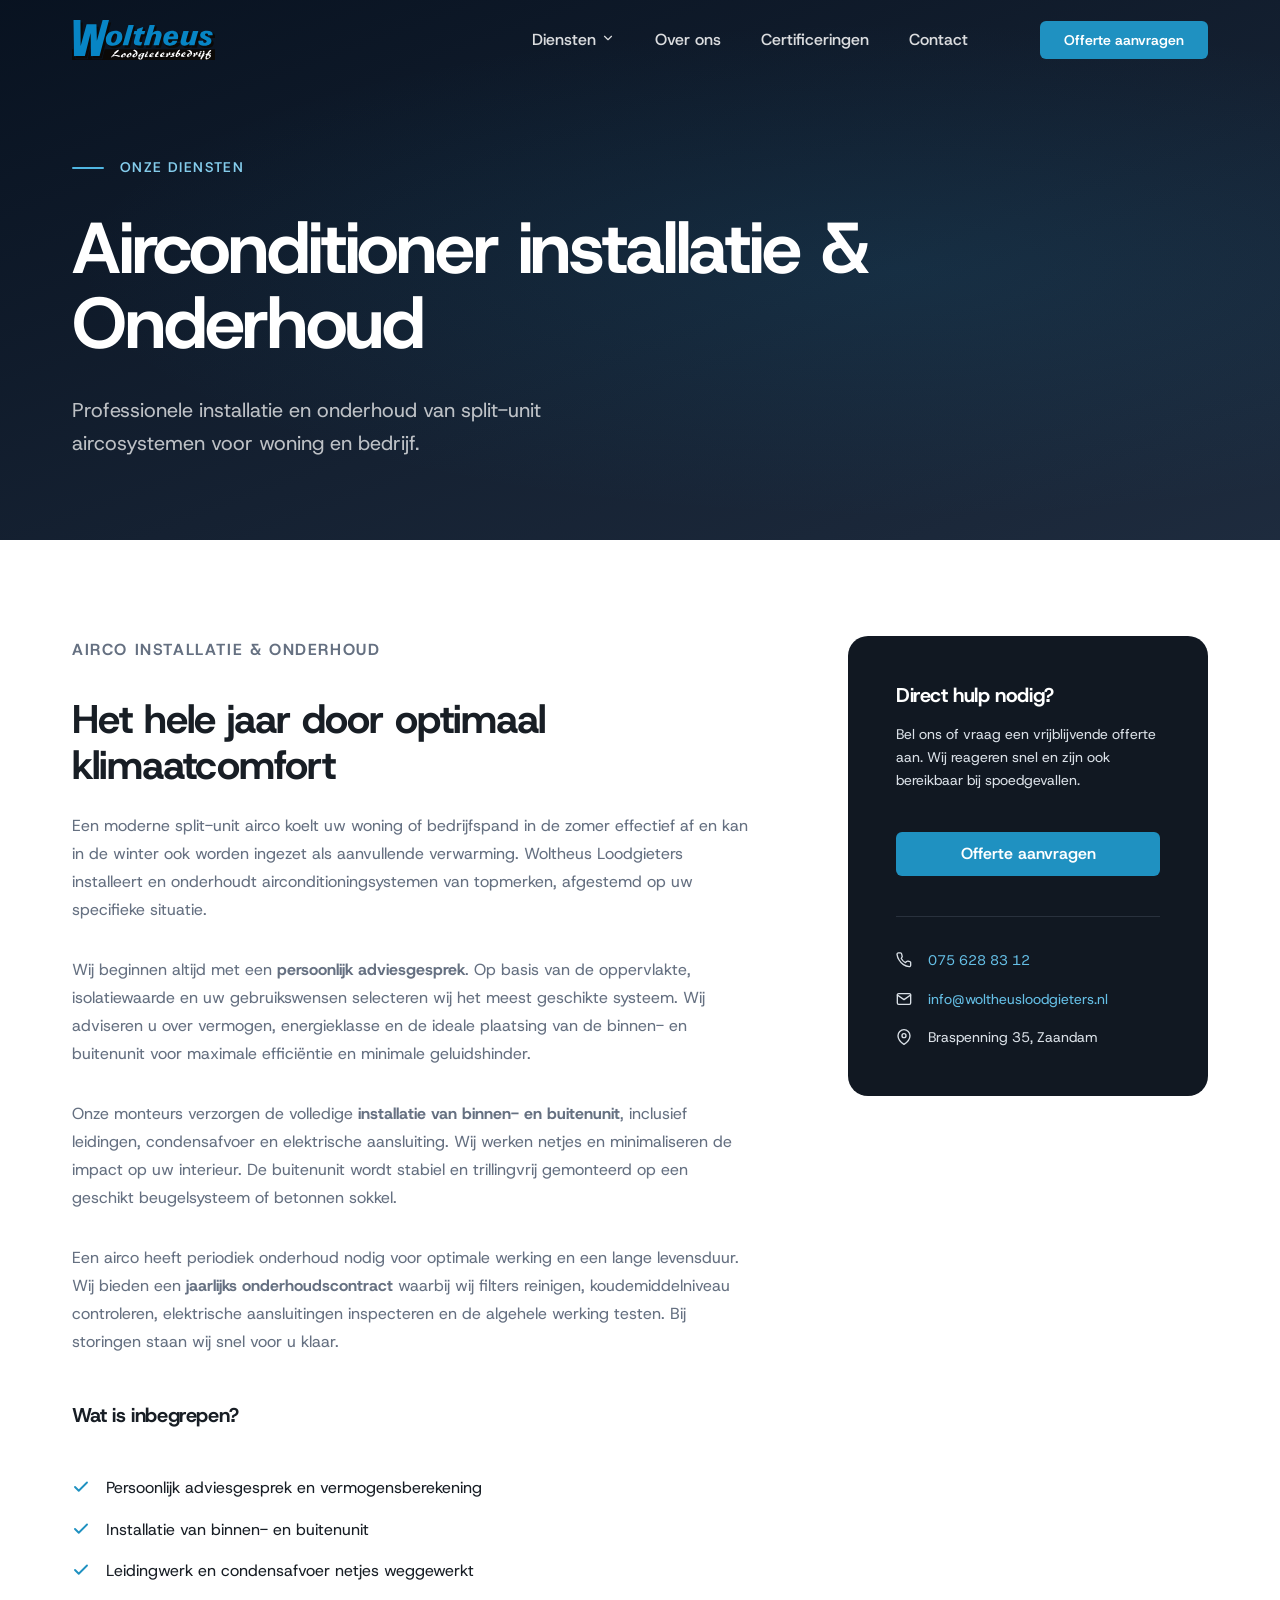
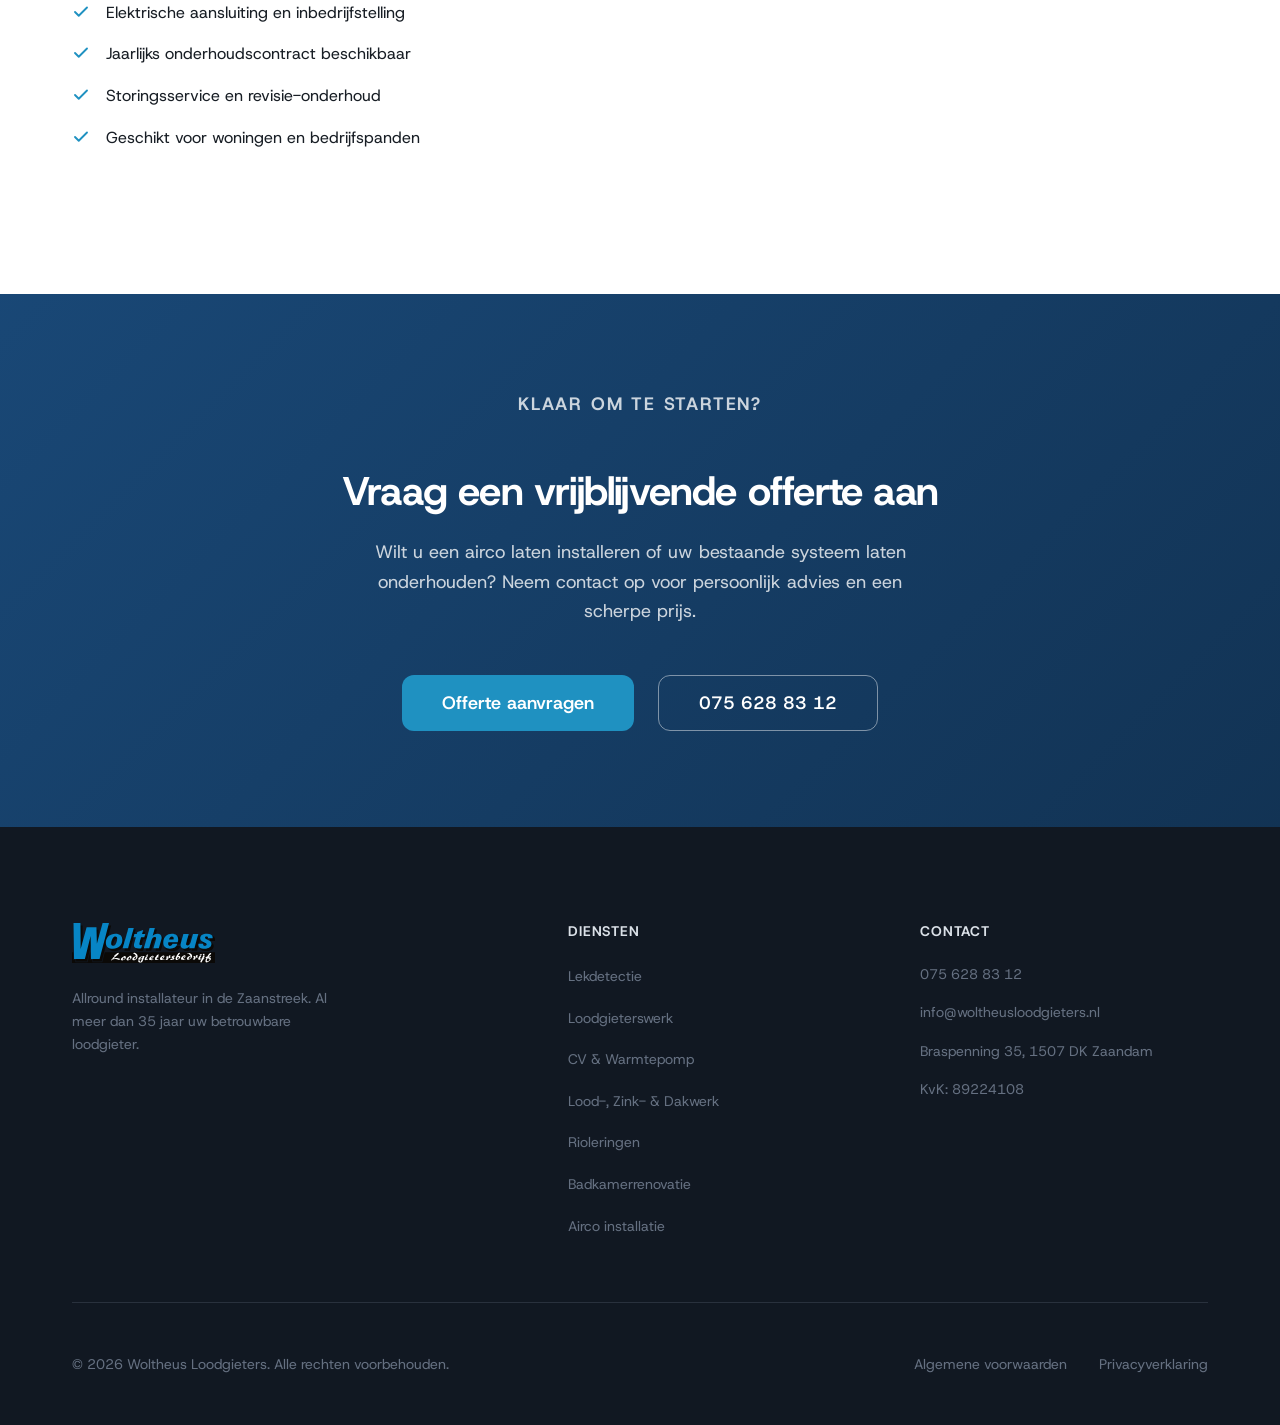
<file: diensten/airco.html>
<!DOCTYPE html>
<html lang="nl" dir="ltr">

<head>
  <meta charset="UTF-8" />
  <meta name="viewport" content="width=device-width, initial-scale=1.0" />
  <title>Airco installatie &amp; Onderhoud – Woltheus Loodgieters Zaandam</title>
  <meta name="description"
    content="Installatie en onderhoud van split-unit airconditioning door Woltheus Loodgieters Zaandam. Voor woning en bedrijf. Onderhoudscontract en storingsservice. Bel 075 628 83 12." />
  <meta name="keywords"
    content="airco installatie Zaandam, split-unit airco, airconditioning woning, airco onderhoud Zaanstreek, airco bedrijf" />

  <!-- Open Graph -->
  <meta property="og:type" content="website" />
  <meta property="og:title" content="Airco installatie &amp; Onderhoud – Woltheus Loodgieters Zaandam" />
  <meta property="og:description"
    content="Installatie en onderhoud van split-unit airconditioningsystemen voor woning en bedrijf in de Zaanstreek." />
  <meta property="og:url" content="https://www.woltheusloodgieters.nl/diensten/airco.html" />

  <!-- Schema.org -->
  <script type="application/ld+json">
  {
    "@context": "https://schema.org",
    "@type": "Service",
    "serviceType": "Airco installatie en onderhoud",
    "provider": {
      "@type": "Plumber",
      "name": "Woltheus Loodgieters",
      "url": "https://www.woltheusloodgieters.nl",
      "telephone": "075-6288312",
      "address": {
        "@type": "PostalAddress",
        "streetAddress": "Braspenning 35",
        "addressLocality": "Zaandam",
        "postalCode": "1507DK",
        "addressCountry": "NL"
      }
    },
    "areaServed": "Zaanstreek",
    "description": "Installatie en onderhoud van split-unit airconditioningsystemen voor woning en bedrijf, inclusief jaarlijks onderhoudscontract en storingsservice."
  }
  </script>

  <!-- Fonts -->
  <link rel="preconnect" href="https://fonts.gstatic.com" crossorigin />
  <link href="https://fonts.googleapis.com/css2?family=Host+Grotesk:wght@300;400;500;600;700&display=swap"
    rel="stylesheet" />
  <link rel="stylesheet" href="../style.css" />

</head>

<body>

  <header class="site-header header--light" id="site-header" role="banner">
    <div class="header-inner container">
      <a href="../index.html" class="header-logo" aria-label="Woltheus Loodgieters – naar de homepage">
        <img src="../images/Woltheus - Logo 2026.svg" alt="Woltheus Loodgieters logo" width="160" height="48" />
      </a>
            <nav class="header-nav" id="main-nav" aria-label="Hoofdnavigatie">
        <ul role="list">
          <li class="nav-item-dropdown">
            <a href="../index.html#diensten" class="nav-link-diensten">
              Diensten
              <svg class="dropdown-icon" viewBox="0 0 24 24" fill="none" stroke="currentColor" stroke-width="2"
                stroke-linecap="round" stroke-linejoin="round">
                <polyline points="6 9 12 15 18 9"></polyline>
              </svg>
            </a>
            <ul class="nav-dropdown" role="list">
              <li><a href="./airco.html">Airconditioning</a></li>
              <li><a href="./badkamerrenovatie.html">Badkamerrenovatie</a></li>
              <li><a href="./cv-warmtepomp.html">CV & Warmtepomp</a></li>
              <li><a href="./dakwerk.html">Dakwerk</a></li>
              <li><a href="./lekdetectie.html">Lekdetectie</a></li>
              <li><a href="./loodgieterswerk.html">Loodgieterswerk</a></li>
              <li><a href="./riolering.html">Riolering</a></li>
            </ul>
          </li>
          <li><a href="../index.html#over">Over ons</a></li>
          <li><a href="../index.html#certificeringen">Certificeringen</a></li>
          <li><a href="../index.html#contact">Contact</a></li>
        </ul>
      </nav>
      <a href="../index.html#contact" class="btn btn-primary header-cta">Offerte aanvragen</a>
      <button class="hamburger" id="hamburger-btn" aria-label="Menu openen" aria-expanded="false"
        aria-controls="main-nav">
        <span></span><span></span><span></span>
      </button>
    </div>
  </header>

  <main id="main-content">

    <section class="page-hero" aria-label="Airco hero">
      <div class="container page-hero-content">
        <p class="page-hero-eyebrow">Onze diensten</p>
        <h1 class="page-hero-title">Airconditioner installatie &amp; Onderhoud</h1>
        <p class="page-hero-sub">Professionele installatie en onderhoud van split-unit aircosystemen voor woning en
          bedrijf.</p>
      </div>
    </section>

    <section class="service-detail" aria-labelledby="service-title">
      <div class="container">
        <div class="service-detail-grid">

          <div class="service-detail-body reveal">
            <p class="section-eyebrow">Airco installatie &amp; Onderhoud</p>
            <h2 id="service-title">Het hele jaar door optimaal klimaatcomfort</h2>
            <p class="service-intro">
              Een moderne split-unit airco koelt uw woning of bedrijfspand in de zomer effectief af en kan in de winter
              ook worden ingezet als aanvullende verwarming. Woltheus Loodgieters installeert en onderhoudt
              airconditioningsystemen van topmerken, afgestemd op uw specifieke situatie.
            </p>
            <p>
              Wij beginnen altijd met een <strong>persoonlijk adviesgesprek</strong>. Op basis van de oppervlakte,
              isolatiewaarde en uw gebruikswensen selecteren wij het meest geschikte systeem. Wij adviseren u over
              vermogen, energieklasse en de ideale plaatsing van de binnen- en buitenunit voor maximale efficiëntie en
              minimale geluidshinder.
            </p>
            <p>
              Onze monteurs verzorgen de volledige <strong>installatie van binnen- en buitenunit</strong>, inclusief
              leidingen, condensafvoer en elektrische aansluiting. Wij werken netjes en minimaliseren de impact op uw
              interieur. De buitenunit wordt stabiel en trillingvrij gemonteerd op een geschikt beugelsysteem of
              betonnen sokkel.
            </p>
            <p>
              Een airco heeft periodiek onderhoud nodig voor optimale werking en een lange levensduur. Wij bieden een
              <strong>jaarlijks onderhoudscontract</strong> waarbij wij filters reinigen, koudemiddelniveau controleren,
              elektrische aansluitingen inspecteren en de algehele werking testen. Bij storingen staan wij snel voor u
              klaar.
            </p>

            <h3 style="margin-top: var(--space-6); margin-bottom: var(--space-3); font-size: var(--font-size-lg);">Wat
              is inbegrepen?</h3>
            <ul class="service-feature-list" role="list">
              <li>
                <svg width="18" height="18" viewBox="0 0 24 24" fill="none" stroke="currentColor" stroke-width="2.5"
                  stroke-linecap="round" stroke-linejoin="round" aria-hidden="true">
                  <polyline points="20 6 9 17 4 12" />
                </svg>
                Persoonlijk adviesgesprek en vermogensberekening
              </li>
              <li>
                <svg width="18" height="18" viewBox="0 0 24 24" fill="none" stroke="currentColor" stroke-width="2.5"
                  stroke-linecap="round" stroke-linejoin="round" aria-hidden="true">
                  <polyline points="20 6 9 17 4 12" />
                </svg>
                Installatie van binnen- en buitenunit
              </li>
              <li>
                <svg width="18" height="18" viewBox="0 0 24 24" fill="none" stroke="currentColor" stroke-width="2.5"
                  stroke-linecap="round" stroke-linejoin="round" aria-hidden="true">
                  <polyline points="20 6 9 17 4 12" />
                </svg>
                Leidingwerk en condensafvoer netjes weggewerkt
              </li>
              <li>
                <svg width="18" height="18" viewBox="0 0 24 24" fill="none" stroke="currentColor" stroke-width="2.5"
                  stroke-linecap="round" stroke-linejoin="round" aria-hidden="true">
                  <polyline points="20 6 9 17 4 12" />
                </svg>
                Elektrische aansluiting en inbedrijfstelling
              </li>
              <li>
                <svg width="18" height="18" viewBox="0 0 24 24" fill="none" stroke="currentColor" stroke-width="2.5"
                  stroke-linecap="round" stroke-linejoin="round" aria-hidden="true">
                  <polyline points="20 6 9 17 4 12" />
                </svg>
                Jaarlijks onderhoudscontract beschikbaar
              </li>
              <li>
                <svg width="18" height="18" viewBox="0 0 24 24" fill="none" stroke="currentColor" stroke-width="2.5"
                  stroke-linecap="round" stroke-linejoin="round" aria-hidden="true">
                  <polyline points="20 6 9 17 4 12" />
                </svg>
                Storingsservice en revisie-onderhoud
              </li>
              <li>
                <svg width="18" height="18" viewBox="0 0 24 24" fill="none" stroke="currentColor" stroke-width="2.5"
                  stroke-linecap="round" stroke-linejoin="round" aria-hidden="true">
                  <polyline points="20 6 9 17 4 12" />
                </svg>
                Geschikt voor woningen en bedrijfspanden
              </li>
            </ul>
          </div>

          <aside class="service-sidebar-card reveal reveal-delay-2" aria-label="Direct contact">
            <h3>Direct hulp nodig?</h3>
            <p>Bel ons of vraag een vrijblijvende offerte aan. Wij reageren snel en zijn ook bereikbaar bij
              spoedgevallen.</p>
            <a href="../index.html#contact" class="btn btn-primary">Offerte aanvragen</a>
            <ul class="sidebar-contact-list" role="list">
              <li>
                <svg width="16" height="16" viewBox="0 0 24 24" fill="none" stroke="currentColor" stroke-width="2"
                  stroke-linecap="round" stroke-linejoin="round" aria-hidden="true">
                  <path
                    d="M22 16.92v3a2 2 0 0 1-2.18 2 19.79 19.79 0 0 1-8.63-3.07A19.5 19.5 0 0 1 4.69 12 19.79 19.79 0 0 1 1.54 3.5 2 2 0 0 1 3.5 1.32h3a2 2 0 0 1 2 1.72c.127.96.361 1.903.7 2.81a2 2 0 0 1-.45 2.11L7.91 9.69a16 16 0 0 0 6.29 6.29l1.76-1.76a2 2 0 0 1 2.11-.45c.907.339 1.85.573 2.81.7A2 2 0 0 1 22 16.92z" />
                </svg>
                <a href="tel:+31756288312">075 628 83 12</a>
              </li>
              <li>
                <svg width="16" height="16" viewBox="0 0 24 24" fill="none" stroke="currentColor" stroke-width="2"
                  stroke-linecap="round" stroke-linejoin="round" aria-hidden="true">
                  <path d="M4 4h16c1.1 0 2 .9 2 2v12c0 1.1-.9 2-2 2H4c-1.1 0-2-.9-2-2V6c0-1.1.9-2 2-2z" />
                  <polyline points="22,6 12,13 2,6" />
                </svg>
                <a href="mailto:info@woltheusloodgieters.nl">info@woltheusloodgieters.nl</a>
              </li>
              <li>
                <svg width="16" height="16" viewBox="0 0 24 24" fill="none" stroke="currentColor" stroke-width="2"
                  stroke-linecap="round" stroke-linejoin="round" aria-hidden="true">
                  <path d="M21 10c0 7-9 13-9 13s-9-6-9-13a9 9 0 0 1 18 0z" />
                  <circle cx="12" cy="10" r="3" />
                </svg>
                <span>Braspenning 35, Zaandam</span>
              </li>
            </ul>
          </aside>

        </div>
      </div>
    </section>

    <section class="service-cta" aria-labelledby="cta-title">
      <div class="container">
        <p class="section-eyebrow section-eyebrow--light">Klaar om te starten?</p>
        <h2 id="cta-title">Vraag een vrijblijvende offerte aan</h2>
        <p>Wilt u een airco laten installeren of uw bestaande systeem laten onderhouden? Neem contact op voor
          persoonlijk advies en een scherpe prijs.</p>
        <div class="service-cta-actions">
          <a href="../index.html#contact" class="btn btn-primary btn-lg">Offerte aanvragen</a>
          <a href="tel:+31756288312" class="btn btn-ghost btn-lg">075 628 83 12</a>
        </div>
      </div>
    </section>

  </main>

  <footer class="site-footer" role="contentinfo">
    <div class="container">
      <div class="footer-grid">
        <div class="footer-brand">
          <a href="../index.html" aria-label="Woltheus Loodgieters – homepage">
            <img src="../images/Woltheus - Logo 2026.svg" alt="Woltheus Loodgieters" width="140" height="42"
              loading="lazy" />
          </a>
          <p class="footer-tagline">Allround installateur in de Zaanstreek. Al meer dan 35 jaar uw betrouwbare
            loodgieter.</p>
        </div>
        <nav class="footer-nav" aria-label="Footer navigatie">
          <h3 class="footer-nav-title">Diensten</h3>
          <ul role="list">
            <li><a href="lekdetectie.html">Lekdetectie</a></li>
            <li><a href="loodgieterswerk.html">Loodgieterswerk</a></li>
            <li><a href="cv-warmtepomp.html">CV &amp; Warmtepomp</a></li>
            <li><a href="dakwerk.html">Lood-, Zink- &amp; Dakwerk</a></li>
            <li><a href="riolering.html">Rioleringen</a></li>
            <li><a href="badkamerrenovatie.html">Badkamerrenovatie</a></li>
            <li><a href="airco.html">Airco installatie</a></li>
          </ul>
        </nav>
        <address class="footer-contact">
          <h3 class="footer-nav-title">Contact</h3>
          <ul role="list">
            <li><a href="tel:+31756288312">075 628 83 12</a></li>
            <li><a href="mailto:info@woltheusloodgieters.nl">info@woltheusloodgieters.nl</a></li>
            <li>Braspenning 35, 1507 DK Zaandam</li>
            <li>KvK: 89224108</li>
          </ul>
        </address>
      </div>
      <div class="footer-bottom">
        <p>&copy; <span id="year"></span> Woltheus Loodgieters. Alle rechten voorbehouden.</p>
        <nav aria-label="Juridische links">
          <ul role="list">
            <li><a href="/uploads/xpICy4kY/AVIC-2016-Techniek-Nederland.pdf">Algemene voorwaarden</a></li>
            <li><a href="/uploads/r7COFJb5/wl-pv2024.pdf">Privacyverklaring</a></li>
          </ul>
        </nav>
      </div>
    </div>
  </footer>

  <script src="../main.js"></script>
</body>

</html>
</file>
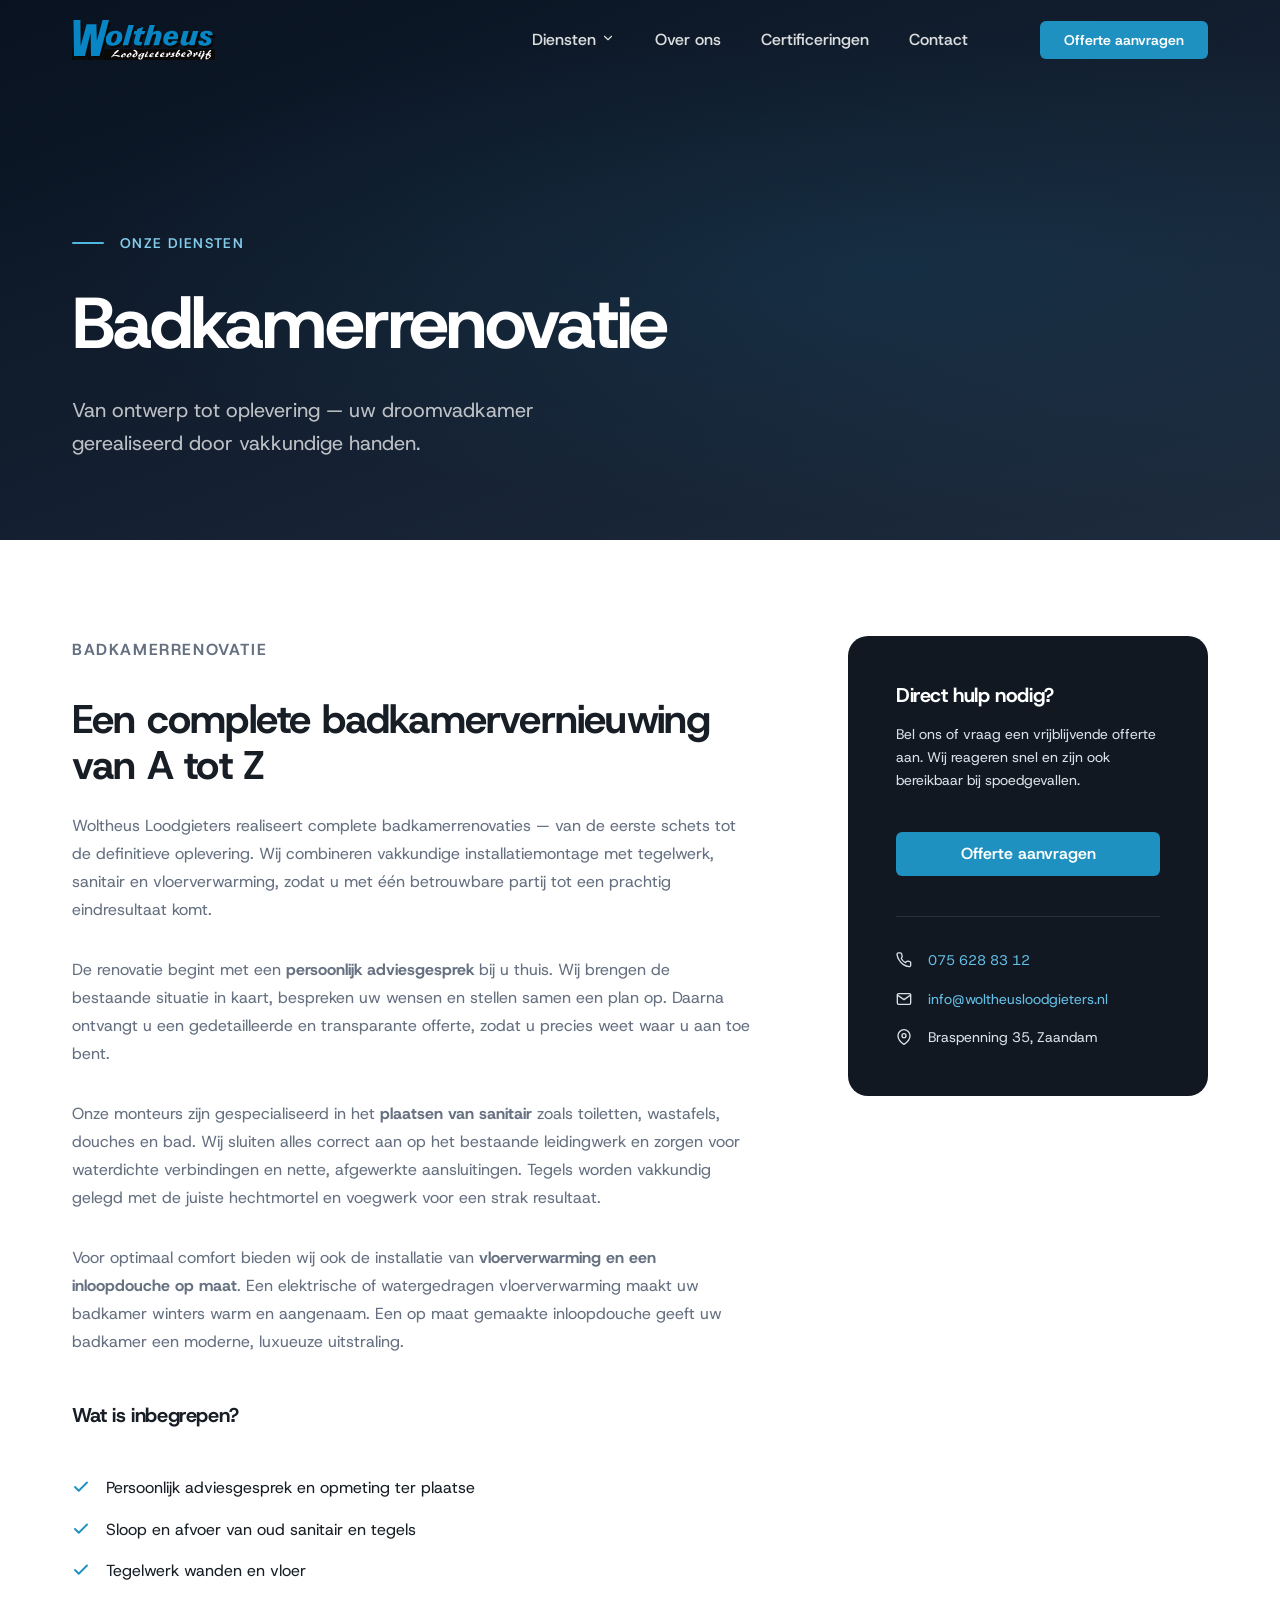
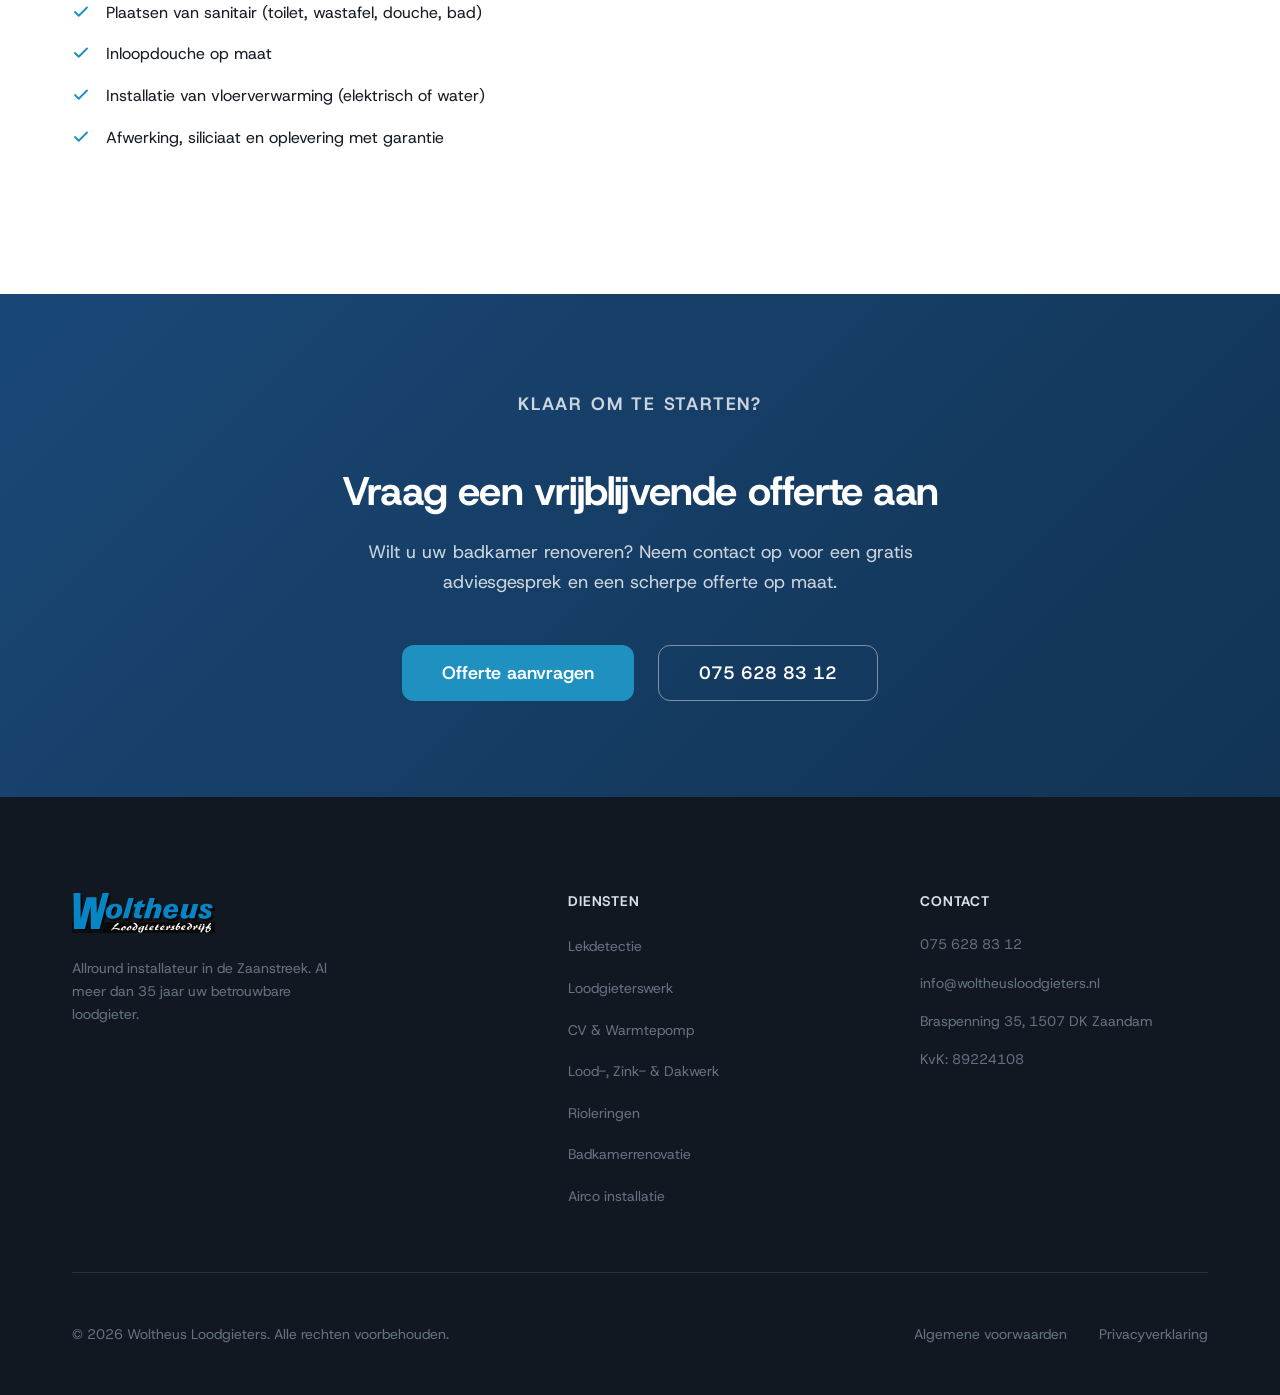
<file: diensten/badkamerrenovatie.html>
<!DOCTYPE html>
<html lang="nl" dir="ltr">

<head>
  <meta charset="UTF-8" />
  <meta name="viewport" content="width=device-width, initial-scale=1.0" />
  <title>Badkamerrenovatie – Woltheus Loodgieters Zaandam</title>
  <meta name="description"
    content="Complete badkamerrenovatie door Woltheus Loodgieters Zaandam. Van ontwerp tot oplevering: tegelen, sanitair, inloopdouche, vloerverwarming en meer. Bel 075 628 83 12." />
  <meta name="keywords"
    content="badkamerrenovatie Zaandam, badkamer verbouwen, inloopdouche installeren, vloerverwarming badkamer, sanitair plaatsen Zaanstreek" />

  <!-- Open Graph -->
  <meta property="og:type" content="website" />
  <meta property="og:title" content="Badkamerrenovatie – Woltheus Loodgieters Zaandam" />
  <meta property="og:description"
    content="Complete badkamervernieuwing van ontwerp tot oplevering in de Zaanstreek. Tegelen, sanitair, douche, bad en vloerverwarming." />
  <meta property="og:url" content="https://www.woltheusloodgieters.nl/diensten/badkamerrenovatie.html" />

  <!-- Schema.org -->
  <script type="application/ld+json">
  {
    "@context": "https://schema.org",
    "@type": "Service",
    "serviceType": "Badkamerrenovatie",
    "provider": {
      "@type": "Plumber",
      "name": "Woltheus Loodgieters",
      "url": "https://www.woltheusloodgieters.nl",
      "telephone": "075-6288312",
      "address": {
        "@type": "PostalAddress",
        "streetAddress": "Braspenning 35",
        "addressLocality": "Zaandam",
        "postalCode": "1507DK",
        "addressCountry": "NL"
      }
    },
    "areaServed": "Zaanstreek",
    "description": "Complete badkamervernieuwing van ontwerp tot oplevering: tegelen, sanitair, douche/bad, vloerverwarming en inloopdouche op maat."
  }
  </script>

  <!-- Fonts -->
  <link rel="preconnect" href="https://fonts.gstatic.com" crossorigin />
  <link href="https://fonts.googleapis.com/css2?family=Host+Grotesk:wght@300;400;500;600;700&display=swap"
    rel="stylesheet" />
  <link rel="stylesheet" href="../style.css" />

</head>

<body>

  <header class="site-header header--light" id="site-header" role="banner">
    <div class="header-inner container">
      <a href="../index.html" class="header-logo" aria-label="Woltheus Loodgieters – naar de homepage">
        <img src="../images/Woltheus - Logo 2026.svg" alt="Woltheus Loodgieters logo" width="160" height="48" />
      </a>
            <nav class="header-nav" id="main-nav" aria-label="Hoofdnavigatie">
        <ul role="list">
          <li class="nav-item-dropdown">
            <a href="../index.html#diensten" class="nav-link-diensten">
              Diensten
              <svg class="dropdown-icon" viewBox="0 0 24 24" fill="none" stroke="currentColor" stroke-width="2"
                stroke-linecap="round" stroke-linejoin="round">
                <polyline points="6 9 12 15 18 9"></polyline>
              </svg>
            </a>
            <ul class="nav-dropdown" role="list">
              <li><a href="./airco.html">Airconditioning</a></li>
              <li><a href="./badkamerrenovatie.html">Badkamerrenovatie</a></li>
              <li><a href="./cv-warmtepomp.html">CV & Warmtepomp</a></li>
              <li><a href="./dakwerk.html">Dakwerk</a></li>
              <li><a href="./lekdetectie.html">Lekdetectie</a></li>
              <li><a href="./loodgieterswerk.html">Loodgieterswerk</a></li>
              <li><a href="./riolering.html">Riolering</a></li>
            </ul>
          </li>
          <li><a href="../index.html#over">Over ons</a></li>
          <li><a href="../index.html#certificeringen">Certificeringen</a></li>
          <li><a href="../index.html#contact">Contact</a></li>
        </ul>
      </nav>
      <a href="../index.html#contact" class="btn btn-primary header-cta">Offerte aanvragen</a>
      <button class="hamburger" id="hamburger-btn" aria-label="Menu openen" aria-expanded="false"
        aria-controls="main-nav">
        <span></span><span></span><span></span>
      </button>
    </div>
  </header>

  <main id="main-content">

    <section class="page-hero" aria-label="Badkamerrenovatie hero">
      <div class="container page-hero-content">
        <p class="page-hero-eyebrow">Onze diensten</p>
        <h1 class="page-hero-title">Badkamerrenovatie</h1>
        <p class="page-hero-sub">Van ontwerp tot oplevering — uw droomvadkamer gerealiseerd door vakkundige handen.</p>
      </div>
    </section>

    <section class="service-detail" aria-labelledby="service-title">
      <div class="container">
        <div class="service-detail-grid">

          <div class="service-detail-body reveal">
            <p class="section-eyebrow">Badkamerrenovatie</p>
            <h2 id="service-title">Een complete badkamervernieuwing van A tot Z</h2>
            <p class="service-intro">
              Woltheus Loodgieters realiseert complete badkamerrenovaties — van de eerste schets tot de definitieve
              oplevering. Wij combineren vakkundige installatiemontage met tegelwerk, sanitair en vloerverwarming, zodat
              u met één betrouwbare partij tot een prachtig eindresultaat komt.
            </p>
            <p>
              De renovatie begint met een <strong>persoonlijk adviesgesprek</strong> bij u thuis. Wij brengen de
              bestaande situatie in kaart, bespreken uw wensen en stellen samen een plan op. Daarna ontvangt u een
              gedetailleerde en transparante offerte, zodat u precies weet waar u aan toe bent.
            </p>
            <p>
              Onze monteurs zijn gespecialiseerd in het <strong>plaatsen van sanitair</strong> zoals toiletten,
              wastafels, douches en bad. Wij sluiten alles correct aan op het bestaande leidingwerk en zorgen voor
              waterdichte verbindingen en nette, afgewerkte aansluitingen. Tegels worden vakkundig gelegd met de juiste
              hechtmortel en voegwerk voor een strak resultaat.
            </p>
            <p>
              Voor optimaal comfort bieden wij ook de installatie van <strong>vloerverwarming en een inloopdouche op
                maat</strong>. Een elektrische of watergedragen vloerverwarming maakt uw badkamer winters warm en
              aangenaam. Een op maat gemaakte inloopdouche geeft uw badkamer een moderne, luxueuze uitstraling.
            </p>

            <h3 style="margin-top: var(--space-6); margin-bottom: var(--space-3); font-size: var(--font-size-lg);">Wat
              is inbegrepen?</h3>
            <ul class="service-feature-list" role="list">
              <li>
                <svg width="18" height="18" viewBox="0 0 24 24" fill="none" stroke="currentColor" stroke-width="2.5"
                  stroke-linecap="round" stroke-linejoin="round" aria-hidden="true">
                  <polyline points="20 6 9 17 4 12" />
                </svg>
                Persoonlijk adviesgesprek en opmeting ter plaatse
              </li>
              <li>
                <svg width="18" height="18" viewBox="0 0 24 24" fill="none" stroke="currentColor" stroke-width="2.5"
                  stroke-linecap="round" stroke-linejoin="round" aria-hidden="true">
                  <polyline points="20 6 9 17 4 12" />
                </svg>
                Sloop en afvoer van oud sanitair en tegels
              </li>
              <li>
                <svg width="18" height="18" viewBox="0 0 24 24" fill="none" stroke="currentColor" stroke-width="2.5"
                  stroke-linecap="round" stroke-linejoin="round" aria-hidden="true">
                  <polyline points="20 6 9 17 4 12" />
                </svg>
                Tegelwerk wanden en vloer
              </li>
              <li>
                <svg width="18" height="18" viewBox="0 0 24 24" fill="none" stroke="currentColor" stroke-width="2.5"
                  stroke-linecap="round" stroke-linejoin="round" aria-hidden="true">
                  <polyline points="20 6 9 17 4 12" />
                </svg>
                Plaatsen van sanitair (toilet, wastafel, douche, bad)
              </li>
              <li>
                <svg width="18" height="18" viewBox="0 0 24 24" fill="none" stroke="currentColor" stroke-width="2.5"
                  stroke-linecap="round" stroke-linejoin="round" aria-hidden="true">
                  <polyline points="20 6 9 17 4 12" />
                </svg>
                Inloopdouche op maat
              </li>
              <li>
                <svg width="18" height="18" viewBox="0 0 24 24" fill="none" stroke="currentColor" stroke-width="2.5"
                  stroke-linecap="round" stroke-linejoin="round" aria-hidden="true">
                  <polyline points="20 6 9 17 4 12" />
                </svg>
                Installatie van vloerverwarming (elektrisch of water)
              </li>
              <li>
                <svg width="18" height="18" viewBox="0 0 24 24" fill="none" stroke="currentColor" stroke-width="2.5"
                  stroke-linecap="round" stroke-linejoin="round" aria-hidden="true">
                  <polyline points="20 6 9 17 4 12" />
                </svg>
                Afwerking, siliciaat en oplevering met garantie
              </li>
            </ul>
          </div>

          <aside class="service-sidebar-card reveal reveal-delay-2" aria-label="Direct contact">
            <h3>Direct hulp nodig?</h3>
            <p>Bel ons of vraag een vrijblijvende offerte aan. Wij reageren snel en zijn ook bereikbaar bij
              spoedgevallen.</p>
            <a href="../index.html#contact" class="btn btn-primary">Offerte aanvragen</a>
            <ul class="sidebar-contact-list" role="list">
              <li>
                <svg width="16" height="16" viewBox="0 0 24 24" fill="none" stroke="currentColor" stroke-width="2"
                  stroke-linecap="round" stroke-linejoin="round" aria-hidden="true">
                  <path
                    d="M22 16.92v3a2 2 0 0 1-2.18 2 19.79 19.79 0 0 1-8.63-3.07A19.5 19.5 0 0 1 4.69 12 19.79 19.79 0 0 1 1.54 3.5 2 2 0 0 1 3.5 1.32h3a2 2 0 0 1 2 1.72c.127.96.361 1.903.7 2.81a2 2 0 0 1-.45 2.11L7.91 9.69a16 16 0 0 0 6.29 6.29l1.76-1.76a2 2 0 0 1 2.11-.45c.907.339 1.85.573 2.81.7A2 2 0 0 1 22 16.92z" />
                </svg>
                <a href="tel:+31756288312">075 628 83 12</a>
              </li>
              <li>
                <svg width="16" height="16" viewBox="0 0 24 24" fill="none" stroke="currentColor" stroke-width="2"
                  stroke-linecap="round" stroke-linejoin="round" aria-hidden="true">
                  <path d="M4 4h16c1.1 0 2 .9 2 2v12c0 1.1-.9 2-2 2H4c-1.1 0-2-.9-2-2V6c0-1.1.9-2 2-2z" />
                  <polyline points="22,6 12,13 2,6" />
                </svg>
                <a href="mailto:info@woltheusloodgieters.nl">info@woltheusloodgieters.nl</a>
              </li>
              <li>
                <svg width="16" height="16" viewBox="0 0 24 24" fill="none" stroke="currentColor" stroke-width="2"
                  stroke-linecap="round" stroke-linejoin="round" aria-hidden="true">
                  <path d="M21 10c0 7-9 13-9 13s-9-6-9-13a9 9 0 0 1 18 0z" />
                  <circle cx="12" cy="10" r="3" />
                </svg>
                <span>Braspenning 35, Zaandam</span>
              </li>
            </ul>
          </aside>

        </div>
      </div>
    </section>

    <section class="service-cta" aria-labelledby="cta-title">
      <div class="container">
        <p class="section-eyebrow section-eyebrow--light">Klaar om te starten?</p>
        <h2 id="cta-title">Vraag een vrijblijvende offerte aan</h2>
        <p>Wilt u uw badkamer renoveren? Neem contact op voor een gratis adviesgesprek en een scherpe offerte op maat.
        </p>
        <div class="service-cta-actions">
          <a href="../index.html#contact" class="btn btn-primary btn-lg">Offerte aanvragen</a>
          <a href="tel:+31756288312" class="btn btn-ghost btn-lg">075 628 83 12</a>
        </div>
      </div>
    </section>

  </main>

  <footer class="site-footer" role="contentinfo">
    <div class="container">
      <div class="footer-grid">
        <div class="footer-brand">
          <a href="../index.html" aria-label="Woltheus Loodgieters – homepage">
            <img src="../images/Woltheus - Logo 2026.svg" alt="Woltheus Loodgieters" width="140" height="42" loading="lazy" />
          </a>
          <p class="footer-tagline">Allround installateur in de Zaanstreek. Al meer dan 35 jaar uw betrouwbare
            loodgieter.</p>
        </div>
        <nav class="footer-nav" aria-label="Footer navigatie">
          <h3 class="footer-nav-title">Diensten</h3>
          <ul role="list">
            <li><a href="lekdetectie.html">Lekdetectie</a></li>
            <li><a href="loodgieterswerk.html">Loodgieterswerk</a></li>
            <li><a href="cv-warmtepomp.html">CV &amp; Warmtepomp</a></li>
            <li><a href="dakwerk.html">Lood-, Zink- &amp; Dakwerk</a></li>
            <li><a href="riolering.html">Rioleringen</a></li>
            <li><a href="badkamerrenovatie.html">Badkamerrenovatie</a></li>
            <li><a href="airco.html">Airco installatie</a></li>
          </ul>
        </nav>
        <address class="footer-contact">
          <h3 class="footer-nav-title">Contact</h3>
          <ul role="list">
            <li><a href="tel:+31756288312">075 628 83 12</a></li>
            <li><a href="mailto:info@woltheusloodgieters.nl">info@woltheusloodgieters.nl</a></li>
            <li>Braspenning 35, 1507 DK Zaandam</li>
            <li>KvK: 89224108</li>
          </ul>
        </address>
      </div>
      <div class="footer-bottom">
        <p>&copy; <span id="year"></span> Woltheus Loodgieters. Alle rechten voorbehouden.</p>
        <nav aria-label="Juridische links">
          <ul role="list">
            <li><a href="/uploads/xpICy4kY/AVIC-2016-Techniek-Nederland.pdf">Algemene voorwaarden</a></li>
            <li><a href="/uploads/r7COFJb5/wl-pv2024.pdf">Privacyverklaring</a></li>
          </ul>
        </nav>
      </div>
    </div>
  </footer>

  <script src="../main.js"></script>
</body>

</html>
</file>
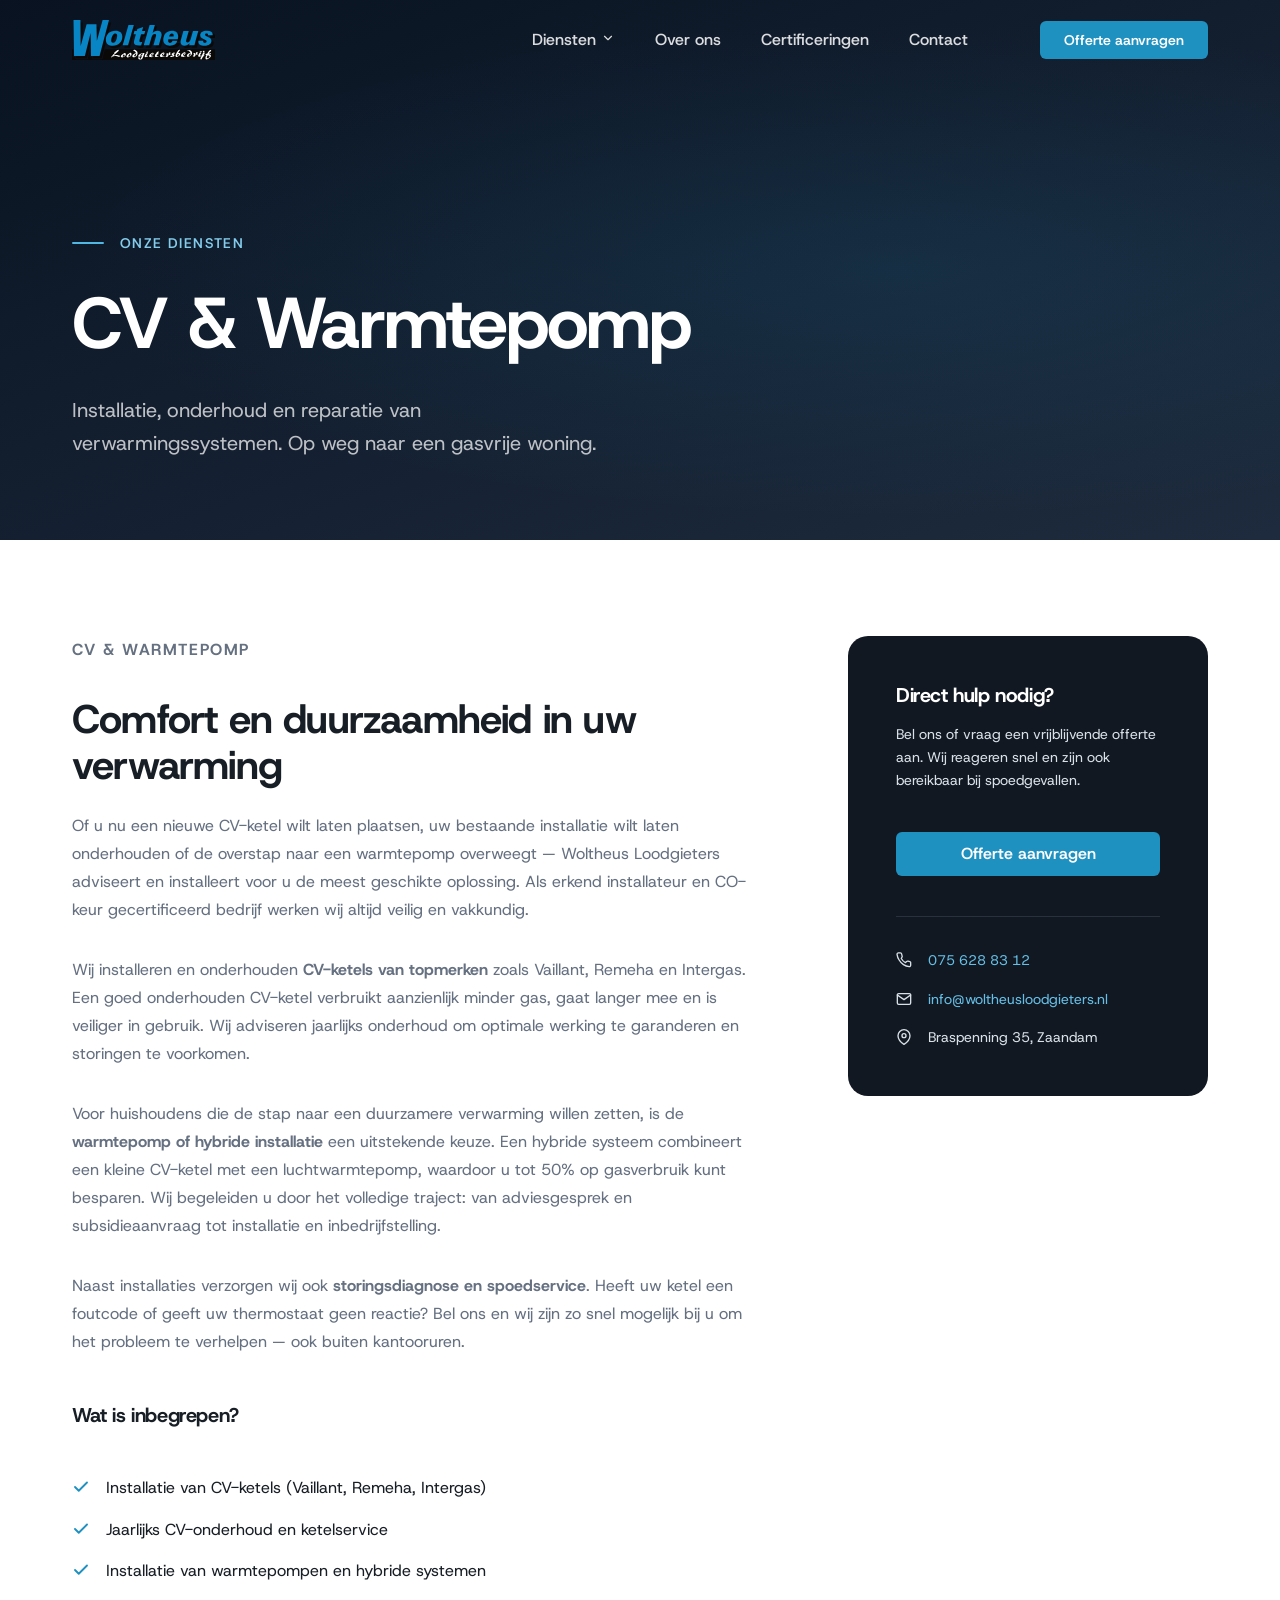
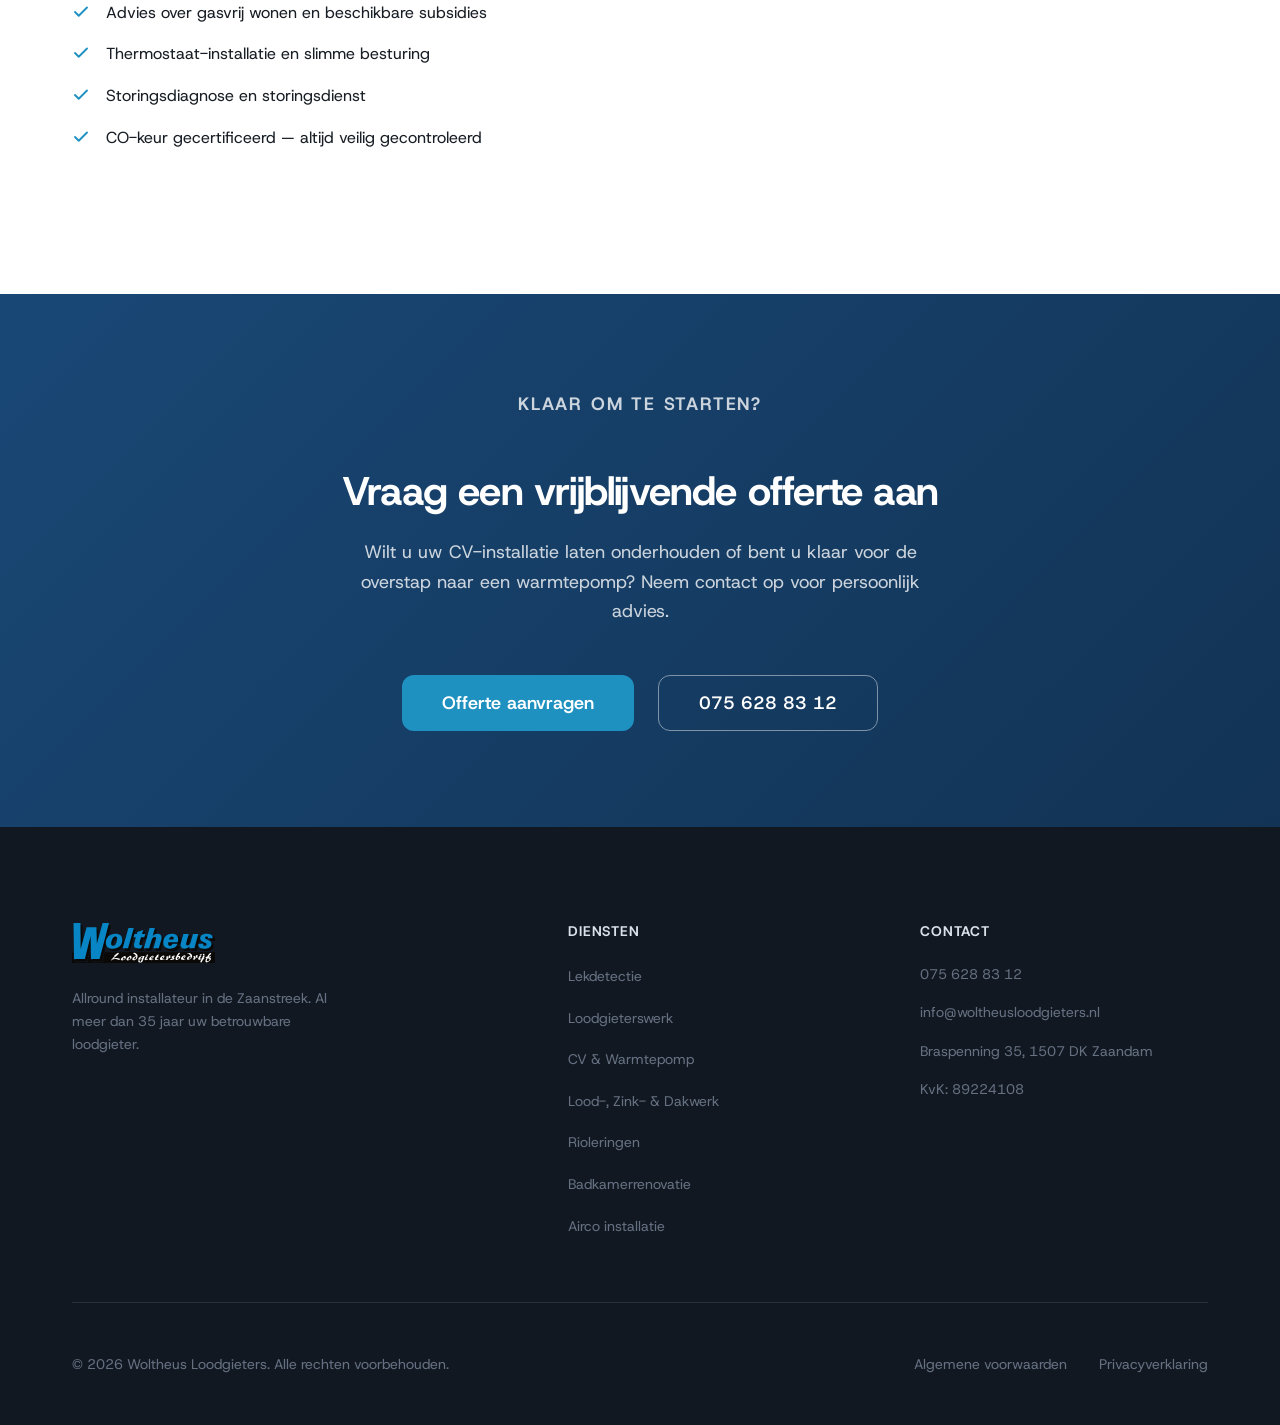
<file: diensten/cv-warmtepomp.html>
<!DOCTYPE html>
<html lang="nl" dir="ltr">

<head>
  <meta charset="UTF-8" />
  <meta name="viewport" content="width=device-width, initial-scale=1.0" />
  <title>CV &amp; Warmtepomp – Woltheus Loodgieters Zaandam</title>
  <meta name="description"
    content="Installatie, onderhoud en reparatie van CV-ketels, hybride installaties en warmtepompen door Woltheus Loodgieters Zaandam. Advies over gasvrij wonen. Bel 075 628 83 12." />
  <meta name="keywords"
    content="CV ketel Zaandam, warmtepomp installatie, hybride installatie, gasvrij wonen, CV onderhoud Zaanstreek" />

  <!-- Open Graph -->
  <meta property="og:type" content="website" />
  <meta property="og:title" content="CV &amp; Warmtepomp – Woltheus Loodgieters Zaandam" />
  <meta property="og:description"
    content="Installatie en onderhoud van CV-ketels, hybride installaties en warmtepompen. Advies over gasvrij wonen in de Zaanstreek." />
  <meta property="og:url" content="https://www.woltheusloodgieters.nl/diensten/cv-warmtepomp.html" />

  <!-- Schema.org -->
  <script type="application/ld+json">
  {
    "@context": "https://schema.org",
    "@type": "Service",
    "serviceType": "CV en Warmtepomp installatie",
    "provider": {
      "@type": "Plumber",
      "name": "Woltheus Loodgieters",
      "url": "https://www.woltheusloodgieters.nl",
      "telephone": "075-6288312",
      "address": {
        "@type": "PostalAddress",
        "streetAddress": "Braspenning 35",
        "addressLocality": "Zaandam",
        "postalCode": "1507DK",
        "addressCountry": "NL"
      }
    },
    "areaServed": "Zaanstreek",
    "description": "Installatie, onderhoud en reparatie van CV-ketels, hybride installaties en warmtepompen. Advies over gasvrij wonen."
  }
  </script>

  <!-- Fonts -->
  <link rel="preconnect" href="https://fonts.gstatic.com" crossorigin />
  <link href="https://fonts.googleapis.com/css2?family=Host+Grotesk:wght@300;400;500;600;700&display=swap"
    rel="stylesheet" />
  <link rel="stylesheet" href="../style.css" />

</head>

<body>

  <header class="site-header header--light" id="site-header" role="banner">
    <div class="header-inner container">
      <a href="../index.html" class="header-logo" aria-label="Woltheus Loodgieters – naar de homepage">
        <img src="../images/Woltheus - Logo 2026.svg" alt="Woltheus Loodgieters logo" width="160" height="48" />
      </a>
            <nav class="header-nav" id="main-nav" aria-label="Hoofdnavigatie">
        <ul role="list">
          <li class="nav-item-dropdown">
            <a href="../index.html#diensten" class="nav-link-diensten">
              Diensten
              <svg class="dropdown-icon" viewBox="0 0 24 24" fill="none" stroke="currentColor" stroke-width="2"
                stroke-linecap="round" stroke-linejoin="round">
                <polyline points="6 9 12 15 18 9"></polyline>
              </svg>
            </a>
            <ul class="nav-dropdown" role="list">
              <li><a href="./airco.html">Airconditioning</a></li>
              <li><a href="./badkamerrenovatie.html">Badkamerrenovatie</a></li>
              <li><a href="./cv-warmtepomp.html">CV & Warmtepomp</a></li>
              <li><a href="./dakwerk.html">Dakwerk</a></li>
              <li><a href="./lekdetectie.html">Lekdetectie</a></li>
              <li><a href="./loodgieterswerk.html">Loodgieterswerk</a></li>
              <li><a href="./riolering.html">Riolering</a></li>
            </ul>
          </li>
          <li><a href="../index.html#over">Over ons</a></li>
          <li><a href="../index.html#certificeringen">Certificeringen</a></li>
          <li><a href="../index.html#contact">Contact</a></li>
        </ul>
      </nav>
      <a href="../index.html#contact" class="btn btn-primary header-cta">Offerte aanvragen</a>
      <button class="hamburger" id="hamburger-btn" aria-label="Menu openen" aria-expanded="false"
        aria-controls="main-nav">
        <span></span><span></span><span></span>
      </button>
    </div>
  </header>

  <main id="main-content">

    <section class="page-hero" aria-label="CV en Warmtepomp hero">
      <div class="container page-hero-content">
        <p class="page-hero-eyebrow">Onze diensten</p>
        <h1 class="page-hero-title">CV &amp; Warmtepomp</h1>
        <p class="page-hero-sub">Installatie, onderhoud en reparatie van verwarmingssystemen. Op weg naar een gasvrije
          woning.</p>
      </div>
    </section>

    <section class="service-detail" aria-labelledby="service-title">
      <div class="container">
        <div class="service-detail-grid">

          <div class="service-detail-body reveal">
            <p class="section-eyebrow">CV &amp; Warmtepomp</p>
            <h2 id="service-title">Comfort en duurzaamheid in uw verwarming</h2>
            <p class="service-intro">
              Of u nu een nieuwe CV-ketel wilt laten plaatsen, uw bestaande installatie wilt laten onderhouden of de
              overstap naar een warmtepomp overweegt — Woltheus Loodgieters adviseert en installeert voor u de meest
              geschikte oplossing. Als erkend installateur en CO-keur gecertificeerd bedrijf werken wij altijd veilig en
              vakkundig.
            </p>
            <p>
              Wij installeren en onderhouden <strong>CV-ketels van topmerken</strong> zoals Vaillant, Remeha en
              Intergas. Een goed onderhouden CV-ketel verbruikt aanzienlijk minder gas, gaat langer mee en is veiliger
              in gebruik. Wij adviseren jaarlijks onderhoud om optimale werking te garanderen en storingen te voorkomen.
            </p>
            <p>
              Voor huishoudens die de stap naar een duurzamere verwarming willen zetten, is de <strong>warmtepomp of
                hybride installatie</strong> een uitstekende keuze. Een hybride systeem combineert een kleine CV-ketel
              met een luchtwarmtepomp, waardoor u tot 50% op gasverbruik kunt besparen. Wij begeleiden u door het
              volledige traject: van adviesgesprek en subsidieaanvraag tot installatie en inbedrijfstelling.
            </p>
            <p>
              Naast installaties verzorgen wij ook <strong>storingsdiagnose en spoedservice</strong>. Heeft uw ketel een
              foutcode of geeft uw thermostaat geen reactie? Bel ons en wij zijn zo snel mogelijk bij u om het probleem
              te verhelpen — ook buiten kantooruren.
            </p>

            <h3 style="margin-top: var(--space-6); margin-bottom: var(--space-3); font-size: var(--font-size-lg);">Wat
              is inbegrepen?</h3>
            <ul class="service-feature-list" role="list">
              <li>
                <svg width="18" height="18" viewBox="0 0 24 24" fill="none" stroke="currentColor" stroke-width="2.5"
                  stroke-linecap="round" stroke-linejoin="round" aria-hidden="true">
                  <polyline points="20 6 9 17 4 12" />
                </svg>
                Installatie van CV-ketels (Vaillant, Remeha, Intergas)
              </li>
              <li>
                <svg width="18" height="18" viewBox="0 0 24 24" fill="none" stroke="currentColor" stroke-width="2.5"
                  stroke-linecap="round" stroke-linejoin="round" aria-hidden="true">
                  <polyline points="20 6 9 17 4 12" />
                </svg>
                Jaarlijks CV-onderhoud en ketelservice
              </li>
              <li>
                <svg width="18" height="18" viewBox="0 0 24 24" fill="none" stroke="currentColor" stroke-width="2.5"
                  stroke-linecap="round" stroke-linejoin="round" aria-hidden="true">
                  <polyline points="20 6 9 17 4 12" />
                </svg>
                Installatie van warmtepompen en hybride systemen
              </li>
              <li>
                <svg width="18" height="18" viewBox="0 0 24 24" fill="none" stroke="currentColor" stroke-width="2.5"
                  stroke-linecap="round" stroke-linejoin="round" aria-hidden="true">
                  <polyline points="20 6 9 17 4 12" />
                </svg>
                Advies over gasvrij wonen en beschikbare subsidies
              </li>
              <li>
                <svg width="18" height="18" viewBox="0 0 24 24" fill="none" stroke="currentColor" stroke-width="2.5"
                  stroke-linecap="round" stroke-linejoin="round" aria-hidden="true">
                  <polyline points="20 6 9 17 4 12" />
                </svg>
                Thermostaat-installatie en slimme besturing
              </li>
              <li>
                <svg width="18" height="18" viewBox="0 0 24 24" fill="none" stroke="currentColor" stroke-width="2.5"
                  stroke-linecap="round" stroke-linejoin="round" aria-hidden="true">
                  <polyline points="20 6 9 17 4 12" />
                </svg>
                Storingsdiagnose en storingsdienst
              </li>
              <li>
                <svg width="18" height="18" viewBox="0 0 24 24" fill="none" stroke="currentColor" stroke-width="2.5"
                  stroke-linecap="round" stroke-linejoin="round" aria-hidden="true">
                  <polyline points="20 6 9 17 4 12" />
                </svg>
                CO-keur gecertificeerd — altijd veilig gecontroleerd
              </li>
            </ul>
          </div>

          <aside class="service-sidebar-card reveal reveal-delay-2" aria-label="Direct contact">
            <h3>Direct hulp nodig?</h3>
            <p>Bel ons of vraag een vrijblijvende offerte aan. Wij reageren snel en zijn ook bereikbaar bij
              spoedgevallen.</p>
            <a href="../index.html#contact" class="btn btn-primary">Offerte aanvragen</a>
            <ul class="sidebar-contact-list" role="list">
              <li>
                <svg width="16" height="16" viewBox="0 0 24 24" fill="none" stroke="currentColor" stroke-width="2"
                  stroke-linecap="round" stroke-linejoin="round" aria-hidden="true">
                  <path
                    d="M22 16.92v3a2 2 0 0 1-2.18 2 19.79 19.79 0 0 1-8.63-3.07A19.5 19.5 0 0 1 4.69 12 19.79 19.79 0 0 1 1.54 3.5 2 2 0 0 1 3.5 1.32h3a2 2 0 0 1 2 1.72c.127.96.361 1.903.7 2.81a2 2 0 0 1-.45 2.11L7.91 9.69a16 16 0 0 0 6.29 6.29l1.76-1.76a2 2 0 0 1 2.11-.45c.907.339 1.85.573 2.81.7A2 2 0 0 1 22 16.92z" />
                </svg>
                <a href="tel:+31756288312">075 628 83 12</a>
              </li>
              <li>
                <svg width="16" height="16" viewBox="0 0 24 24" fill="none" stroke="currentColor" stroke-width="2"
                  stroke-linecap="round" stroke-linejoin="round" aria-hidden="true">
                  <path d="M4 4h16c1.1 0 2 .9 2 2v12c0 1.1-.9 2-2 2H4c-1.1 0-2-.9-2-2V6c0-1.1.9-2 2-2z" />
                  <polyline points="22,6 12,13 2,6" />
                </svg>
                <a href="mailto:info@woltheusloodgieters.nl">info@woltheusloodgieters.nl</a>
              </li>
              <li>
                <svg width="16" height="16" viewBox="0 0 24 24" fill="none" stroke="currentColor" stroke-width="2"
                  stroke-linecap="round" stroke-linejoin="round" aria-hidden="true">
                  <path d="M21 10c0 7-9 13-9 13s-9-6-9-13a9 9 0 0 1 18 0z" />
                  <circle cx="12" cy="10" r="3" />
                </svg>
                <span>Braspenning 35, Zaandam</span>
              </li>
            </ul>
          </aside>

        </div>
      </div>
    </section>

    <section class="service-cta" aria-labelledby="cta-title">
      <div class="container">
        <p class="section-eyebrow section-eyebrow--light">Klaar om te starten?</p>
        <h2 id="cta-title">Vraag een vrijblijvende offerte aan</h2>
        <p>Wilt u uw CV-installatie laten onderhouden of bent u klaar voor de overstap naar een warmtepomp? Neem contact
          op voor persoonlijk advies.</p>
        <div class="service-cta-actions">
          <a href="../index.html#contact" class="btn btn-primary btn-lg">Offerte aanvragen</a>
          <a href="tel:+31756288312" class="btn btn-ghost btn-lg">075 628 83 12</a>
        </div>
      </div>
    </section>

  </main>

  <footer class="site-footer" role="contentinfo">
    <div class="container">
      <div class="footer-grid">
        <div class="footer-brand">
          <a href="../index.html" aria-label="Woltheus Loodgieters – homepage">
            <img src="../images/Woltheus - Logo 2026.svg" alt="Woltheus Loodgieters" width="140" height="42" loading="lazy" />
          </a>
          <p class="footer-tagline">Allround installateur in de Zaanstreek. Al meer dan 35 jaar uw betrouwbare
            loodgieter.</p>
        </div>
        <nav class="footer-nav" aria-label="Footer navigatie">
          <h3 class="footer-nav-title">Diensten</h3>
          <ul role="list">
            <li><a href="lekdetectie.html">Lekdetectie</a></li>
            <li><a href="loodgieterswerk.html">Loodgieterswerk</a></li>
            <li><a href="cv-warmtepomp.html">CV &amp; Warmtepomp</a></li>
            <li><a href="dakwerk.html">Lood-, Zink- &amp; Dakwerk</a></li>
            <li><a href="riolering.html">Rioleringen</a></li>
            <li><a href="badkamerrenovatie.html">Badkamerrenovatie</a></li>
            <li><a href="airco.html">Airco installatie</a></li>
          </ul>
        </nav>
        <address class="footer-contact">
          <h3 class="footer-nav-title">Contact</h3>
          <ul role="list">
            <li><a href="tel:+31756288312">075 628 83 12</a></li>
            <li><a href="mailto:info@woltheusloodgieters.nl">info@woltheusloodgieters.nl</a></li>
            <li>Braspenning 35, 1507 DK Zaandam</li>
            <li>KvK: 89224108</li>
          </ul>
        </address>
      </div>
      <div class="footer-bottom">
        <p>&copy; <span id="year"></span> Woltheus Loodgieters. Alle rechten voorbehouden.</p>
        <nav aria-label="Juridische links">
          <ul role="list">
            <li><a href="/uploads/xpICy4kY/AVIC-2016-Techniek-Nederland.pdf">Algemene voorwaarden</a></li>
            <li><a href="/uploads/r7COFJb5/wl-pv2024.pdf">Privacyverklaring</a></li>
          </ul>
        </nav>
      </div>
    </div>
  </footer>

  <script src="../main.js"></script>
</body>

</html>
</file>
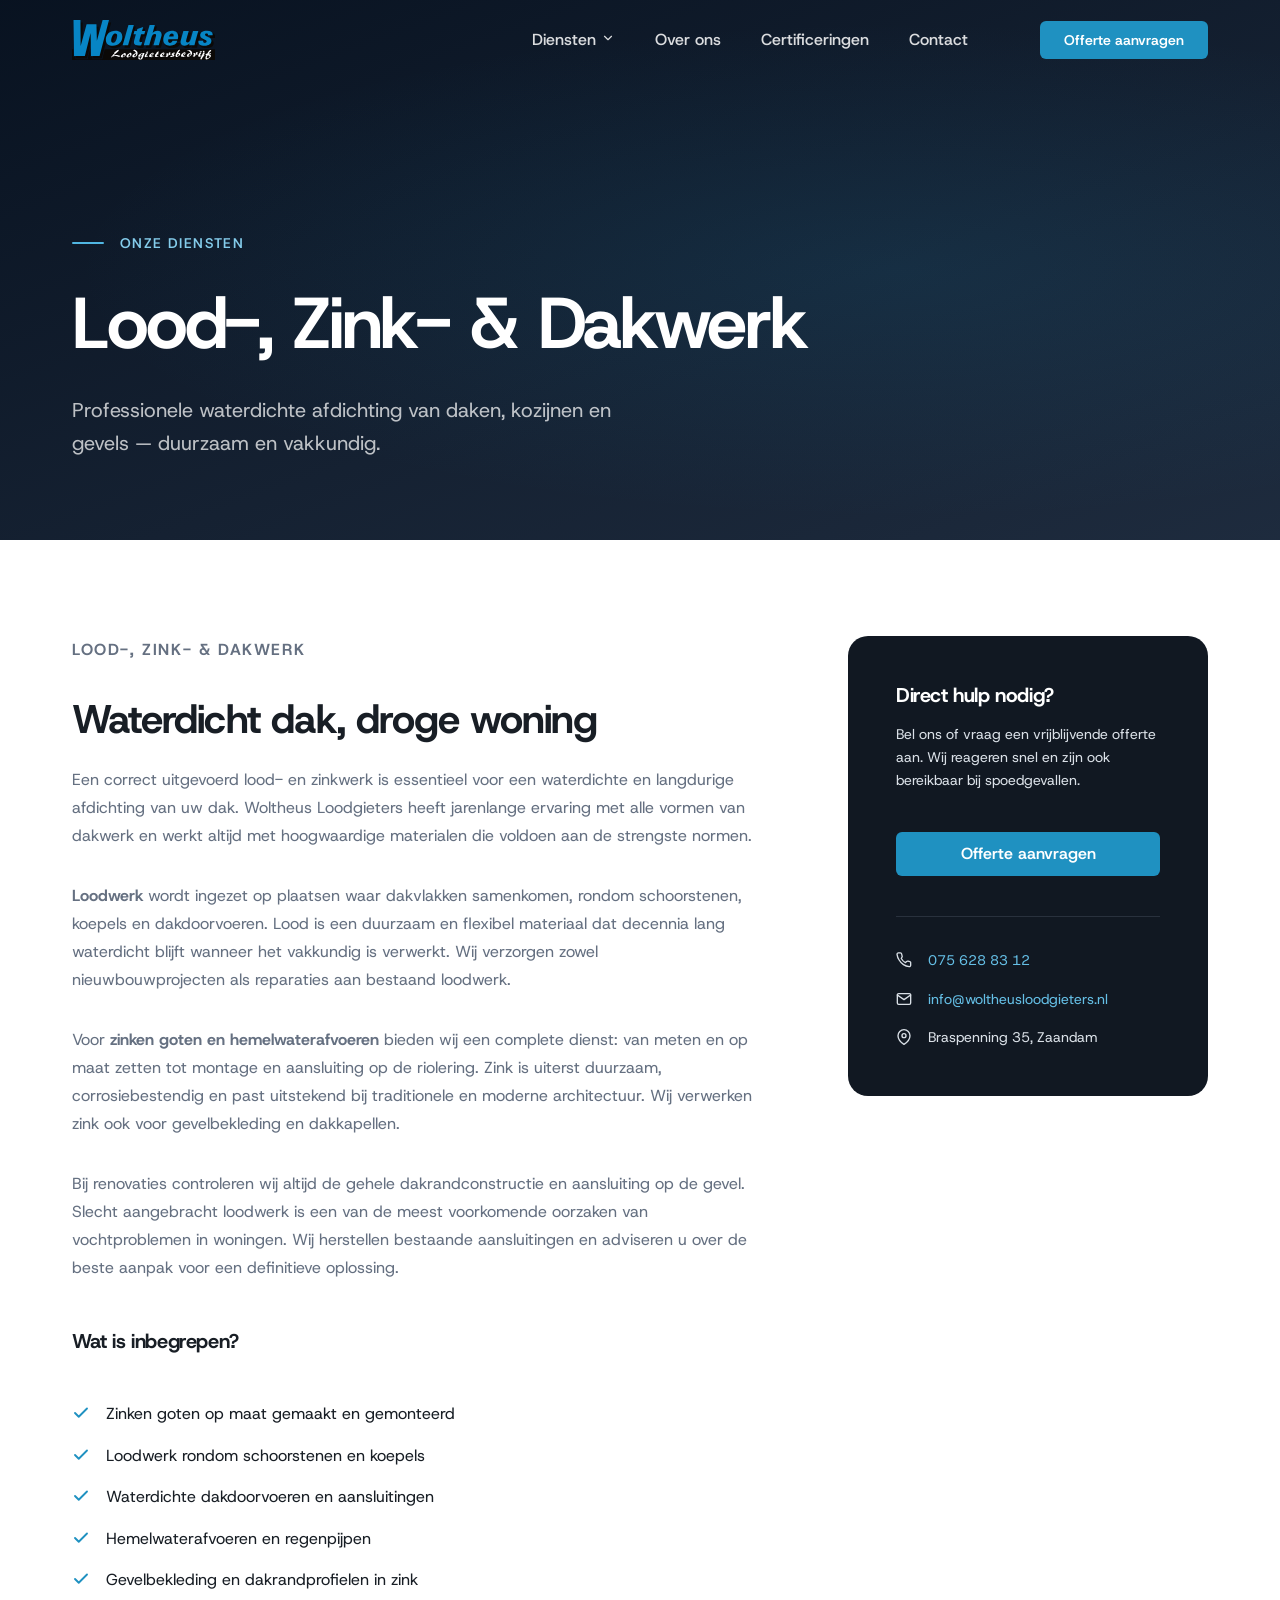
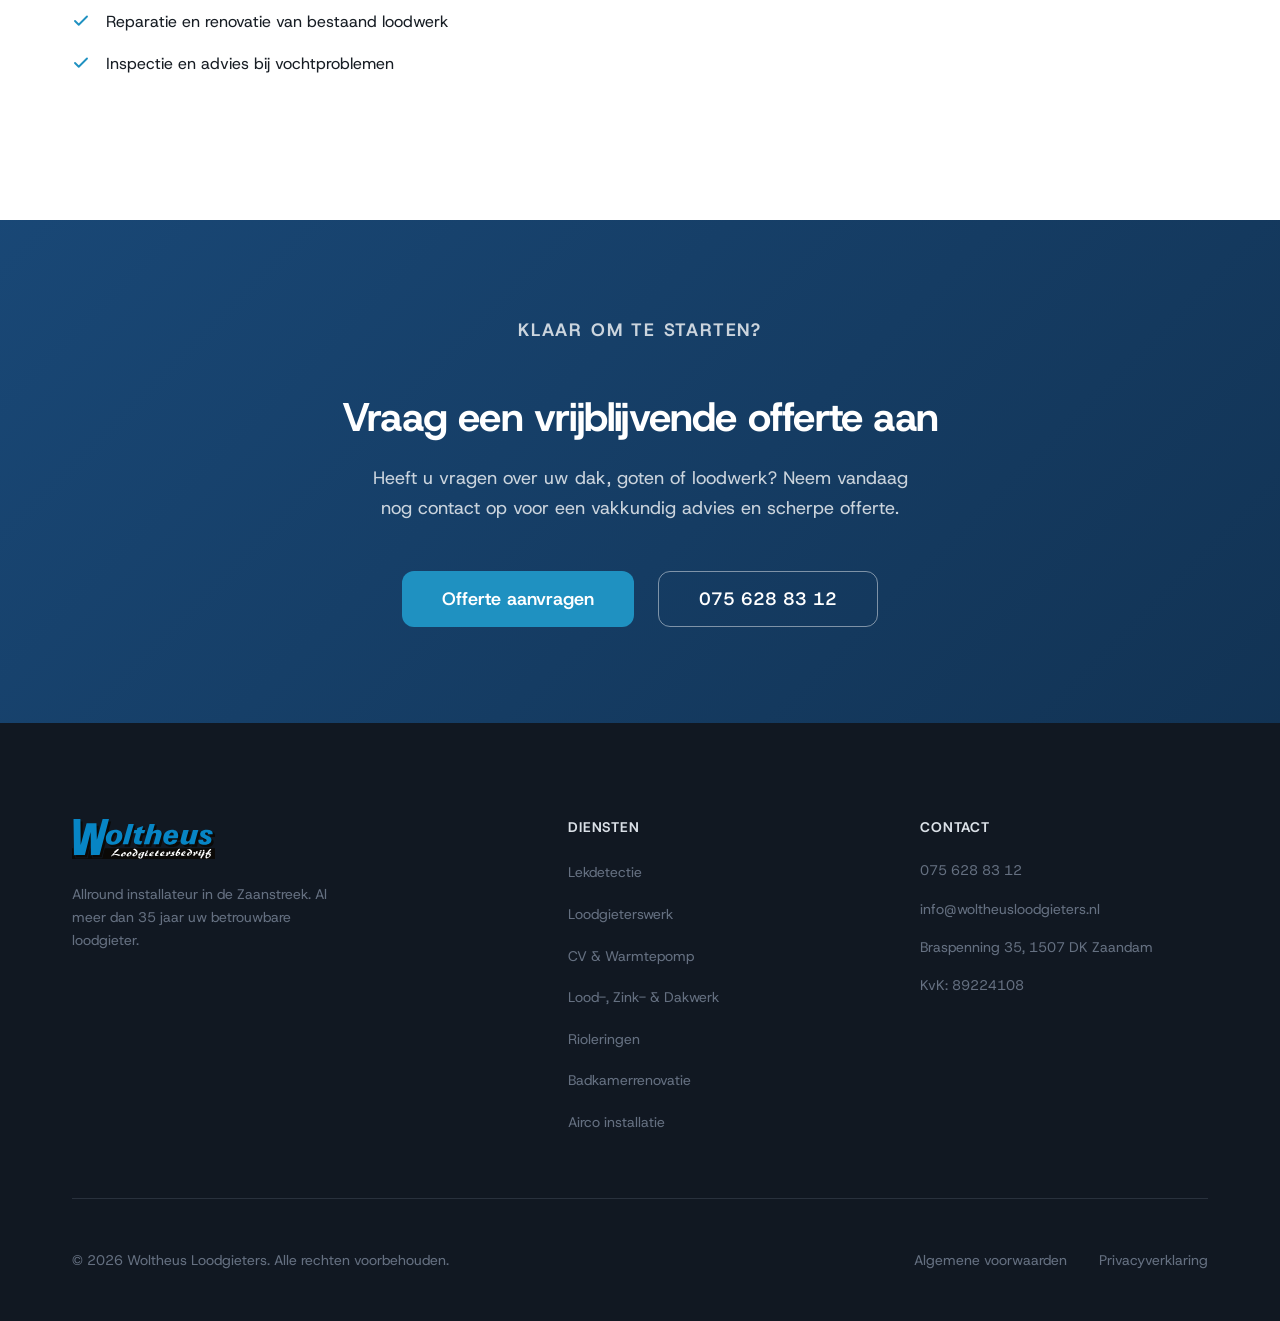
<file: diensten/dakwerk.html>
<!DOCTYPE html>
<html lang="nl" dir="ltr">

<head>
  <meta charset="UTF-8" />
  <meta name="viewport" content="width=device-width, initial-scale=1.0" />
  <title>Lood-, Zink- &amp; Dakwerk – Woltheus Loodgieters Zaandam</title>
  <meta name="description"
    content="Professioneel lood- en zinkwerk voor waterdichte afdichting van daken, kozijnen en gevels door Woltheus Loodgieters Zaandam. Zinken goten, loodwerk schoorstenen. Bel 075 628 83 12." />
  <meta name="keywords"
    content="dakwerk Zaandam, loodwerk schoorsteen, zinken goten, dakdoorvoer, waterdicht dak Zaanstreek" />

  <!-- Open Graph -->
  <meta property="og:type" content="website" />
  <meta property="og:title" content="Lood-, Zink- &amp; Dakwerk – Woltheus Loodgieters Zaandam" />
  <meta property="og:description"
    content="Professioneel lood- en zinkwerk voor waterdichte afdichting van daken, kozijnen en gevels in de Zaanstreek." />
  <meta property="og:url" content="https://www.woltheusloodgieters.nl/diensten/dakwerk.html" />

  <!-- Schema.org -->
  <script type="application/ld+json">
  {
    "@context": "https://schema.org",
    "@type": "Service",
    "serviceType": "Lood-, Zink- en Dakwerk",
    "provider": {
      "@type": "Plumber",
      "name": "Woltheus Loodgieters",
      "url": "https://www.woltheusloodgieters.nl",
      "telephone": "075-6288312",
      "address": {
        "@type": "PostalAddress",
        "streetAddress": "Braspenning 35",
        "addressLocality": "Zaandam",
        "postalCode": "1507DK",
        "addressCountry": "NL"
      }
    },
    "areaServed": "Zaanstreek",
    "description": "Professioneel lood- en zinkwerk voor waterdichte afdichting van daken, kozijnen en gevels."
  }
  </script>

  <!-- Fonts -->
  <link rel="preconnect" href="https://fonts.gstatic.com" crossorigin />
  <link href="https://fonts.googleapis.com/css2?family=Host+Grotesk:wght@300;400;500;600;700&display=swap"
    rel="stylesheet" />
  <link rel="stylesheet" href="../style.css" />

</head>

<body>

  <header class="site-header header--light" id="site-header" role="banner">
    <div class="header-inner container">
      <a href="../index.html" class="header-logo" aria-label="Woltheus Loodgieters – naar de homepage">
        <img src="../images/Woltheus - Logo 2026.svg" alt="Woltheus Loodgieters logo" width="160" height="48" />
      </a>
      <nav class="header-nav" id="main-nav" aria-label="Hoofdnavigatie">
        <ul role="list">
          <li class="nav-item-dropdown">
            <a href="../index.html#diensten" class="nav-link-diensten">
              Diensten
              <svg class="dropdown-icon" viewBox="0 0 24 24" fill="none" stroke="currentColor" stroke-width="2"
                stroke-linecap="round" stroke-linejoin="round">
                <polyline points="6 9 12 15 18 9"></polyline>
              </svg>
            </a>
            <ul class="nav-dropdown" role="list">
              <li><a href="./loodgieterswerk.html">Loodgieterswerk</a></li>
              <li><a href="./badkamerrenovatie.html">Badkamerrenovatie</a></li>
              <li><a href="./riolering.html">Riolering</a></li>
              <li><a href="./dakwerk.html">Dakwerk</a></li>
              <li><a href="./cv-warmtepomp.html">CV & Warmtepomp</a></li>
              <li><a href="./airco.html">Airconditioning</a></li>
              <li><a href="./lekdetectie.html">Lekdetectie</a></li>
            </ul>
          </li>
          <li><a href="../index.html#over">Over ons</a></li>
          <li><a href="../index.html#certificeringen">Certificeringen</a></li>
          <li><a href="../index.html#contact">Contact</a></li>
        </ul>
      </nav>
      <a href="../index.html#contact" class="btn btn-primary header-cta">Offerte aanvragen</a>
      <button class="hamburger" id="hamburger-btn" aria-label="Menu openen" aria-expanded="false"
        aria-controls="main-nav">
        <span></span><span></span><span></span>
      </button>
    </div>
  </header>

  <main id="main-content">

    <section class="page-hero" aria-label="Dakwerk hero">
      <div class="container page-hero-content">
        <p class="page-hero-eyebrow">Onze diensten</p>
        <h1 class="page-hero-title">Lood-, Zink- &amp; Dakwerk</h1>
        <p class="page-hero-sub">Professionele waterdichte afdichting van daken, kozijnen en gevels — duurzaam en
          vakkundig.</p>
      </div>
    </section>

    <section class="service-detail" aria-labelledby="service-title">
      <div class="container">
        <div class="service-detail-grid">

          <div class="service-detail-body reveal">
            <p class="section-eyebrow">Lood-, Zink- &amp; Dakwerk</p>
            <h2 id="service-title">Waterdicht dak, droge woning</h2>
            <p class="service-intro">
              Een correct uitgevoerd lood- en zinkwerk is essentieel voor een waterdichte en langdurige afdichting van
              uw dak. Woltheus Loodgieters heeft jarenlange ervaring met alle vormen van dakwerk en werkt altijd met
              hoogwaardige materialen die voldoen aan de strengste normen.
            </p>
            <p>
              <strong>Loodwerk</strong> wordt ingezet op plaatsen waar dakvlakken samenkomen, rondom schoorstenen,
              koepels en dakdoorvoeren. Lood is een duurzaam en flexibel materiaal dat decennia lang waterdicht blijft
              wanneer het vakkundig is verwerkt. Wij verzorgen zowel nieuwbouwprojecten als reparaties aan bestaand
              loodwerk.
            </p>
            <p>
              Voor <strong>zinken goten en hemelwaterafvoeren</strong> bieden wij een complete dienst: van meten en op
              maat zetten tot montage en aansluiting op de riolering. Zink is uiterst duurzaam, corrosiebestendig en
              past uitstekend bij traditionele en moderne architectuur. Wij verwerken zink ook voor gevelbekleding en
              dakkapellen.
            </p>
            <p>
              Bij renovaties controleren wij altijd de gehele dakrandconstructie en aansluiting op de gevel. Slecht
              aangebracht loodwerk is een van de meest voorkomende oorzaken van vochtproblemen in woningen. Wij
              herstellen bestaande aansluitingen en adviseren u over de beste aanpak voor een definitieve oplossing.
            </p>

            <h3 style="margin-top: var(--space-6); margin-bottom: var(--space-3); font-size: var(--font-size-lg);">Wat
              is inbegrepen?</h3>
            <ul class="service-feature-list" role="list">
              <li>
                <svg width="18" height="18" viewBox="0 0 24 24" fill="none" stroke="currentColor" stroke-width="2.5"
                  stroke-linecap="round" stroke-linejoin="round" aria-hidden="true">
                  <polyline points="20 6 9 17 4 12" />
                </svg>
                Zinken goten op maat gemaakt en gemonteerd
              </li>
              <li>
                <svg width="18" height="18" viewBox="0 0 24 24" fill="none" stroke="currentColor" stroke-width="2.5"
                  stroke-linecap="round" stroke-linejoin="round" aria-hidden="true">
                  <polyline points="20 6 9 17 4 12" />
                </svg>
                Loodwerk rondom schoorstenen en koepels
              </li>
              <li>
                <svg width="18" height="18" viewBox="0 0 24 24" fill="none" stroke="currentColor" stroke-width="2.5"
                  stroke-linecap="round" stroke-linejoin="round" aria-hidden="true">
                  <polyline points="20 6 9 17 4 12" />
                </svg>
                Waterdichte dakdoorvoeren en aansluitingen
              </li>
              <li>
                <svg width="18" height="18" viewBox="0 0 24 24" fill="none" stroke="currentColor" stroke-width="2.5"
                  stroke-linecap="round" stroke-linejoin="round" aria-hidden="true">
                  <polyline points="20 6 9 17 4 12" />
                </svg>
                Hemelwaterafvoeren en regenpijpen
              </li>
              <li>
                <svg width="18" height="18" viewBox="0 0 24 24" fill="none" stroke="currentColor" stroke-width="2.5"
                  stroke-linecap="round" stroke-linejoin="round" aria-hidden="true">
                  <polyline points="20 6 9 17 4 12" />
                </svg>
                Gevelbekleding en dakrandprofielen in zink
              </li>
              <li>
                <svg width="18" height="18" viewBox="0 0 24 24" fill="none" stroke="currentColor" stroke-width="2.5"
                  stroke-linecap="round" stroke-linejoin="round" aria-hidden="true">
                  <polyline points="20 6 9 17 4 12" />
                </svg>
                Reparatie en renovatie van bestaand loodwerk
              </li>
              <li>
                <svg width="18" height="18" viewBox="0 0 24 24" fill="none" stroke="currentColor" stroke-width="2.5"
                  stroke-linecap="round" stroke-linejoin="round" aria-hidden="true">
                  <polyline points="20 6 9 17 4 12" />
                </svg>
                Inspectie en advies bij vochtproblemen
              </li>
            </ul>
          </div>

          <aside class="service-sidebar-card reveal reveal-delay-2" aria-label="Direct contact">
            <h3>Direct hulp nodig?</h3>
            <p>Bel ons of vraag een vrijblijvende offerte aan. Wij reageren snel en zijn ook bereikbaar bij
              spoedgevallen.</p>
            <a href="../index.html#contact" class="btn btn-primary">Offerte aanvragen</a>
            <ul class="sidebar-contact-list" role="list">
              <li>
                <svg width="16" height="16" viewBox="0 0 24 24" fill="none" stroke="currentColor" stroke-width="2"
                  stroke-linecap="round" stroke-linejoin="round" aria-hidden="true">
                  <path
                    d="M22 16.92v3a2 2 0 0 1-2.18 2 19.79 19.79 0 0 1-8.63-3.07A19.5 19.5 0 0 1 4.69 12 19.79 19.79 0 0 1 1.54 3.5 2 2 0 0 1 3.5 1.32h3a2 2 0 0 1 2 1.72c.127.96.361 1.903.7 2.81a2 2 0 0 1-.45 2.11L7.91 9.69a16 16 0 0 0 6.29 6.29l1.76-1.76a2 2 0 0 1 2.11-.45c.907.339 1.85.573 2.81.7A2 2 0 0 1 22 16.92z" />
                </svg>
                <a href="tel:+31756288312">075 628 83 12</a>
              </li>
              <li>
                <svg width="16" height="16" viewBox="0 0 24 24" fill="none" stroke="currentColor" stroke-width="2"
                  stroke-linecap="round" stroke-linejoin="round" aria-hidden="true">
                  <path d="M4 4h16c1.1 0 2 .9 2 2v12c0 1.1-.9 2-2 2H4c-1.1 0-2-.9-2-2V6c0-1.1.9-2 2-2z" />
                  <polyline points="22,6 12,13 2,6" />
                </svg>
                <a href="mailto:info@woltheusloodgieters.nl">info@woltheusloodgieters.nl</a>
              </li>
              <li>
                <svg width="16" height="16" viewBox="0 0 24 24" fill="none" stroke="currentColor" stroke-width="2"
                  stroke-linecap="round" stroke-linejoin="round" aria-hidden="true">
                  <path d="M21 10c0 7-9 13-9 13s-9-6-9-13a9 9 0 0 1 18 0z" />
                  <circle cx="12" cy="10" r="3" />
                </svg>
                <span>Braspenning 35, Zaandam</span>
              </li>
            </ul>
          </aside>

        </div>
      </div>
    </section>

    <section class="service-cta" aria-labelledby="cta-title">
      <div class="container">
        <p class="section-eyebrow section-eyebrow--light">Klaar om te starten?</p>
        <h2 id="cta-title">Vraag een vrijblijvende offerte aan</h2>
        <p>Heeft u vragen over uw dak, goten of loodwerk? Neem vandaag nog contact op voor een vakkundig advies en
          scherpe offerte.</p>
        <div class="service-cta-actions">
          <a href="../index.html#contact" class="btn btn-primary btn-lg">Offerte aanvragen</a>
          <a href="tel:+31756288312" class="btn btn-ghost btn-lg">075 628 83 12</a>
        </div>
      </div>
    </section>

  </main>

  <footer class="site-footer" role="contentinfo">
    <div class="container">
      <div class="footer-grid">
        <div class="footer-brand">
          <a href="../index.html" aria-label="Woltheus Loodgieters – homepage">
            <img src="../images/Woltheus - Logo 2026.svg" alt="Woltheus Loodgieters" width="140" height="42"
              loading="lazy" />
          </a>
          <p class="footer-tagline">Allround installateur in de Zaanstreek. Al meer dan 35 jaar uw betrouwbare
            loodgieter.</p>
        </div>
        <nav class="footer-nav" aria-label="Footer navigatie">
          <h3 class="footer-nav-title">Diensten</h3>
          <ul role="list">
            <li><a href="lekdetectie.html">Lekdetectie</a></li>
            <li><a href="loodgieterswerk.html">Loodgieterswerk</a></li>
            <li><a href="cv-warmtepomp.html">CV &amp; Warmtepomp</a></li>
            <li><a href="dakwerk.html">Lood-, Zink- &amp; Dakwerk</a></li>
            <li><a href="riolering.html">Rioleringen</a></li>
            <li><a href="badkamerrenovatie.html">Badkamerrenovatie</a></li>
            <li><a href="airco.html">Airco installatie</a></li>
          </ul>
        </nav>
        <address class="footer-contact">
          <h3 class="footer-nav-title">Contact</h3>
          <ul role="list">
            <li><a href="tel:+31756288312">075 628 83 12</a></li>
            <li><a href="mailto:info@woltheusloodgieters.nl">info@woltheusloodgieters.nl</a></li>
            <li>Braspenning 35, 1507 DK Zaandam</li>
            <li>KvK: 89224108</li>
          </ul>
        </address>
      </div>
      <div class="footer-bottom">
        <p>&copy; <span id="year"></span> Woltheus Loodgieters. Alle rechten voorbehouden.</p>
        <nav aria-label="Juridische links">
          <ul role="list">
            <li><a href="/uploads/xpICy4kY/AVIC-2016-Techniek-Nederland.pdf">Algemene voorwaarden</a></li>
            <li><a href="/uploads/r7COFJb5/wl-pv2024.pdf">Privacyverklaring</a></li>
          </ul>
        </nav>
      </div>
    </div>
  </footer>

  <script src="../main.js"></script>
</body>

</html>
</file>
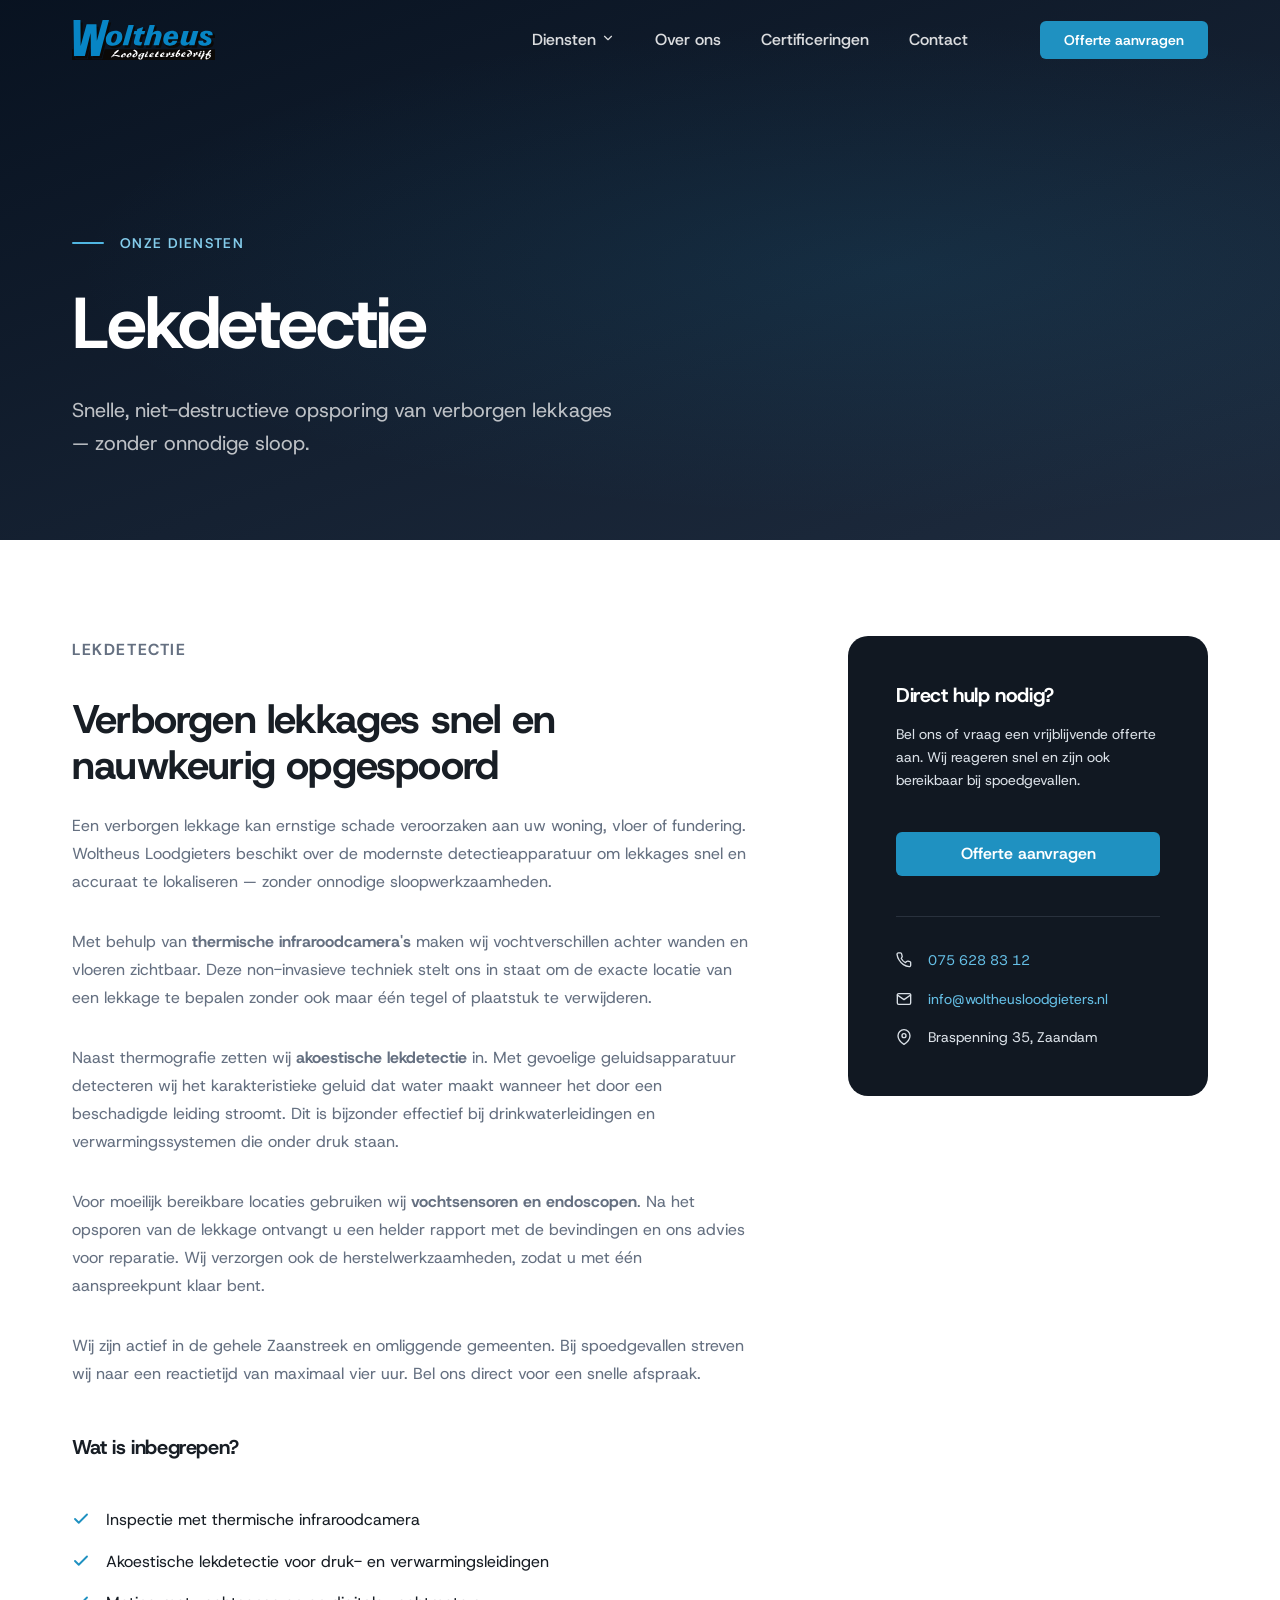
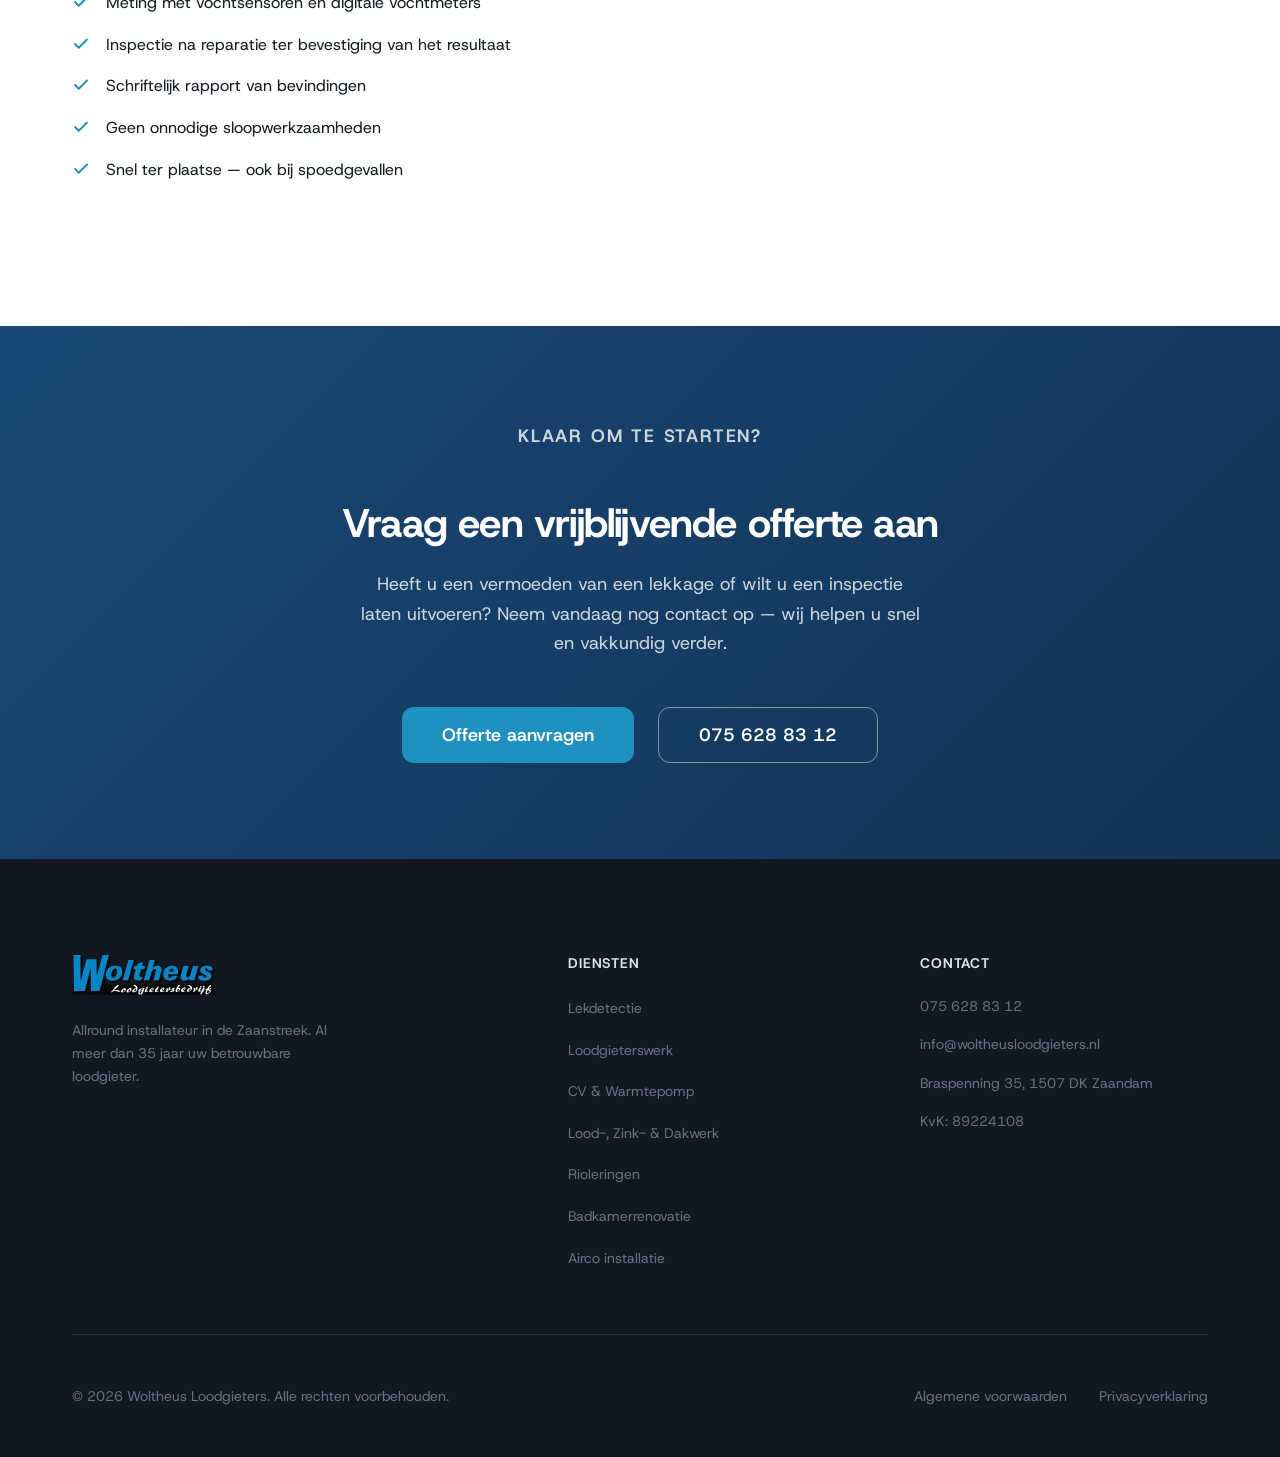
<file: diensten/lekdetectie.html>
<!DOCTYPE html>
<html lang="nl" dir="ltr">

<head>
  <meta charset="UTF-8" />
  <meta name="viewport" content="width=device-width, initial-scale=1.0" />
  <title>Lekdetectie – Woltheus Loodgieters Zaandam</title>
  <meta name="description"
    content="Snelle, niet-destructieve lekdetectie door Woltheus Loodgieters in Zaandam. Gebruik van thermische camera's, akoestische detectie en vochtsensoren. Bel 075 628 83 12." />
  <meta name="keywords"
    content="lekdetectie Zaandam, lekkage opsporen, thermische camera lekdetectie, verborgen lekkage, loodgieter Zaanstreek" />

  <!-- Open Graph -->
  <meta property="og:type" content="website" />
  <meta property="og:title" content="Lekdetectie – Woltheus Loodgieters Zaandam" />
  <meta property="og:description"
    content="Snelle, niet-destructieve opsporing van verborgen lekkages in de Zaanstreek. Geen onnodige sloopwerkzaamheden." />
  <meta property="og:url" content="https://www.woltheusloodgieters.nl/diensten/lekdetectie.html" />

  <!-- Schema.org Service -->
  <script type="application/ld+json">
  {
    "@context": "https://schema.org",
    "@type": "Service",
    "serviceType": "Lekdetectie",
    "provider": {
      "@type": "Plumber",
      "name": "Woltheus Loodgieters",
      "url": "https://www.woltheusloodgieters.nl",
      "telephone": "075-6288312",
      "address": {
        "@type": "PostalAddress",
        "streetAddress": "Braspenning 35",
        "addressLocality": "Zaandam",
        "postalCode": "1507DK",
        "addressCountry": "NL"
      }
    },
    "areaServed": "Zaanstreek",
    "description": "Snelle, niet-destructieve opsporing van verborgen lekkages met professionele apparatuur zoals thermische cameras, akoestische lekdetectie en vochtsensoren."
  }
  </script>

  <!-- Fonts -->
  <link rel="preconnect" href="https://fonts.gstatic.com" crossorigin />
  <link href="https://fonts.googleapis.com/css2?family=Host+Grotesk:wght@300;400;500;600;700&display=swap"
    rel="stylesheet" />

  <link rel="stylesheet" href="../style.css" />

</head>

<body>

  <header class="site-header header--light" id="site-header" role="banner">
    <div class="header-inner container">
      <a href="../index.html" class="header-logo" aria-label="Woltheus Loodgieters – naar de homepage">
        <img src="../images/Woltheus - Logo 2026.svg" alt="Woltheus Loodgieters logo" width="160" height="48" />
      </a>
      <nav class="header-nav" id="main-nav" aria-label="Hoofdnavigatie">
        <ul role="list">
          <li class="nav-item-dropdown">
            <a href="../index.html#diensten" class="nav-link-diensten">
              Diensten
              <svg class="dropdown-icon" viewBox="0 0 24 24" fill="none" stroke="currentColor" stroke-width="2"
                stroke-linecap="round" stroke-linejoin="round">
                <polyline points="6 9 12 15 18 9"></polyline>
              </svg>
            </a>
            <ul class="nav-dropdown" role="list">
              <li><a href="./loodgieterswerk.html">Loodgieterswerk</a></li>
              <li><a href="./badkamerrenovatie.html">Badkamerrenovatie</a></li>
              <li><a href="./riolering.html">Riolering</a></li>
              <li><a href="./dakwerk.html">Dakwerk</a></li>
              <li><a href="./cv-warmtepomp.html">CV & Warmtepomp</a></li>
              <li><a href="./airco.html">Airconditioning</a></li>
              <li><a href="./lekdetectie.html">Lekdetectie</a></li>
            </ul>
          </li>
          <li><a href="../index.html#over">Over ons</a></li>
          <li><a href="../index.html#certificeringen">Certificeringen</a></li>
          <li><a href="../index.html#contact">Contact</a></li>
        </ul>
      </nav>
      <a href="../index.html#contact" class="btn btn-primary header-cta">Offerte aanvragen</a>
      <button class="hamburger" id="hamburger-btn" aria-label="Menu openen" aria-expanded="false"
        aria-controls="main-nav">
        <span></span><span></span><span></span>
      </button>
    </div>
  </header>

  <main id="main-content">

    <section class="page-hero" aria-label="Lekdetectie hero">
      <div class="container page-hero-content">
        <p class="page-hero-eyebrow">Onze diensten</p>
        <h1 class="page-hero-title">Lekdetectie</h1>
        <p class="page-hero-sub">Snelle, niet-destructieve opsporing van verborgen lekkages — zonder onnodige sloop.</p>
      </div>
    </section>

    <section class="service-detail" aria-labelledby="service-title">
      <div class="container">
        <div class="service-detail-grid">

          <div class="service-detail-body reveal">
            <p class="section-eyebrow">Lekdetectie</p>
            <h2 id="service-title">Verborgen lekkages snel en nauwkeurig opgespoord</h2>
            <p class="service-intro">
              Een verborgen lekkage kan ernstige schade veroorzaken aan uw woning, vloer of fundering. Woltheus
              Loodgieters beschikt over de modernste detectieapparatuur om lekkages snel en accuraat te lokaliseren —
              zonder onnodige sloopwerkzaamheden.
            </p>
            <p>
              Met behulp van <strong>thermische infraroodcamera's</strong> maken wij vochtverschillen achter wanden en
              vloeren zichtbaar. Deze non-invasieve techniek stelt ons in staat om de exacte locatie van een lekkage te
              bepalen zonder ook maar één tegel of plaatstuk te verwijderen.
            </p>
            <p>
              Naast thermografie zetten wij <strong>akoestische lekdetectie</strong> in. Met gevoelige geluidsapparatuur
              detecteren wij het karakteristieke geluid dat water maakt wanneer het door een beschadigde leiding
              stroomt. Dit is bijzonder effectief bij drinkwaterleidingen en verwarmingssystemen die onder druk staan.
            </p>
            <p>
              Voor moeilijk bereikbare locaties gebruiken wij <strong>vochtsensoren en endoscopen</strong>. Na het
              opsporen van de lekkage ontvangt u een helder rapport met de bevindingen en ons advies voor reparatie. Wij
              verzorgen ook de herstelwerkzaamheden, zodat u met één aanspreekpunt klaar bent.
            </p>
            <p>
              Wij zijn actief in de gehele Zaanstreek en omliggende gemeenten. Bij spoedgevallen streven wij naar een
              reactietijd van maximaal vier uur. Bel ons direct voor een snelle afspraak.
            </p>

            <h3 style="margin-top: var(--space-6); margin-bottom: var(--space-3); font-size: var(--font-size-lg);">Wat
              is inbegrepen?</h3>
            <ul class="service-feature-list" role="list">
              <li>
                <svg width="18" height="18" viewBox="0 0 24 24" fill="none" stroke="currentColor" stroke-width="2.5"
                  stroke-linecap="round" stroke-linejoin="round" aria-hidden="true">
                  <polyline points="20 6 9 17 4 12" />
                </svg>
                Inspectie met thermische infraroodcamera
              </li>
              <li>
                <svg width="18" height="18" viewBox="0 0 24 24" fill="none" stroke="currentColor" stroke-width="2.5"
                  stroke-linecap="round" stroke-linejoin="round" aria-hidden="true">
                  <polyline points="20 6 9 17 4 12" />
                </svg>
                Akoestische lekdetectie voor druk- en verwarmingsleidingen
              </li>
              <li>
                <svg width="18" height="18" viewBox="0 0 24 24" fill="none" stroke="currentColor" stroke-width="2.5"
                  stroke-linecap="round" stroke-linejoin="round" aria-hidden="true">
                  <polyline points="20 6 9 17 4 12" />
                </svg>
                Meting met vochtsensoren en digitale vochtmeters
              </li>
              <li>
                <svg width="18" height="18" viewBox="0 0 24 24" fill="none" stroke="currentColor" stroke-width="2.5"
                  stroke-linecap="round" stroke-linejoin="round" aria-hidden="true">
                  <polyline points="20 6 9 17 4 12" />
                </svg>
                Inspectie na reparatie ter bevestiging van het resultaat
              </li>
              <li>
                <svg width="18" height="18" viewBox="0 0 24 24" fill="none" stroke="currentColor" stroke-width="2.5"
                  stroke-linecap="round" stroke-linejoin="round" aria-hidden="true">
                  <polyline points="20 6 9 17 4 12" />
                </svg>
                Schriftelijk rapport van bevindingen
              </li>
              <li>
                <svg width="18" height="18" viewBox="0 0 24 24" fill="none" stroke="currentColor" stroke-width="2.5"
                  stroke-linecap="round" stroke-linejoin="round" aria-hidden="true">
                  <polyline points="20 6 9 17 4 12" />
                </svg>
                Geen onnodige sloopwerkzaamheden
              </li>
              <li>
                <svg width="18" height="18" viewBox="0 0 24 24" fill="none" stroke="currentColor" stroke-width="2.5"
                  stroke-linecap="round" stroke-linejoin="round" aria-hidden="true">
                  <polyline points="20 6 9 17 4 12" />
                </svg>
                Snel ter plaatse — ook bij spoedgevallen
              </li>
            </ul>
          </div>

          <aside class="service-sidebar-card reveal reveal-delay-2" aria-label="Direct contact">
            <h3>Direct hulp nodig?</h3>
            <p>Bel ons of vraag een vrijblijvende offerte aan. Wij reageren snel en zijn ook bereikbaar bij
              spoedgevallen.</p>
            <a href="../index.html#contact" class="btn btn-primary">Offerte aanvragen</a>
            <ul class="sidebar-contact-list" role="list">
              <li>
                <svg width="16" height="16" viewBox="0 0 24 24" fill="none" stroke="currentColor" stroke-width="2"
                  stroke-linecap="round" stroke-linejoin="round" aria-hidden="true">
                  <path
                    d="M22 16.92v3a2 2 0 0 1-2.18 2 19.79 19.79 0 0 1-8.63-3.07A19.5 19.5 0 0 1 4.69 12 19.79 19.79 0 0 1 1.54 3.5 2 2 0 0 1 3.5 1.32h3a2 2 0 0 1 2 1.72c.127.96.361 1.903.7 2.81a2 2 0 0 1-.45 2.11L7.91 9.69a16 16 0 0 0 6.29 6.29l1.76-1.76a2 2 0 0 1 2.11-.45c.907.339 1.85.573 2.81.7A2 2 0 0 1 22 16.92z" />
                </svg>
                <a href="tel:+31756288312">075 628 83 12</a>
              </li>
              <li>
                <svg width="16" height="16" viewBox="0 0 24 24" fill="none" stroke="currentColor" stroke-width="2"
                  stroke-linecap="round" stroke-linejoin="round" aria-hidden="true">
                  <path d="M4 4h16c1.1 0 2 .9 2 2v12c0 1.1-.9 2-2 2H4c-1.1 0-2-.9-2-2V6c0-1.1.9-2 2-2z" />
                  <polyline points="22,6 12,13 2,6" />
                </svg>
                <a href="mailto:info@woltheusloodgieters.nl">info@woltheusloodgieters.nl</a>
              </li>
              <li>
                <svg width="16" height="16" viewBox="0 0 24 24" fill="none" stroke="currentColor" stroke-width="2"
                  stroke-linecap="round" stroke-linejoin="round" aria-hidden="true">
                  <path d="M21 10c0 7-9 13-9 13s-9-6-9-13a9 9 0 0 1 18 0z" />
                  <circle cx="12" cy="10" r="3" />
                </svg>
                <span>Braspenning 35, Zaandam</span>
              </li>
            </ul>
          </aside>

        </div>
      </div>
    </section>

    <section class="service-cta" aria-labelledby="cta-title">
      <div class="container">
        <p class="section-eyebrow section-eyebrow--light">Klaar om te starten?</p>
        <h2 id="cta-title">Vraag een vrijblijvende offerte aan</h2>
        <p>Heeft u een vermoeden van een lekkage of wilt u een inspectie laten uitvoeren? Neem vandaag nog contact op —
          wij helpen u snel en vakkundig verder.</p>
        <div class="service-cta-actions">
          <a href="../index.html#contact" class="btn btn-primary btn-lg">Offerte aanvragen</a>
          <a href="tel:+31756288312" class="btn btn-ghost btn-lg">075 628 83 12</a>
        </div>
      </div>
    </section>

  </main>

  <footer class="site-footer" role="contentinfo">
    <div class="container">
      <div class="footer-grid">
        <div class="footer-brand">
          <a href="../index.html" aria-label="Woltheus Loodgieters – homepage">
            <img src="../images/Woltheus - Logo 2026.svg" alt="Woltheus Loodgieters" width="140" height="42"
              loading="lazy" />
          </a>
          <p class="footer-tagline">Allround installateur in de Zaanstreek. Al meer dan 35 jaar uw betrouwbare
            loodgieter.</p>
        </div>
        <nav class="footer-nav" aria-label="Footer navigatie">
          <h3 class="footer-nav-title">Diensten</h3>
          <ul role="list">
            <li><a href="lekdetectie.html">Lekdetectie</a></li>
            <li><a href="loodgieterswerk.html">Loodgieterswerk</a></li>
            <li><a href="cv-warmtepomp.html">CV &amp; Warmtepomp</a></li>
            <li><a href="dakwerk.html">Lood-, Zink- &amp; Dakwerk</a></li>
            <li><a href="riolering.html">Rioleringen</a></li>
            <li><a href="badkamerrenovatie.html">Badkamerrenovatie</a></li>
            <li><a href="airco.html">Airco installatie</a></li>
          </ul>
        </nav>
        <address class="footer-contact">
          <h3 class="footer-nav-title">Contact</h3>
          <ul role="list">
            <li><a href="tel:+31756288312">075 628 83 12</a></li>
            <li><a href="mailto:info@woltheusloodgieters.nl">info@woltheusloodgieters.nl</a></li>
            <li>Braspenning 35, 1507 DK Zaandam</li>
            <li>KvK: 89224108</li>
          </ul>
        </address>
      </div>
      <div class="footer-bottom">
        <p>&copy; <span id="year"></span> Woltheus Loodgieters. Alle rechten voorbehouden.</p>
        <nav aria-label="Juridische links">
          <ul role="list">
            <li><a href="/uploads/xpICy4kY/AVIC-2016-Techniek-Nederland.pdf">Algemene voorwaarden</a></li>
            <li><a href="/uploads/r7COFJb5/wl-pv2024.pdf">Privacyverklaring</a></li>
          </ul>
        </nav>
      </div>
    </div>
  </footer>

  <script src="../main.js"></script>
</body>

</html>
</file>
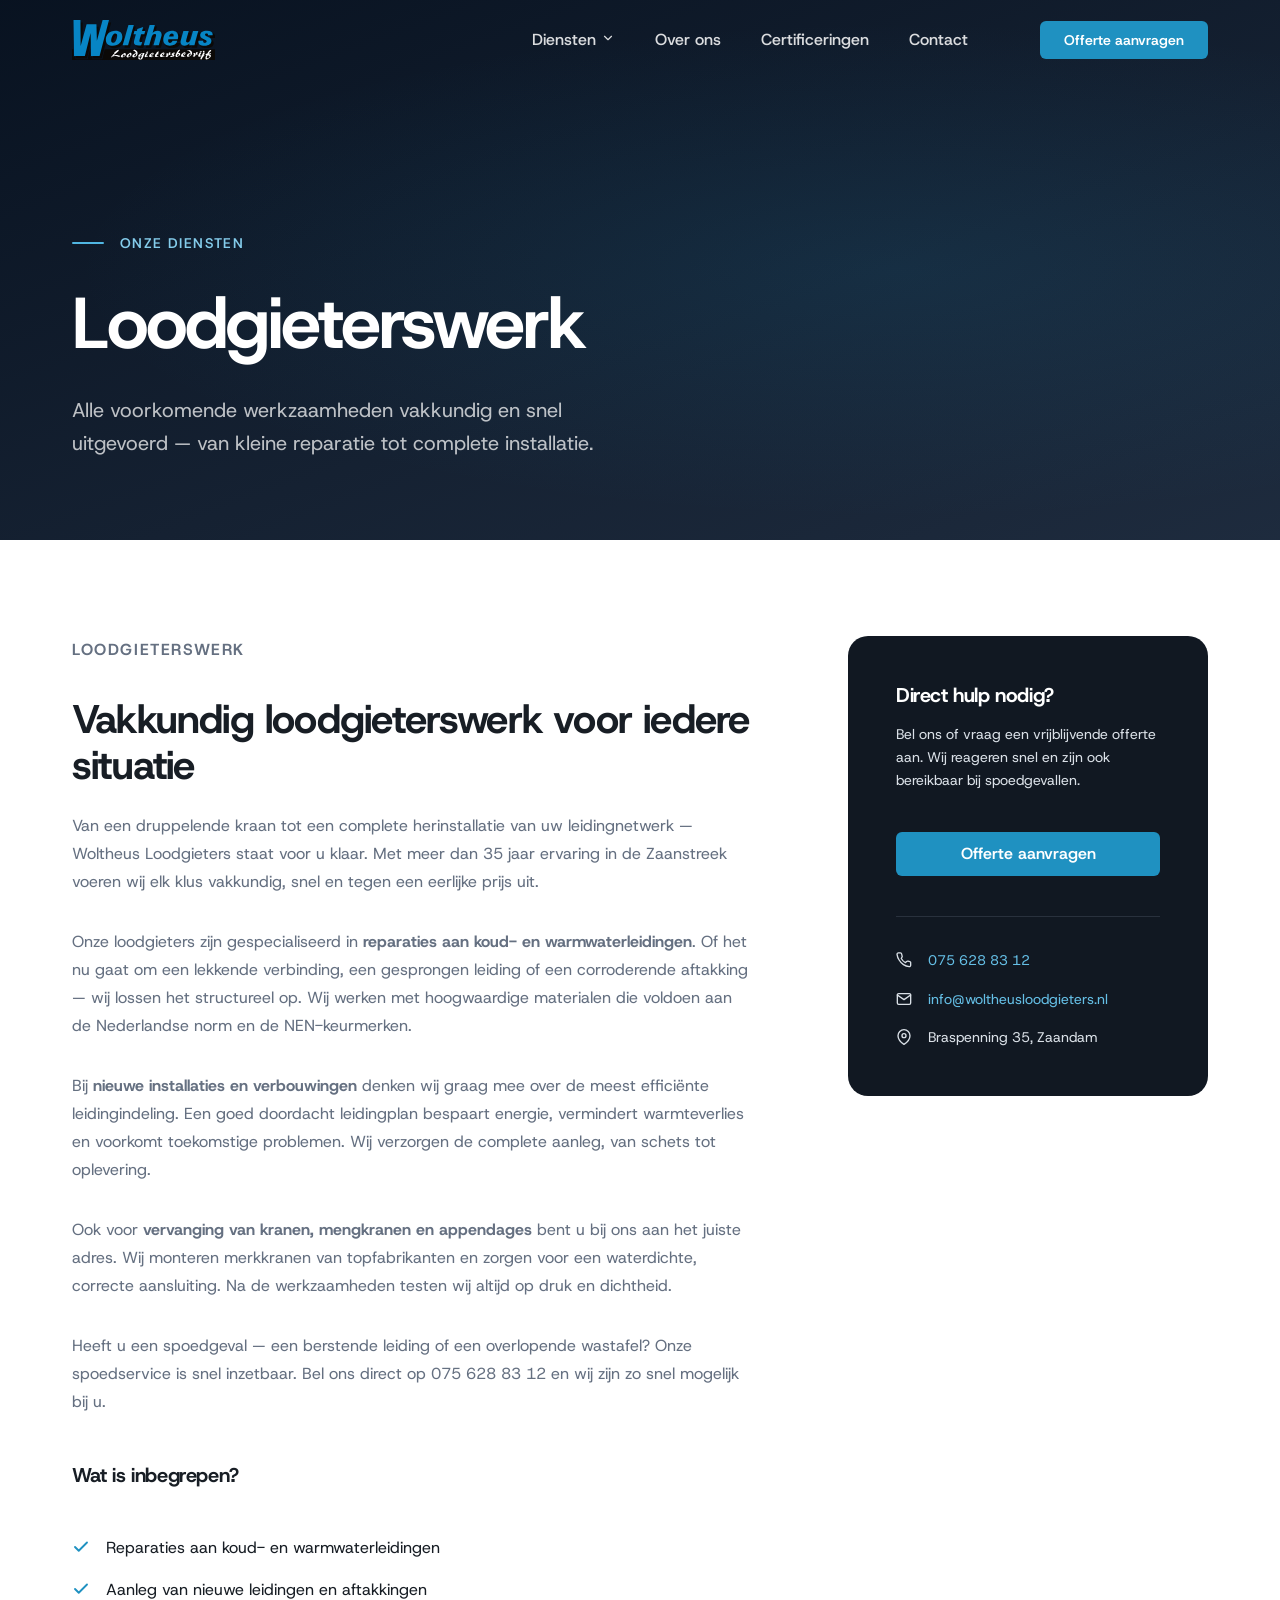
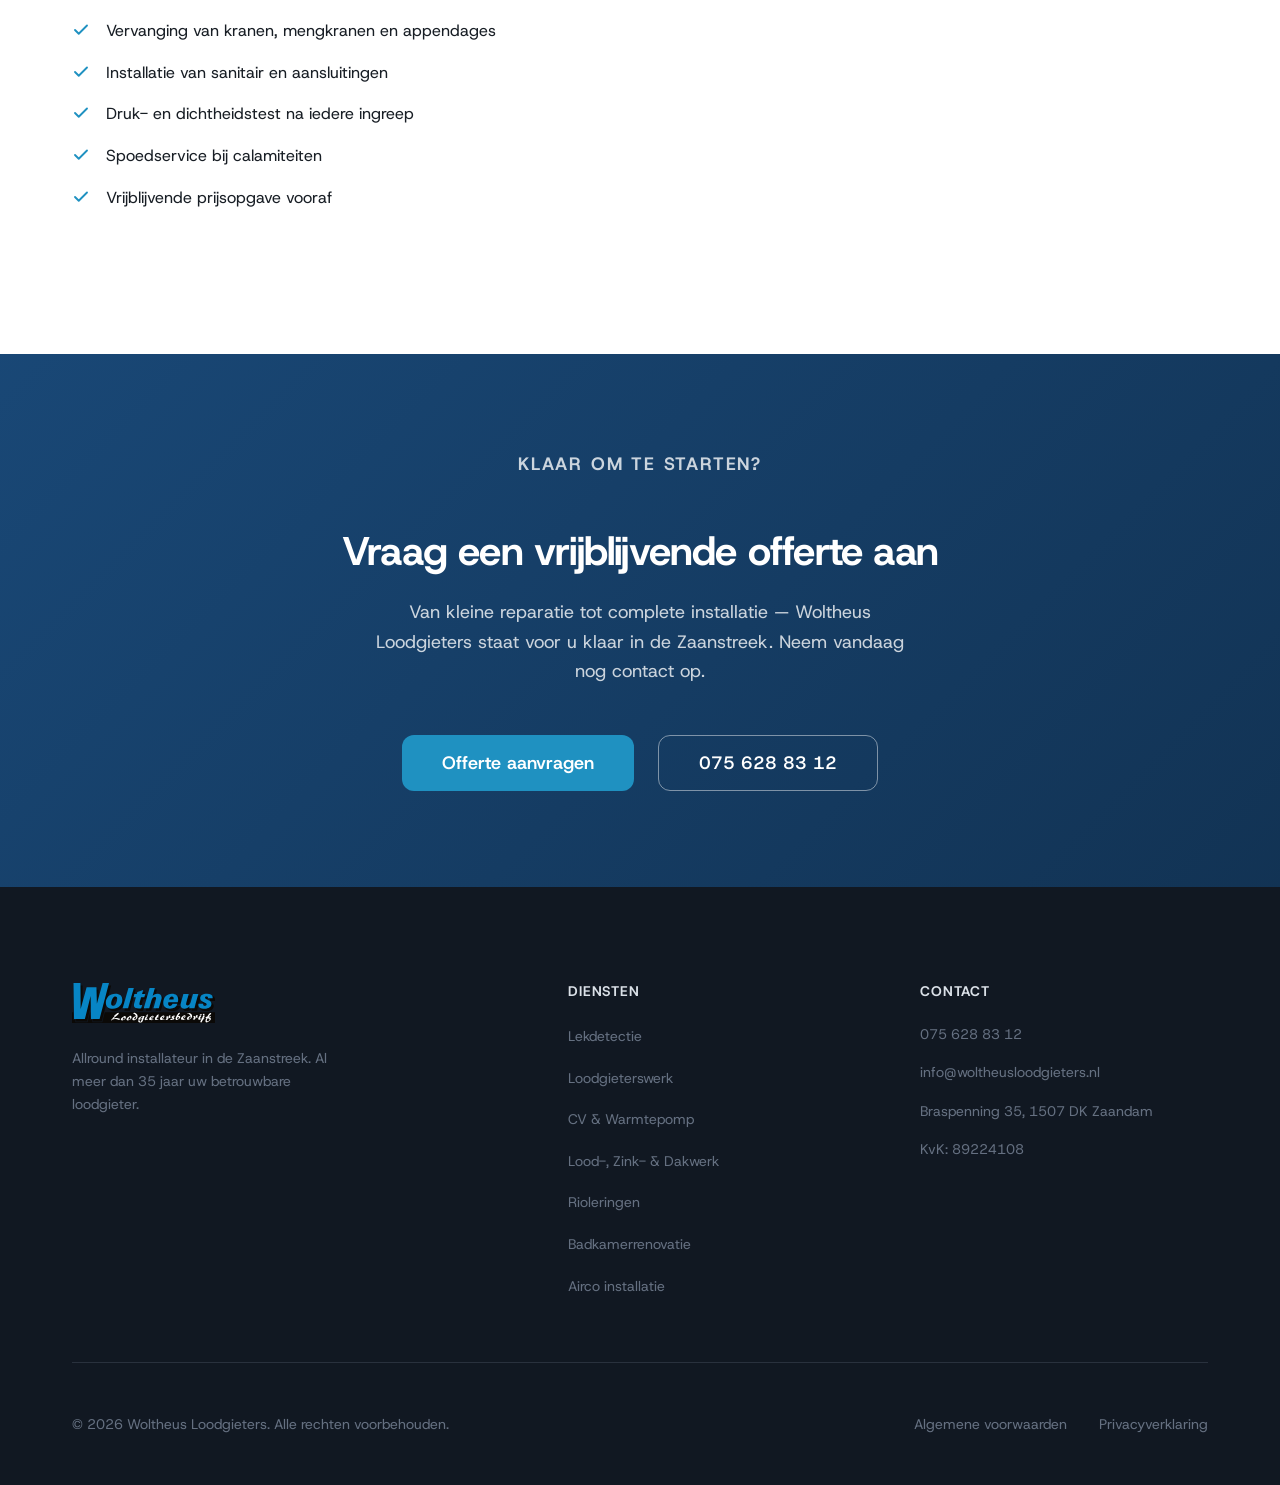
<file: diensten/loodgieterswerk.html>
<!DOCTYPE html>
<html lang="nl" dir="ltr">

<head>
  <meta charset="UTF-8" />
  <meta name="viewport" content="width=device-width, initial-scale=1.0" />
  <title>Loodgieterswerk – Woltheus Loodgieters Zaandam</title>
  <meta name="description"
    content="Alle voorkomende loodgieterswerkzaamheden door Woltheus in Zaandam. Reparaties, installaties, spoedservice en vervanging van kranen en appendages. Bel 075 628 83 12." />
  <meta name="keywords"
    content="loodgieter Zaandam, loodgieterswerk, leidingreparatie, kraan vervangen, spoedloodgieter Zaanstreek" />

  <!-- Open Graph -->
  <meta property="og:type" content="website" />
  <meta property="og:title" content="Loodgieterswerk – Woltheus Loodgieters Zaandam" />
  <meta property="og:description"
    content="Alle voorkomende loodgieterswerkzaamheden vakkundig uitgevoerd in de Zaanstreek. Spoedservice beschikbaar." />
  <meta property="og:url" content="https://www.woltheusloodgieters.nl/diensten/loodgieterswerk.html" />

  <!-- Schema.org -->
  <script type="application/ld+json">
  {
    "@context": "https://schema.org",
    "@type": "Service",
    "serviceType": "Loodgieterswerk",
    "provider": {
      "@type": "Plumber",
      "name": "Woltheus Loodgieters",
      "url": "https://www.woltheusloodgieters.nl",
      "telephone": "075-6288312",
      "address": {
        "@type": "PostalAddress",
        "streetAddress": "Braspenning 35",
        "addressLocality": "Zaandam",
        "postalCode": "1507DK",
        "addressCountry": "NL"
      }
    },
    "areaServed": "Zaanstreek",
    "description": "Alle voorkomende loodgieterswerkzaamheden: reparaties, installaties, aftakkingen en verbindingen, inclusief spoedservice."
  }
  </script>

  <!-- Fonts -->
  <link rel="preconnect" href="https://fonts.gstatic.com" crossorigin />
  <link href="https://fonts.googleapis.com/css2?family=Host+Grotesk:wght@300;400;500;600;700&display=swap"
    rel="stylesheet" />
  <link rel="stylesheet" href="../style.css" />

</head>

<body>

  <header class="site-header header--light" id="site-header" role="banner">
    <div class="header-inner container">
      <a href="../index.html" class="header-logo" aria-label="Woltheus Loodgieters – naar de homepage">
        <img src="../images/Woltheus - Logo 2026.svg" alt="Woltheus Loodgieters logo" width="160" height="48" />
      </a>
      <nav class="header-nav" id="main-nav" aria-label="Hoofdnavigatie">
        <ul role="list">
          <li class="nav-item-dropdown">
            <a href="../index.html#diensten" class="nav-link-diensten">
              Diensten
              <svg class="dropdown-icon" viewBox="0 0 24 24" fill="none" stroke="currentColor" stroke-width="2"
                stroke-linecap="round" stroke-linejoin="round">
                <polyline points="6 9 12 15 18 9"></polyline>
              </svg>
            </a>
            <ul class="nav-dropdown" role="list">
              <li><a href="./loodgieterswerk.html">Loodgieterswerk</a></li>
              <li><a href="./badkamerrenovatie.html">Badkamerrenovatie</a></li>
              <li><a href="./riolering.html">Riolering</a></li>
              <li><a href="./dakwerk.html">Dakwerk</a></li>
              <li><a href="./cv-warmtepomp.html">CV & Warmtepomp</a></li>
              <li><a href="./airco.html">Airconditioning</a></li>
              <li><a href="./lekdetectie.html">Lekdetectie</a></li>
            </ul>
          </li>
          <li><a href="../index.html#over">Over ons</a></li>
          <li><a href="../index.html#certificeringen">Certificeringen</a></li>
          <li><a href="../index.html#contact">Contact</a></li>
        </ul>
      </nav>
      <a href="../index.html#contact" class="btn btn-primary header-cta">Offerte aanvragen</a>
      <button class="hamburger" id="hamburger-btn" aria-label="Menu openen" aria-expanded="false"
        aria-controls="main-nav">
        <span></span><span></span><span></span>
      </button>
    </div>
  </header>

  <main id="main-content">

    <section class="page-hero" aria-label="Loodgieterswerk hero">
      <div class="container page-hero-content">
        <p class="page-hero-eyebrow">Onze diensten</p>
        <h1 class="page-hero-title">Loodgieterswerk</h1>
        <p class="page-hero-sub">Alle voorkomende werkzaamheden vakkundig en snel uitgevoerd — van kleine reparatie tot
          complete installatie.</p>
      </div>
    </section>

    <section class="service-detail" aria-labelledby="service-title">
      <div class="container">
        <div class="service-detail-grid">

          <div class="service-detail-body reveal">
            <p class="section-eyebrow">Loodgieterswerk</p>
            <h2 id="service-title">Vakkundig loodgieterswerk voor iedere situatie</h2>
            <p class="service-intro">
              Van een druppelende kraan tot een complete herinstallatie van uw leidingnetwerk — Woltheus Loodgieters
              staat voor u klaar. Met meer dan 35 jaar ervaring in de Zaanstreek voeren wij elk klus vakkundig, snel en
              tegen een eerlijke prijs uit.
            </p>
            <p>
              Onze loodgieters zijn gespecialiseerd in <strong>reparaties aan koud- en warmwaterleidingen</strong>. Of
              het nu gaat om een lekkende verbinding, een gesprongen leiding of een corroderende aftakking — wij lossen
              het structureel op. Wij werken met hoogwaardige materialen die voldoen aan de Nederlandse norm en de
              NEN-keurmerken.
            </p>
            <p>
              Bij <strong>nieuwe installaties en verbouwingen</strong> denken wij graag mee over de meest efficiënte
              leidingindeling. Een goed doordacht leidingplan bespaart energie, vermindert warmteverlies en voorkomt
              toekomstige problemen. Wij verzorgen de complete aanleg, van schets tot oplevering.
            </p>
            <p>
              Ook voor <strong>vervanging van kranen, mengkranen en appendages</strong> bent u bij ons aan het juiste
              adres. Wij monteren merkkranen van topfabrikanten en zorgen voor een waterdichte, correcte aansluiting. Na
              de werkzaamheden testen wij altijd op druk en dichtheid.
            </p>
            <p>
              Heeft u een spoedgeval — een berstende leiding of een overlopende wastafel? Onze spoedservice is snel
              inzetbaar. Bel ons direct op 075 628 83 12 en wij zijn zo snel mogelijk bij u.
            </p>

            <h3 style="margin-top: var(--space-6); margin-bottom: var(--space-3); font-size: var(--font-size-lg);">Wat
              is inbegrepen?</h3>
            <ul class="service-feature-list" role="list">
              <li>
                <svg width="18" height="18" viewBox="0 0 24 24" fill="none" stroke="currentColor" stroke-width="2.5"
                  stroke-linecap="round" stroke-linejoin="round" aria-hidden="true">
                  <polyline points="20 6 9 17 4 12" />
                </svg>
                Reparaties aan koud- en warmwaterleidingen
              </li>
              <li>
                <svg width="18" height="18" viewBox="0 0 24 24" fill="none" stroke="currentColor" stroke-width="2.5"
                  stroke-linecap="round" stroke-linejoin="round" aria-hidden="true">
                  <polyline points="20 6 9 17 4 12" />
                </svg>
                Aanleg van nieuwe leidingen en aftakkingen
              </li>
              <li>
                <svg width="18" height="18" viewBox="0 0 24 24" fill="none" stroke="currentColor" stroke-width="2.5"
                  stroke-linecap="round" stroke-linejoin="round" aria-hidden="true">
                  <polyline points="20 6 9 17 4 12" />
                </svg>
                Vervanging van kranen, mengkranen en appendages
              </li>
              <li>
                <svg width="18" height="18" viewBox="0 0 24 24" fill="none" stroke="currentColor" stroke-width="2.5"
                  stroke-linecap="round" stroke-linejoin="round" aria-hidden="true">
                  <polyline points="20 6 9 17 4 12" />
                </svg>
                Installatie van sanitair en aansluitingen
              </li>
              <li>
                <svg width="18" height="18" viewBox="0 0 24 24" fill="none" stroke="currentColor" stroke-width="2.5"
                  stroke-linecap="round" stroke-linejoin="round" aria-hidden="true">
                  <polyline points="20 6 9 17 4 12" />
                </svg>
                Druk- en dichtheidstest na iedere ingreep
              </li>
              <li>
                <svg width="18" height="18" viewBox="0 0 24 24" fill="none" stroke="currentColor" stroke-width="2.5"
                  stroke-linecap="round" stroke-linejoin="round" aria-hidden="true">
                  <polyline points="20 6 9 17 4 12" />
                </svg>
                Spoedservice bij calamiteiten
              </li>
              <li>
                <svg width="18" height="18" viewBox="0 0 24 24" fill="none" stroke="currentColor" stroke-width="2.5"
                  stroke-linecap="round" stroke-linejoin="round" aria-hidden="true">
                  <polyline points="20 6 9 17 4 12" />
                </svg>
                Vrijblijvende prijsopgave vooraf
              </li>
            </ul>
          </div>

          <aside class="service-sidebar-card reveal reveal-delay-2" aria-label="Direct contact">
            <h3>Direct hulp nodig?</h3>
            <p>Bel ons of vraag een vrijblijvende offerte aan. Wij reageren snel en zijn ook bereikbaar bij
              spoedgevallen.</p>
            <a href="../index.html#contact" class="btn btn-primary">Offerte aanvragen</a>
            <ul class="sidebar-contact-list" role="list">
              <li>
                <svg width="16" height="16" viewBox="0 0 24 24" fill="none" stroke="currentColor" stroke-width="2"
                  stroke-linecap="round" stroke-linejoin="round" aria-hidden="true">
                  <path
                    d="M22 16.92v3a2 2 0 0 1-2.18 2 19.79 19.79 0 0 1-8.63-3.07A19.5 19.5 0 0 1 4.69 12 19.79 19.79 0 0 1 1.54 3.5 2 2 0 0 1 3.5 1.32h3a2 2 0 0 1 2 1.72c.127.96.361 1.903.7 2.81a2 2 0 0 1-.45 2.11L7.91 9.69a16 16 0 0 0 6.29 6.29l1.76-1.76a2 2 0 0 1 2.11-.45c.907.339 1.85.573 2.81.7A2 2 0 0 1 22 16.92z" />
                </svg>
                <a href="tel:+31756288312">075 628 83 12</a>
              </li>
              <li>
                <svg width="16" height="16" viewBox="0 0 24 24" fill="none" stroke="currentColor" stroke-width="2"
                  stroke-linecap="round" stroke-linejoin="round" aria-hidden="true">
                  <path d="M4 4h16c1.1 0 2 .9 2 2v12c0 1.1-.9 2-2 2H4c-1.1 0-2-.9-2-2V6c0-1.1.9-2 2-2z" />
                  <polyline points="22,6 12,13 2,6" />
                </svg>
                <a href="mailto:info@woltheusloodgieters.nl">info@woltheusloodgieters.nl</a>
              </li>
              <li>
                <svg width="16" height="16" viewBox="0 0 24 24" fill="none" stroke="currentColor" stroke-width="2"
                  stroke-linecap="round" stroke-linejoin="round" aria-hidden="true">
                  <path d="M21 10c0 7-9 13-9 13s-9-6-9-13a9 9 0 0 1 18 0z" />
                  <circle cx="12" cy="10" r="3" />
                </svg>
                <span>Braspenning 35, Zaandam</span>
              </li>
            </ul>
          </aside>

        </div>
      </div>
    </section>

    <section class="service-cta" aria-labelledby="cta-title">
      <div class="container">
        <p class="section-eyebrow section-eyebrow--light">Klaar om te starten?</p>
        <h2 id="cta-title">Vraag een vrijblijvende offerte aan</h2>
        <p>Van kleine reparatie tot complete installatie — Woltheus Loodgieters staat voor u klaar in de Zaanstreek.
          Neem vandaag nog contact op.</p>
        <div class="service-cta-actions">
          <a href="../index.html#contact" class="btn btn-primary btn-lg">Offerte aanvragen</a>
          <a href="tel:+31756288312" class="btn btn-ghost btn-lg">075 628 83 12</a>
        </div>
      </div>
    </section>

  </main>

  <footer class="site-footer" role="contentinfo">
    <div class="container">
      <div class="footer-grid">
        <div class="footer-brand">
          <a href="../index.html" aria-label="Woltheus Loodgieters – homepage">
            <img src="../images/Woltheus - Logo 2026.svg" alt="Woltheus Loodgieters" width="140" height="42"
              loading="lazy" />
          </a>
          <p class="footer-tagline">Allround installateur in de Zaanstreek. Al meer dan 35 jaar uw betrouwbare
            loodgieter.</p>
        </div>
        <nav class="footer-nav" aria-label="Footer navigatie">
          <h3 class="footer-nav-title">Diensten</h3>
          <ul role="list">
            <li><a href="lekdetectie.html">Lekdetectie</a></li>
            <li><a href="loodgieterswerk.html">Loodgieterswerk</a></li>
            <li><a href="cv-warmtepomp.html">CV &amp; Warmtepomp</a></li>
            <li><a href="dakwerk.html">Lood-, Zink- &amp; Dakwerk</a></li>
            <li><a href="riolering.html">Rioleringen</a></li>
            <li><a href="badkamerrenovatie.html">Badkamerrenovatie</a></li>
            <li><a href="airco.html">Airco installatie</a></li>
          </ul>
        </nav>
        <address class="footer-contact">
          <h3 class="footer-nav-title">Contact</h3>
          <ul role="list">
            <li><a href="tel:+31756288312">075 628 83 12</a></li>
            <li><a href="mailto:info@woltheusloodgieters.nl">info@woltheusloodgieters.nl</a></li>
            <li>Braspenning 35, 1507 DK Zaandam</li>
            <li>KvK: 89224108</li>
          </ul>
        </address>
      </div>
      <div class="footer-bottom">
        <p>&copy; <span id="year"></span> Woltheus Loodgieters. Alle rechten voorbehouden.</p>
        <nav aria-label="Juridische links">
          <ul role="list">
            <li><a href="/uploads/xpICy4kY/AVIC-2016-Techniek-Nederland.pdf">Algemene voorwaarden</a></li>
            <li><a href="/uploads/r7COFJb5/wl-pv2024.pdf">Privacyverklaring</a></li>
          </ul>
        </nav>
      </div>
    </div>
  </footer>

  <script src="../main.js"></script>
</body>

</html>
</file>
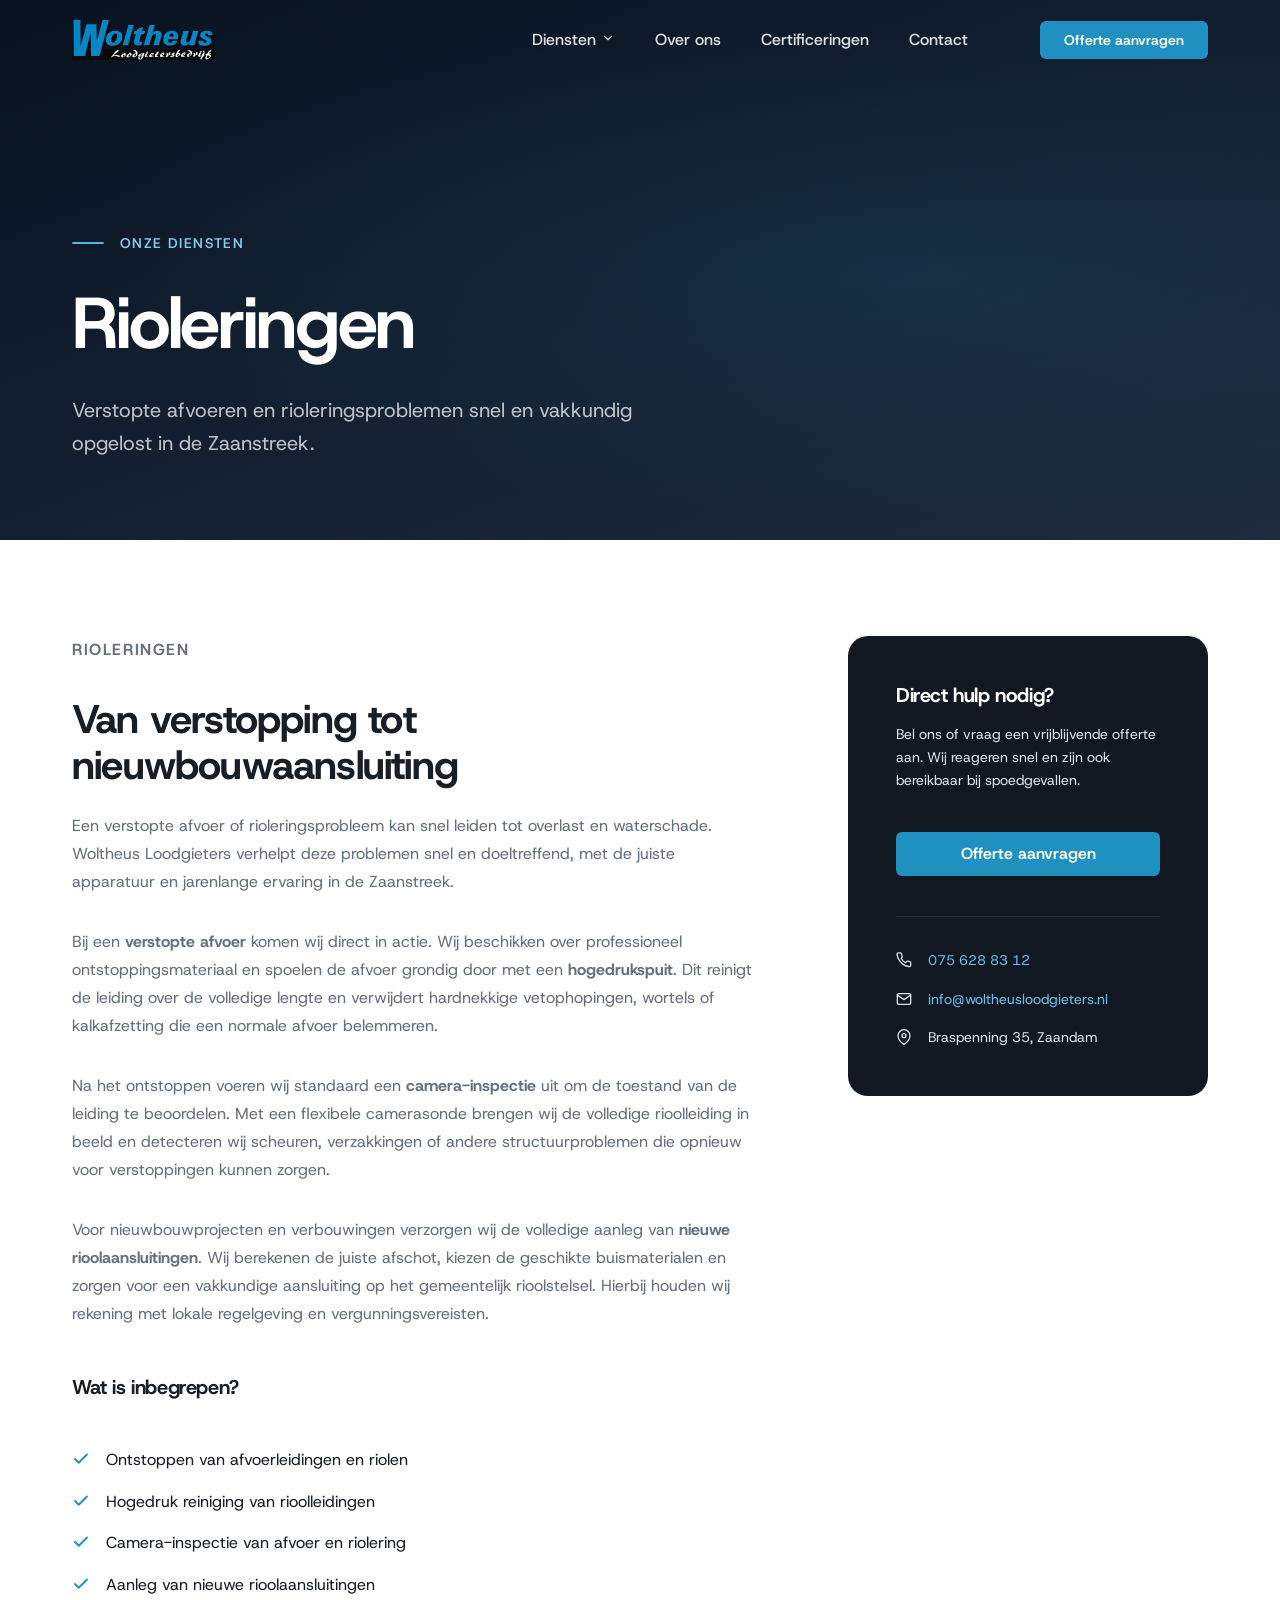
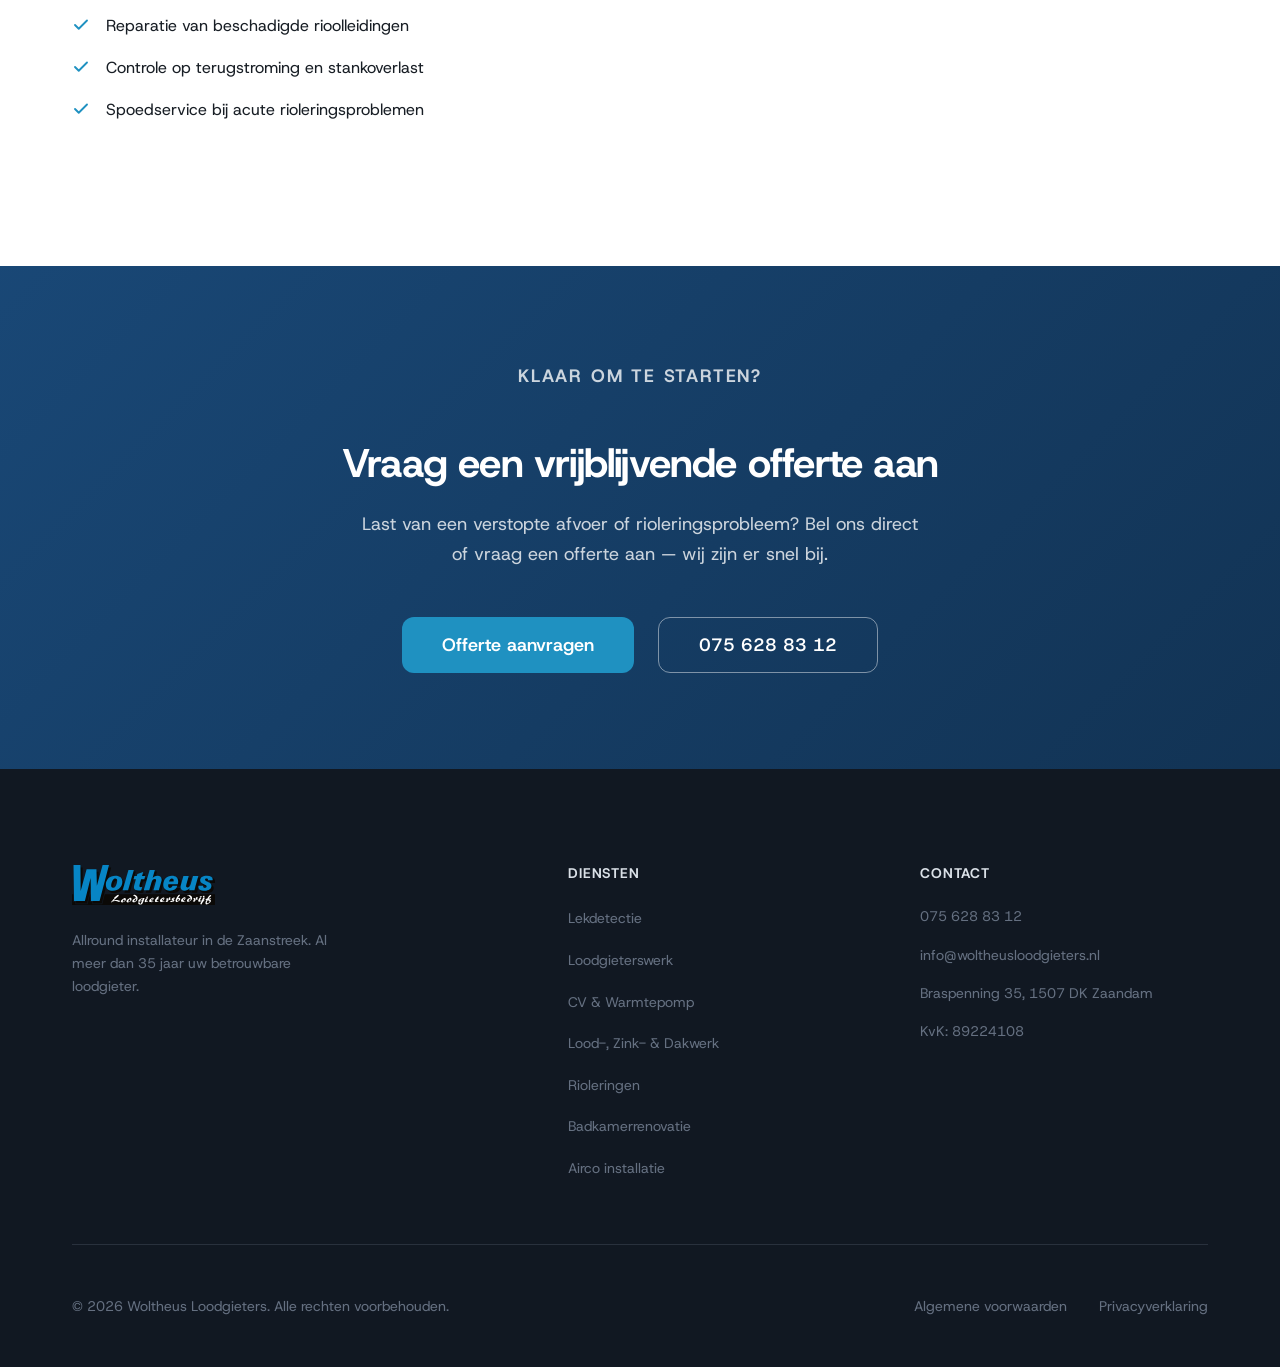
<file: diensten/riolering.html>
<!DOCTYPE html>
<html lang="nl" dir="ltr">

<head>
  <meta charset="UTF-8" />
  <meta name="viewport" content="width=device-width, initial-scale=1.0" />
  <title>Rioleringen – Woltheus Loodgieters Zaandam</title>
  <meta name="description"
    content="Verstopte afvoeren en rioleringsproblemen vakkundig opgelost door Woltheus Loodgieters Zaandam. Ontstoppen, hogedrukspuiten, camera-inspectie en nieuwbouwaansluitingen. Bel 075 628 83 12." />
  <meta name="keywords"
    content="riolering Zaandam, verstopte afvoer, ontstoppen afvoer, hogedrukspuit riool, camera inspectie riolering, Zaanstreek" />

  <!-- Open Graph -->
  <meta property="og:type" content="website" />
  <meta property="og:title" content="Rioleringen – Woltheus Loodgieters Zaandam" />
  <meta property="og:description"
    content="Verstopte afvoeren en rioleringsproblemen snel opgelost. Hogedrukspuiten, camera-inspectie en nieuwbouwaansluitingen in de Zaanstreek." />
  <meta property="og:url" content="https://www.woltheusloodgieters.nl/diensten/riolering.html" />

  <!-- Schema.org -->
  <script type="application/ld+json">
  {
    "@context": "https://schema.org",
    "@type": "Service",
    "serviceType": "Rioleringen en Afvoer",
    "provider": {
      "@type": "Plumber",
      "name": "Woltheus Loodgieters",
      "url": "https://www.woltheusloodgieters.nl",
      "telephone": "075-6288312",
      "address": {
        "@type": "PostalAddress",
        "streetAddress": "Braspenning 35",
        "addressLocality": "Zaandam",
        "postalCode": "1507DK",
        "addressCountry": "NL"
      }
    },
    "areaServed": "Zaanstreek",
    "description": "Verstopte afvoeren, rioleringsproblemen en nieuwbouw-aansluitingen vakkundig opgelost."
  }
  </script>

  <!-- Fonts -->
  <link rel="preconnect" href="https://fonts.gstatic.com" crossorigin />
  <link href="https://fonts.googleapis.com/css2?family=Host+Grotesk:wght@300;400;500;600;700&display=swap"
    rel="stylesheet" />
  <link rel="stylesheet" href="../style.css" />

</head>

<body>

  <header class="site-header header--light" id="site-header" role="banner">
    <div class="header-inner container">
      <a href="../index.html" class="header-logo" aria-label="Woltheus Loodgieters – naar de homepage">
        <img src="../images/Woltheus - Logo 2026.svg" alt="Woltheus Loodgieters logo" width="160" height="48" />
      </a>
      <nav class="header-nav" id="main-nav" aria-label="Hoofdnavigatie">
        <ul role="list">
          <li class="nav-item-dropdown">
            <a href="../index.html#diensten" class="nav-link-diensten">
              Diensten
              <svg class="dropdown-icon" viewBox="0 0 24 24" fill="none" stroke="currentColor" stroke-width="2"
                stroke-linecap="round" stroke-linejoin="round">
                <polyline points="6 9 12 15 18 9"></polyline>
              </svg>
            </a>
            <ul class="nav-dropdown" role="list">
              <li><a href="./loodgieterswerk.html">Loodgieterswerk</a></li>
              <li><a href="./badkamerrenovatie.html">Badkamerrenovatie</a></li>
              <li><a href="./riolering.html">Riolering</a></li>
              <li><a href="./dakwerk.html">Dakwerk</a></li>
              <li><a href="./cv-warmtepomp.html">CV & Warmtepomp</a></li>
              <li><a href="./airco.html">Airconditioning</a></li>
              <li><a href="./lekdetectie.html">Lekdetectie</a></li>
            </ul>
          </li>
          <li><a href="../index.html#over">Over ons</a></li>
          <li><a href="../index.html#certificeringen">Certificeringen</a></li>
          <li><a href="../index.html#contact">Contact</a></li>
        </ul>
      </nav>
      <a href="../index.html#contact" class="btn btn-primary header-cta">Offerte aanvragen</a>
      <button class="hamburger" id="hamburger-btn" aria-label="Menu openen" aria-expanded="false"
        aria-controls="main-nav">
        <span></span><span></span><span></span>
      </button>
    </div>
  </header>

  <main id="main-content">

    <section class="page-hero" aria-label="Rioleringen hero">
      <div class="container page-hero-content">
        <p class="page-hero-eyebrow">Onze diensten</p>
        <h1 class="page-hero-title">Rioleringen</h1>
        <p class="page-hero-sub">Verstopte afvoeren en rioleringsproblemen snel en vakkundig opgelost in de Zaanstreek.
        </p>
      </div>
    </section>

    <section class="service-detail" aria-labelledby="service-title">
      <div class="container">
        <div class="service-detail-grid">

          <div class="service-detail-body reveal">
            <p class="section-eyebrow">Rioleringen</p>
            <h2 id="service-title">Van verstopping tot nieuwbouwaansluiting</h2>
            <p class="service-intro">
              Een verstopte afvoer of rioleringsprobleem kan snel leiden tot overlast en waterschade. Woltheus
              Loodgieters verhelpt deze problemen snel en doeltreffend, met de juiste apparatuur en jarenlange ervaring
              in de Zaanstreek.
            </p>
            <p>
              Bij een <strong>verstopte afvoer</strong> komen wij direct in actie. Wij beschikken over professioneel
              ontstoppingsmateriaal en spoelen de afvoer grondig door met een <strong>hogedrukspuit</strong>. Dit
              reinigt de leiding over de volledige lengte en verwijdert hardnekkige vetophopingen, wortels of
              kalkafzetting die een normale afvoer belemmeren.
            </p>
            <p>
              Na het ontstoppen voeren wij standaard een <strong>camera-inspectie</strong> uit om de toestand van de
              leiding te beoordelen. Met een flexibele camerasonde brengen wij de volledige rioolleiding in beeld en
              detecteren wij scheuren, verzakkingen of andere structuurproblemen die opnieuw voor verstoppingen kunnen
              zorgen.
            </p>
            <p>
              Voor nieuwbouwprojecten en verbouwingen verzorgen wij de volledige aanleg van <strong>nieuwe
                rioolaansluitingen</strong>. Wij berekenen de juiste afschot, kiezen de geschikte buismaterialen en
              zorgen voor een vakkundige aansluiting op het gemeentelijk rioolstelsel. Hierbij houden wij rekening met
              lokale regelgeving en vergunningsvereisten.
            </p>

            <h3 style="margin-top: var(--space-6); margin-bottom: var(--space-3); font-size: var(--font-size-lg);">Wat
              is inbegrepen?</h3>
            <ul class="service-feature-list" role="list">
              <li>
                <svg width="18" height="18" viewBox="0 0 24 24" fill="none" stroke="currentColor" stroke-width="2.5"
                  stroke-linecap="round" stroke-linejoin="round" aria-hidden="true">
                  <polyline points="20 6 9 17 4 12" />
                </svg>
                Ontstoppen van afvoerleidingen en riolen
              </li>
              <li>
                <svg width="18" height="18" viewBox="0 0 24 24" fill="none" stroke="currentColor" stroke-width="2.5"
                  stroke-linecap="round" stroke-linejoin="round" aria-hidden="true">
                  <polyline points="20 6 9 17 4 12" />
                </svg>
                Hogedruk reiniging van rioolleidingen
              </li>
              <li>
                <svg width="18" height="18" viewBox="0 0 24 24" fill="none" stroke="currentColor" stroke-width="2.5"
                  stroke-linecap="round" stroke-linejoin="round" aria-hidden="true">
                  <polyline points="20 6 9 17 4 12" />
                </svg>
                Camera-inspectie van afvoer en riolering
              </li>
              <li>
                <svg width="18" height="18" viewBox="0 0 24 24" fill="none" stroke="currentColor" stroke-width="2.5"
                  stroke-linecap="round" stroke-linejoin="round" aria-hidden="true">
                  <polyline points="20 6 9 17 4 12" />
                </svg>
                Aanleg van nieuwe rioolaansluitingen
              </li>
              <li>
                <svg width="18" height="18" viewBox="0 0 24 24" fill="none" stroke="currentColor" stroke-width="2.5"
                  stroke-linecap="round" stroke-linejoin="round" aria-hidden="true">
                  <polyline points="20 6 9 17 4 12" />
                </svg>
                Reparatie van beschadigde rioolleidingen
              </li>
              <li>
                <svg width="18" height="18" viewBox="0 0 24 24" fill="none" stroke="currentColor" stroke-width="2.5"
                  stroke-linecap="round" stroke-linejoin="round" aria-hidden="true">
                  <polyline points="20 6 9 17 4 12" />
                </svg>
                Controle op terugstroming en stankoverlast
              </li>
              <li>
                <svg width="18" height="18" viewBox="0 0 24 24" fill="none" stroke="currentColor" stroke-width="2.5"
                  stroke-linecap="round" stroke-linejoin="round" aria-hidden="true">
                  <polyline points="20 6 9 17 4 12" />
                </svg>
                Spoedservice bij acute rioleringsproblemen
              </li>
            </ul>
          </div>

          <aside class="service-sidebar-card reveal reveal-delay-2" aria-label="Direct contact">
            <h3>Direct hulp nodig?</h3>
            <p>Bel ons of vraag een vrijblijvende offerte aan. Wij reageren snel en zijn ook bereikbaar bij
              spoedgevallen.</p>
            <a href="../index.html#contact" class="btn btn-primary">Offerte aanvragen</a>
            <ul class="sidebar-contact-list" role="list">
              <li>
                <svg width="16" height="16" viewBox="0 0 24 24" fill="none" stroke="currentColor" stroke-width="2"
                  stroke-linecap="round" stroke-linejoin="round" aria-hidden="true">
                  <path
                    d="M22 16.92v3a2 2 0 0 1-2.18 2 19.79 19.79 0 0 1-8.63-3.07A19.5 19.5 0 0 1 4.69 12 19.79 19.79 0 0 1 1.54 3.5 2 2 0 0 1 3.5 1.32h3a2 2 0 0 1 2 1.72c.127.96.361 1.903.7 2.81a2 2 0 0 1-.45 2.11L7.91 9.69a16 16 0 0 0 6.29 6.29l1.76-1.76a2 2 0 0 1 2.11-.45c.907.339 1.85.573 2.81.7A2 2 0 0 1 22 16.92z" />
                </svg>
                <a href="tel:+31756288312">075 628 83 12</a>
              </li>
              <li>
                <svg width="16" height="16" viewBox="0 0 24 24" fill="none" stroke="currentColor" stroke-width="2"
                  stroke-linecap="round" stroke-linejoin="round" aria-hidden="true">
                  <path d="M4 4h16c1.1 0 2 .9 2 2v12c0 1.1-.9 2-2 2H4c-1.1 0-2-.9-2-2V6c0-1.1.9-2 2-2z" />
                  <polyline points="22,6 12,13 2,6" />
                </svg>
                <a href="mailto:info@woltheusloodgieters.nl">info@woltheusloodgieters.nl</a>
              </li>
              <li>
                <svg width="16" height="16" viewBox="0 0 24 24" fill="none" stroke="currentColor" stroke-width="2"
                  stroke-linecap="round" stroke-linejoin="round" aria-hidden="true">
                  <path d="M21 10c0 7-9 13-9 13s-9-6-9-13a9 9 0 0 1 18 0z" />
                  <circle cx="12" cy="10" r="3" />
                </svg>
                <span>Braspenning 35, Zaandam</span>
              </li>
            </ul>
          </aside>

        </div>
      </div>
    </section>

    <section class="service-cta" aria-labelledby="cta-title">
      <div class="container">
        <p class="section-eyebrow section-eyebrow--light">Klaar om te starten?</p>
        <h2 id="cta-title">Vraag een vrijblijvende offerte aan</h2>
        <p>Last van een verstopte afvoer of rioleringsprobleem? Bel ons direct of vraag een offerte aan — wij zijn er
          snel bij.</p>
        <div class="service-cta-actions">
          <a href="../index.html#contact" class="btn btn-primary btn-lg">Offerte aanvragen</a>
          <a href="tel:+31756288312" class="btn btn-ghost btn-lg">075 628 83 12</a>
        </div>
      </div>
    </section>

  </main>

  <footer class="site-footer" role="contentinfo">
    <div class="container">
      <div class="footer-grid">
        <div class="footer-brand">
          <a href="../index.html" aria-label="Woltheus Loodgieters – homepage">
            <img src="../images/Woltheus - Logo 2026.svg" alt="Woltheus Loodgieters" width="140" height="42"
              loading="lazy" />
          </a>
          <p class="footer-tagline">Allround installateur in de Zaanstreek. Al meer dan 35 jaar uw betrouwbare
            loodgieter.</p>
        </div>
        <nav class="footer-nav" aria-label="Footer navigatie">
          <h3 class="footer-nav-title">Diensten</h3>
          <ul role="list">
            <li><a href="lekdetectie.html">Lekdetectie</a></li>
            <li><a href="loodgieterswerk.html">Loodgieterswerk</a></li>
            <li><a href="cv-warmtepomp.html">CV &amp; Warmtepomp</a></li>
            <li><a href="dakwerk.html">Lood-, Zink- &amp; Dakwerk</a></li>
            <li><a href="riolering.html">Rioleringen</a></li>
            <li><a href="badkamerrenovatie.html">Badkamerrenovatie</a></li>
            <li><a href="airco.html">Airco installatie</a></li>
          </ul>
        </nav>
        <address class="footer-contact">
          <h3 class="footer-nav-title">Contact</h3>
          <ul role="list">
            <li><a href="tel:+31756288312">075 628 83 12</a></li>
            <li><a href="mailto:info@woltheusloodgieters.nl">info@woltheusloodgieters.nl</a></li>
            <li>Braspenning 35, 1507 DK Zaandam</li>
            <li>KvK: 89224108</li>
          </ul>
        </address>
      </div>
      <div class="footer-bottom">
        <p>&copy; <span id="year"></span> Woltheus Loodgieters. Alle rechten voorbehouden.</p>
        <nav aria-label="Juridische links">
          <ul role="list">
            <li><a href="/uploads/xpICy4kY/AVIC-2016-Techniek-Nederland.pdf">Algemene voorwaarden</a></li>
            <li><a href="/uploads/r7COFJb5/wl-pv2024.pdf">Privacyverklaring</a></li>
          </ul>
        </nav>
      </div>
    </div>
  </footer>

  <script src="../main.js"></script>
</body>

</html>
</file>
<file: style.css>
/* --- Desktop Nav Dropdown --- */
.nav-item-dropdown {
  position: relative;
}

.nav-link-diensten {
  display: inline-flex;
  align-items: center;
  gap: 4px;
}

.dropdown-icon {
  width: 14px;
  height: 14px;
  transition: transform var(--transition-fast);
}

.nav-item-dropdown:hover .dropdown-icon {
  transform: rotate(180deg);
}

.nav-dropdown {
  position: absolute;
  top: 100%;
  left: -24px;
  background-color: var(--color-bg);
  border: 1px solid var(--color-border);
  border-radius: var(--radius-md);
  box-shadow: var(--shadow-md);
  padding: var(--space-2);
  min-width: 240px;
  opacity: 0;
  visibility: hidden;
  transform: translateY(10px);
  transition: opacity var(--transition-base), transform var(--transition-base), visibility var(--transition-base);
  z-index: 100;
  display: flex;
  flex-direction: column;
}

.header-nav .nav-dropdown {
  gap: 4px !important;
  align-items: stretch;
}

@media (min-width: 901px) {
  .nav-item-dropdown:hover .nav-dropdown {
    opacity: 1;
    visibility: visible;
    transform: translateY(0);
  }
}

.site-header .nav-dropdown a {
  display: block;
  width: 100%;
  text-align: left;
  border-radius: var(--radius-sm);
  padding: 8px var(--space-2);
  color: var(--color-text-muted) !important;
  font-size: var(--font-size-sm);
  font-weight: 500;
  transition: background-color var(--transition-fast), color var(--transition-fast);
  text-decoration: none;
}

.site-header .nav-dropdown a:hover {
  background-color: var(--color-bg-muted) !important;
  color: var(--color-accent) !important;
}

@media (max-width: 900px) {
  .nav-item-dropdown {
    display: flex;
    flex-direction: column;
    align-items: center;
    width: 100%;
  }
  .nav-dropdown {
    display: flex;
    position: static;
    box-shadow: none;
    border: none;
    background: transparent;
    padding-block: 0;
    padding-left: 0;
    max-height: 0;
    overflow: hidden;
    opacity: 0;
    visibility: hidden;
    transform: translateY(-10px);
    transition: max-height 0.35s ease-out, opacity 0.3s ease-out, transform 0.3s ease-out, visibility 0.35s !important;
  }
  .nav-item-dropdown.is-open .nav-dropdown {
    max-height: 400px;
    opacity: 1;
    visibility: visible;
    transform: translateY(0);
  }
  .site-header .header-nav .nav-dropdown a {
    color: rgba(255, 255, 255, 0.9) !important;
    font-size: var(--font-size-md) !important;
    text-align: left !important;
    padding-left: 0 !important;
  }
  .site-header .header-nav .nav-dropdown a:hover {
    background-color: rgba(255, 255, 255, 0.08) !important;
    color: #fff !important;
  }
}

/* ============================================================
   CSS CUSTOM PROPERTIES (DESIGN TOKENS)
   ============================================================ */
:root {
  /* Brand colours */
  --color-brand: hsl(210, 65%, 28%);
  /* deep navy-blue */
  --color-brand-hover: hsl(210, 65%, 22%);
  --color-accent: hsl(198, 72%, 44%);
  /* vibrant teal-blue */
  --color-accent-hover: hsl(198, 72%, 36%);

  /* Surface colours */
  --color-bg: hsl(0, 0%, 100%);
  --color-bg-muted: hsl(210, 20%, 97%);
  --color-bg-dark: hsl(215, 35%, 10%);
  --color-bg-dark-card: hsl(215, 30%, 14%);

  /* Text colours */
  --color-text: hsl(215, 20%, 12%);
  --color-text-muted: hsl(215, 12%, 45%);
  --color-text-light: hsl(210, 20%, 88%);
  --color-text-on-dark: hsl(0, 0%, 100%);

  /* Utility */
  --color-border: hsl(210, 15%, 90%);
  --color-border-dark: hsl(215, 20%, 20%);
  --color-success: hsl(150, 60%, 40%);
  --color-warning: hsl(40, 90%, 50%);
  --color-error: hsl(0, 72%, 50%);

  /* Spacing (8px grid) */
  --space-1: 8px;
  --space-2: 16px;
  --space-3: 24px;
  --space-4: 32px;
  --space-5: 40px;
  --space-6: 48px;
  --space-7: 56px;
  --space-8: 64px;
  --space-10: 80px;
  --space-12: 96px;
  --space-16: 128px;

  /* Typography */
  --font-body: 'Host Grotesk', system-ui, -apple-system, sans-serif;
  --font-size-xs: 0.75rem;
  /* 12px */
  --font-size-sm: 0.875rem;
  /* 14px */
  --font-size-base: 1rem;
  /* 16px */
  --font-size-md: 1.125rem;
  /* 18px */
  --font-size-lg: 1.25rem;
  /* 20px */
  --font-size-xl: 1.5rem;
  /* 24px */
  --font-size-2xl: 2rem;
  /* 32px */
  --font-size-3xl: 2.5rem;
  /* 40px */
  --font-size-4xl: 3.25rem;
  /* 52px */
  --font-size-5xl: 4.5rem;
  /* 72px */

  /* Radii */
  --radius-sm: 6px;
  --radius-md: 12px;
  --radius-lg: 20px;
  --radius-xl: 32px;
  --radius-full: 9999px;

  /* Shadows */
  --shadow-sm: 0 1px 3px hsla(215, 30%, 10%, 0.08), 0 1px 2px hsla(215, 30%, 10%, 0.06);
  --shadow-md: 0 4px 16px hsla(215, 30%, 10%, 0.10), 0 2px 6px hsla(215, 30%, 10%, 0.06);
  --shadow-lg: 0 8px 32px hsla(215, 30%, 10%, 0.14), 0 4px 12px hsla(215, 30%, 10%, 0.08);
  --shadow-xl: 0 20px 60px hsla(215, 30%, 10%, 0.18);

  /* Transitions */
  --transition-fast: 150ms ease;
  --transition-base: 250ms ease;
  --transition-slow: 400ms ease;

  /* Layout */
  --max-width: 1200px;
  --header-height: 80px;
}

/* ============================================================
   REDUCED MOTION
   ============================================================ */
@media (prefers-reduced-motion: reduce) {

  *,
  *::before,
  *::after {
    animation-duration: 0.01ms !important;
    animation-iteration-count: 1 !important;
    transition-duration: 0.01ms !important;
    scroll-behavior: auto !important;
  }
}

/* ============================================================
   CSS RESET & BASE
   ============================================================ */
*,
*::before,
*::after {
  box-sizing: border-box;
}

html {
  scroll-behavior: smooth;
  -webkit-font-smoothing: antialiased;
  -moz-osx-font-smoothing: grayscale;
  overflow-x: hidden;
  width: 100%;
}

body {
  margin: 0;
  font-family: var(--font-body);
  font-size: var(--font-size-base);
  color: var(--color-text);
  background-color: var(--color-bg);
  line-height: 1.6;
  overflow-x: hidden;
  width: 100%;
}

h1,
h2,
h3,
h4,
h5,
h6 {
  margin: 0;
  line-height: 1.15;
  font-weight: 700;
  letter-spacing: -0.02em;
}

p {
  margin: 0;
}

ul,
ol {
  list-style: none;
  margin: 0;
  padding: 0;
}

img,
video {
  max-width: 100%;
  display: block;
}

a {
  color: inherit;
  text-decoration: none;
}

address {
  font-style: normal;
}

button {
  cursor: pointer;
  border: none;
  background: none;
  font-family: inherit;
}

input,
textarea,
select {
  font-family: inherit;
  font-size: inherit;
}

/* ============================================================
   LAYOUT UTILITIES
   ============================================================ */
.container {
  width: 100%;
  max-width: var(--max-width);
  margin-inline: auto;
  padding-inline: var(--space-4);
}

.section {
  padding-block: var(--space-12);
}

.section--dark {
  background-color: var(--color-bg-dark);
  color: var(--color-text-on-dark);
}

.section--muted {
  background-color: var(--color-bg-muted);
}

/* ============================================================
   SECTION HEADER SHARED STYLES
   ============================================================ */
.section-header {
  text-align: center;
  max-width: 640px;
  margin-inline: auto;
  margin-bottom: var(--space-8);
}

.section-eyebrow {
  display: inline-block;
  font-size: var(--font-size-sm);
  font-weight: 600;
  letter-spacing: 0.1em;
  text-transform: uppercase;
  color: var(--color-accent);
  margin-bottom: var(--space-1);
}

.section-eyebrow--light {
  color: hsl(198, 72%, 65%);
}

.section-title {
  font-size: clamp(var(--font-size-2xl), 4vw, var(--font-size-3xl));
  margin-bottom: var(--space-3);
}

.section-title--light {
  color: var(--color-text-on-dark);
}

.section-sub {
  font-size: var(--font-size-md);
  color: var(--color-text-muted);
  line-height: 1.7;
}

/* ============================================================
   BUTTONS
   ============================================================ */
.btn {
  display: inline-flex;
  align-items: center;
  gap: var(--space-1);
  padding: 14px var(--space-4);
  border-radius: var(--radius-sm);
  font-weight: 600;
  font-size: var(--font-size-base);
  line-height: 1;
  transition: background-color var(--transition-fast),
    color var(--transition-fast),
    transform var(--transition-fast),
    box-shadow var(--transition-fast);
  text-decoration: none;
  white-space: nowrap;
}

@media (prefers-reduced-motion: no-preference) {
  .btn:hover {
    transform: translateY(-1px);
  }

  .btn:active {
    transform: translateY(0);
  }
}

.btn-primary {
  background-color: var(--color-accent);
  color: var(--color-text-on-dark);
}

.btn-primary:hover {
  background-color: var(--color-accent-hover);
  box-shadow: var(--shadow-md);
}

.btn-ghost {
  background-color: transparent;
  color: var(--color-text-on-dark);
  border: 1.5px solid rgba(255, 255, 255, 0.45);
}

.btn-ghost:hover {
  background-color: rgba(255, 255, 255, 0.12);
  border-color: rgba(255, 255, 255, 0.7);
}

.btn-lg {
  padding: 18px var(--space-5);
  font-size: var(--font-size-md);
  border-radius: var(--radius-md);
}

.btn-full {
  width: 100%;
  justify-content: center;
}

/* ============================================================
   HEADER
   ============================================================ */
.site-header {
  position: fixed;
  top: 0;
  left: 0;
  right: 0;
  z-index: 100;
  height: var(--header-height);
  display: flex;
  align-items: center;
  background-color: transparent;
  /* Animate hide/show + background colour change */
  transition: transform 0.38s cubic-bezier(0.4, 0, 0.2, 1),
    background-color var(--transition-slow),
    box-shadow var(--transition-slow);
}

/* Slide fully out of view when user scrolls DOWN */
.site-header.header--hidden {
  transform: translateY(-100%);
}

/* Slide back in with white background when user scrolls UP */
.site-header.header--light {
  background-color: var(--color-bg);
  box-shadow: var(--shadow-sm);
}

.site-header.header--light .header-nav a {
  color: var(--color-text-muted);
}

.site-header.header--light .header-nav a:hover {
  color: var(--color-text);
  background-color: var(--color-bg-muted);
}

.site-header.header--light .hamburger span {
  background-color: var(--color-text);
}

/* Logo remains visible in both states (SVG adapts) */

.header-inner {
  display: flex;
  align-items: center;
  gap: var(--space-4);
}

.header-logo img {
  height: 40px;
  width: auto;
}

.header-nav {
  margin-left: auto;
}

.header-nav ul {
  display: flex;
  align-items: center;
  gap: var(--space-1);
}

.header-nav a {
  display: block;
  padding: var(--space-1) var(--space-2);
  font-size: var(--font-size-base);
  font-weight: 500;
  color: rgba(255, 255, 255, 0.85);
  border-radius: var(--radius-sm);
  transition: color var(--transition-fast), background-color var(--transition-fast);
}

.header-nav a:hover {
  color: var(--color-text-on-dark);
  background-color: rgba(255, 255, 255, 0.08);
}

.header-cta {
  margin-left: var(--space-3);
  padding: 12px var(--space-3);
  font-size: var(--font-size-sm);
}

/* Hamburger */
.hamburger {
  display: none;
  flex-direction: column;
  gap: 5px;
  padding: var(--space-1);
  margin-left: auto;
}

.hamburger span {
  display: block;
  width: 22px;
  height: 2px;
  background-color: var(--color-text-on-dark);
  border-radius: var(--radius-full);
  transition: transform var(--transition-base), opacity var(--transition-base);
}

.hamburger[aria-expanded="true"] span:nth-child(1) {
  transform: translateY(7px) rotate(45deg);
}

.hamburger[aria-expanded="true"] span:nth-child(2) {
  opacity: 0;
}

.hamburger[aria-expanded="true"] span:nth-child(3) {
  transform: translateY(-7px) rotate(-45deg);
}

/* ============================================================
   HERO
   ============================================================ */

/*
  Architecture:
  .hero (200vh, white bg) ← white bg is the "border" that appears
    └── .hero-sticky (sticky, 100vh, transparent)
          └── .hero-shrink-box (absolute, inset grows 0→128px via JS)
                ├── .hero-video (fills the box absolutely)
                ├── .hero-overlay
                ├── .hero-content (absolute bottom:96px left:96px)
                └── .hero-scroll (absolute, centered bottom)
*/
.hero {
  position: relative;
  height: calc(100vh + 150px);
  /* matches shrinkOver in main.js */
  /* White shows as the surrounding "border" when box shrinks */
  background-color: var(--color-bg);
}

.hero-sticky {
  position: sticky;
  top: 0;
  height: 100vh;
}

/*
  The single box that shrinks. JS updates:
    inset: 0px  →  128px
    border-radius: 0  →  16px
*/
.hero-shrink-box {
  position: absolute;
  inset: 0;
  overflow: hidden;
  border-radius: 0;
  background-color: hsl(215, 25%, 8%);
  color: var(--color-text-on-dark);
  will-change: inset, border-radius;
}

.hero-video {
  position: absolute;
  inset: 0;
  width: 100%;
  height: 100%;
  object-fit: cover;
  /* Shift down so more of the tap is visible */
  object-position: center top;
  /* Scale up to fill any side gaps */
  transform: scale(1.02);
  transform-origin: center center;
}

.hero-overlay {
  position: absolute;
  inset: 0;
  background: linear-gradient(160deg,
      hsla(215, 60%, 8%, 0.82) 0%,
      hsla(215, 50%, 12%, 0.55) 55%,
      hsla(215, 40%, 16%, 0.32) 100%);
}

/* Text: pinned to the bottom-left corner of the shrink box */
.hero-content {
  position: absolute;
  bottom: 96px;
  left: 96px;
  /* 40% of the hero width */
  width: 40%;
  max-width: 820px;
  z-index: 1;
}

.section-eyebrow {
  display: inline-flex;
  align-items: center;
  gap: var(--space-2);
  font-size: var(--font-size-sm);
  font-weight: 700;
  letter-spacing: 0.1em;
  text-transform: uppercase;
  color: var(--color-accent);
  margin-bottom: var(--space-1);
  /* consistent 8px gap to heading below */
}

/* Hero variant of eyebrow (light coloured for dark bg) */
.hero-eyebrow {
  display: inline-flex;
  align-items: center;
  gap: var(--space-2);
  font-size: var(--font-size-sm);
  font-weight: 600;
  letter-spacing: 0.1em;
  text-transform: uppercase;
  color: hsl(198, 72%, 72%);
  margin-bottom: var(--space-1);
}

.hero-eyebrow::before {
  content: '';
  display: block;
  width: 32px;
  height: 2px;
  background-color: hsl(198, 72%, 60%);
  border-radius: var(--radius-full);
}

.hero-title {
  font-size: clamp(var(--font-size-3xl), 7vw, var(--font-size-5xl));
  font-weight: 700;
  line-height: 1.05;
  letter-spacing: -0.03em;
  margin-bottom: var(--space-4);
  color: var(--color-text-on-dark);
}

.hero-title em {
  font-style: normal;
  color: hsl(198, 72%, 65%);
}

.hero-sub {
  font-size: clamp(var(--font-size-base), 2vw, var(--font-size-lg));
  color: rgba(255, 255, 255, 0.75);
  max-width: 560px;
  line-height: 1.65;
  margin-bottom: var(--space-6);
}

.hero-actions {
  display: flex;
  flex-wrap: wrap;
  gap: var(--space-2);
}

/* Scroll arrow – bare white chevron, centred at the bottom of the box */
.hero-scroll {
  position: absolute;
  bottom: var(--space-5);
  left: 50%;
  transform: translateX(-50%);
  z-index: 1;
  display: flex;
  align-items: center;
  justify-content: center;
  color: rgba(255, 255, 255, 0.9);
  transition: opacity var(--transition-fast);
}

.hero-scroll:hover {
  opacity: 0.7;
}

@media (prefers-reduced-motion: no-preference) {
  .hero-scroll svg {
    animation: bounce 2s ease-in-out infinite;
  }

  @keyframes bounce {

    0%,
    100% {
      transform: translateY(0);
    }

    50% {
      transform: translateY(6px);
    }
  }
}

/* ============================================================
   TRUST BAR
   ============================================================ */
.trust-bar {
  background-color: var(--color-brand);
  padding-block: var(--space-4);
  position: relative;
  z-index: 2;
}

.trust-list {
  display: flex;
  flex-wrap: wrap;
  justify-content: center;
  gap: var(--space-5) var(--space-8);
}

@media (max-width: 768px) {
  .trust-list {
    display: grid;
    grid-template-columns: 1fr 1fr;
    gap: var(--space-4) var(--space-2);
  }
}

.trust-item {
  display: flex;
  align-items: center;
  gap: var(--space-2);
  color: rgba(255, 255, 255, 0.9);
  font-size: var(--font-size-sm);
  font-weight: 500;
}

.trust-icon {
  display: flex;
  align-items: center;
  justify-content: center;
  width: 32px;
  height: 32px;
  background-color: rgba(255, 255, 255, 0.12);
  border-radius: var(--radius-sm);
  color: hsl(198, 72%, 72%);
  flex-shrink: 0;
}

/* ============================================================
   SERVICES
   ============================================================ */
.services-grid {
  display: grid;
  grid-template-columns: repeat(3, 1fr);
  gap: var(--space-3);
}

.service-card {
  background-color: var(--color-bg);
  border: 1.5px solid var(--color-border);
  border-radius: var(--radius-lg);
  padding: var(--space-5);
  transition: border-color var(--transition-base),
    box-shadow var(--transition-base),
    transform var(--transition-base);
}

@media (prefers-reduced-motion: no-preference) {
  .service-card:hover {
    border-color: var(--color-accent);
    box-shadow: var(--shadow-lg);
    transform: translateY(-4px);
  }
}

.service-card-icon {
  display: flex;
  align-items: center;
  justify-content: center;
  width: 56px;
  height: 56px;
  background-color: hsl(198, 72%, 94%);
  border-radius: var(--radius-md);
  color: var(--color-accent);
  margin-bottom: var(--space-3);
  transition: background-color var(--transition-fast), color var(--transition-fast);
}

.service-card:hover .service-card-icon {
  background-color: var(--color-accent);
  color: var(--color-text-on-dark);
}

.service-card-title {
  font-size: var(--font-size-lg);
  font-weight: 600;
  margin-bottom: var(--space-2);
  letter-spacing: -0.01em;
}

.service-card-desc {
  font-size: var(--font-size-sm);
  color: var(--color-text-muted);
  line-height: 1.65;
  flex: 1;
  /* push CTA to bottom */
}

/* Clickable link wrapper inside each card */
.service-card-link {
  display: flex;
  flex-direction: column;
  height: 100%;
  text-decoration: none;
  color: inherit;
}

.service-card-cta {
  display: inline-block;
  margin-top: var(--space-3);
  font-size: var(--font-size-sm);
  font-weight: 600;
  color: var(--color-accent);
  transition: color var(--transition-fast), letter-spacing var(--transition-fast);
}

.service-card:hover .service-card-cta {
  color: var(--color-accent-hover);
  letter-spacing: 0.02em;
}

/* ============================================================
   ABOUT
   ============================================================ */
.about-grid {
  display: grid;
  grid-template-columns: 1fr 1fr;
  gap: var(--space-12);
  align-items: center;
}

.about-content .section-eyebrow,
.about-content .section-title {
  text-align: left;
}

.about-text {
  font-size: var(--font-size-md);
  color: var(--color-text-light);
  line-height: 1.75;
  margin-bottom: var(--space-3);
}

.about-usp-list {
  margin: var(--space-5) 0;
  display: flex;
  flex-direction: column;
  gap: var(--space-2);
}

.about-usp-list li {
  display: flex;
  align-items: flex-start;
  gap: var(--space-2);
  font-size: var(--font-size-base);
  color: var(--color-text-light);
}

.about-usp-list li svg {
  flex-shrink: 0;
  margin-top: 3px;
  color: hsl(198, 72%, 65%);
}

.about-image-wrap {
  position: relative;
}

.about-image-wrap img {
  width: 100%;
  height: 520px;
  object-fit: cover;
  border-radius: var(--radius-lg);
  filter: brightness(0.9) saturate(0.95);
}

.about-badge {
  position: absolute;
  bottom: var(--space-4);
  right: var(--space-4);
  background-color: var(--color-accent);
  color: var(--color-text-on-dark);
  border-radius: var(--radius-md);
  padding: var(--space-3) var(--space-4);
  text-align: center;
  backdrop-filter: blur(8px);
  box-shadow: var(--shadow-lg);
}

.about-badge-number {
  display: block;
  font-size: var(--font-size-3xl);
  font-weight: 700;
  line-height: 1;
  letter-spacing: -0.03em;
}

.about-badge-label {
  display: block;
  font-size: var(--font-size-xs);
  font-weight: 600;
  letter-spacing: 0.05em;
  text-transform: uppercase;
  opacity: 0.85;
  margin-top: 4px;
}

/* ============================================================
   CERTIFICATIONS
   ============================================================ */
.certs-grid {
  display: grid;
  grid-template-columns: 1fr 1fr;
  gap: var(--space-4);
  max-width: 900px;
  margin-inline: auto;
}

.cert-card {
  background-color: var(--color-bg);
  border: 1.5px solid var(--color-border);
  border-radius: var(--radius-lg);
  padding: var(--space-6);
  display: flex;
  flex-direction: column;
  gap: var(--space-3);
  transition: box-shadow var(--transition-base), border-color var(--transition-base);
}

@media (prefers-reduced-motion: no-preference) {
  .cert-card:hover {
    box-shadow: var(--shadow-md);
    border-color: var(--color-accent);
  }
}

.cert-card-icon {
  display: flex;
  align-items: center;
  height: 64px;
}

.cert-card-icon img {
  max-height: 56px;
  width: auto;
  object-fit: contain;
}

.cert-card-title {
  font-size: var(--font-size-lg);
  font-weight: 600;
  color: var(--color-text);
}

.cert-card-desc {
  font-size: var(--font-size-sm);
  color: var(--color-text-muted);
  line-height: 1.65;
}

/* ============================================================
   PARTNERS
   ============================================================ */
.partners-title {
  font-size: var(--font-size-sm);
  font-weight: 600;
  letter-spacing: 0.1em;
  text-transform: uppercase;
  color: var(--color-text-muted);
  text-align: center;
  margin-bottom: var(--space-6);
}

.partners-logos {
  display: flex;
  flex-wrap: wrap;
  align-items: center;
  justify-content: center;
  gap: var(--space-8) var(--space-10);
}

.partners-logos li img {
  height: 40px;
  width: auto;
  object-fit: contain;
  filter: grayscale(1) opacity(0.55);
  transition: filter var(--transition-base);
}

.partners-logos li img:hover {
  filter: grayscale(0) opacity(1);
}

/* Partners title accent colour */
.partners-title-accent {
  color: var(--color-accent);
}

/* ============================================================
   CONTACT
   ============================================================ */
/* Contact: info left, form right — map fills remaining height below info */
.contact-grid {
  display: grid;
  grid-template-columns: 1fr 1.2fr;
  gap: var(--space-6);
  align-items: stretch;
  /* both columns share same height */
}

/* Left column stacks info on top, map fills the rest */
.contact-left {
  display: flex;
  flex-direction: column;
}

.contact-intro {
  font-size: var(--font-size-md);
  color: var(--color-text-muted);
  line-height: 1.7;
  margin-bottom: var(--space-6);
}

.contact-details {
  display: flex;
  flex-direction: column;
  gap: var(--space-3);
}

.contact-link {
  display: flex;
  align-items: center;
  /* vertically centre text with the icon */
  gap: var(--space-2);
  font-size: var(--font-size-base);
  color: var(--color-text);
  transition: color var(--transition-fast);
  font-style: normal;
  overflow-wrap: anywhere;
}

.contact-link:hover {
  color: var(--color-accent);
}

.contact-link-icon {
  display: flex;
  align-items: center;
  justify-content: center;
  width: 40px;
  height: 40px;
  background-color: hsl(198, 72%, 94%);
  border-radius: var(--radius-sm);
  color: var(--color-accent);
  flex-shrink: 0;
  transition: background-color var(--transition-fast), color var(--transition-fast);
}

.contact-link:hover .contact-link-icon {
  background-color: var(--color-accent);
  color: var(--color-text-on-dark);
}

.contact-link--address {
  align-items: flex-start;
  /* address wraps so keep top-aligned */
  color: var(--color-text);
}

.contact-link--address small {
  display: block;
  font-size: var(--font-size-xs);
  color: var(--color-text-muted);
  margin-top: 2px;
}

/* Google Maps embed – fills remaining height in left column */
.contact-map {
  flex: 1;
  /* grow to fill space left by contact-info */
  margin-top: var(--space-5);
  border: 1.5px solid var(--color-border);
  border-radius: var(--radius-lg);
  overflow: hidden;
  min-height: 180px;
}

.contact-map iframe {
  width: 100%;
  height: 100%;
  display: block;
  border: 0;
}

/* Form */
.contact-form-wrap {
  background-color: var(--color-bg-muted);
  border: 1.5px solid var(--color-border);
  border-radius: var(--radius-lg);
  padding: var(--space-6);
  min-width: 0;
  width: 100%;
  box-sizing: border-box;
}

.contact-form {
  display: flex;
  flex-direction: column;
  gap: var(--space-3);
}

.form-row {
  display: grid;
  grid-template-columns: 1fr 1fr;
  gap: var(--space-3);
}

.form-group {
  display: flex;
  flex-direction: column;
  gap: var(--space-1);
}

.form-group label {
  font-size: var(--font-size-sm);
  font-weight: 600;
  color: var(--color-text);
}

.form-group label span {
  color: var(--color-error);
}

.form-group input,
.form-group textarea,
.form-group select {
  padding: 12px var(--space-2);
  border: 1.5px solid var(--color-border);
  border-radius: var(--radius-sm);
  background-color: var(--color-bg);
  color: var(--color-text);
  font-size: var(--font-size-base);
  line-height: 1.5;
  transition: border-color var(--transition-fast), box-shadow var(--transition-fast);
  outline: none;
  width: 100%;
  max-width: 100%;
  min-width: 0;
  box-sizing: border-box;
}

.form-group input:focus,
.form-group textarea:focus,
.form-group select:focus {
  border-color: var(--color-accent);
  box-shadow: 0 0 0 3px hsl(198, 72%, 44%, 0.15);
}

.form-group input::placeholder,
.form-group textarea::placeholder {
  color: var(--color-text-muted);
  opacity: 0.7;
}

.form-group textarea {
  resize: vertical;
  min-height: 120px;
}

/* ============================================================
   FOOTER
   ============================================================ */
.site-footer {
  background-color: var(--color-bg-dark);
  color: var(--color-text-light);
  padding-block: var(--space-12) var(--space-6);
}

.footer-grid {
  display: grid;
  grid-template-columns: 1.5fr 1fr 1fr;
  gap: var(--space-8);
  padding-bottom: var(--space-8);
  border-bottom: 1px solid var(--color-border-dark);
  margin-bottom: var(--space-6);
}

.footer-brand img {
  height: 40px;
  width: auto;
  margin-bottom: var(--space-3);
}

.footer-tagline {
  font-size: var(--font-size-sm);
  color: var(--color-text-muted);
  line-height: 1.65;
  max-width: 280px;
}

.footer-nav-title {
  font-size: var(--font-size-sm);
  font-weight: 700;
  letter-spacing: 0.06em;
  text-transform: uppercase;
  color: var(--color-text-light);
  margin-bottom: var(--space-3);
}

.footer-nav ul,
.footer-contact ul {
  display: flex;
  flex-direction: column;
  gap: var(--space-2);
}

.footer-nav a,
.footer-contact a {
  font-size: var(--font-size-sm);
  color: var(--color-text-muted);
  transition: color var(--transition-fast);
}

.footer-nav a:hover,
.footer-contact a:hover {
  color: var(--color-text-light);
}

.footer-contact li {
  font-size: var(--font-size-sm);
  color: var(--color-text-muted);
}

.footer-bottom {
  display: flex;
  align-items: center;
  justify-content: space-between;
  gap: var(--space-4);
  flex-wrap: wrap;
}

.footer-bottom p {
  font-size: var(--font-size-sm);
  color: var(--color-text-muted);
}

.footer-bottom nav ul {
  display: flex;
  gap: var(--space-4);
}

.footer-bottom a {
  font-size: var(--font-size-sm);
  color: var(--color-text-muted);
  transition: color var(--transition-fast);
}

.footer-bottom a:hover {
  color: var(--color-text-light);
}

/* ============================================================
   SCROLL REVEAL ANIMATION
   ============================================================ */
@media (prefers-reduced-motion: no-preference) {
  .reveal {
    opacity: 0;
    transform: translateY(24px);
    transition: opacity 0.55s ease, transform 0.55s ease;
  }

  .reveal.visible {
    opacity: 1;
    transform: translateY(0);
  }

  .reveal-delay-1 {
    transition-delay: 100ms;
  }

  .reveal-delay-2 {
    transition-delay: 200ms;
  }

  .reveal-delay-3 {
    transition-delay: 300ms;
  }

  .reveal-delay-4 {
    transition-delay: 400ms;
  }

  .reveal-delay-5 {
    transition-delay: 500ms;
  }
}

/* ============================================================
   RESPONSIVE – TABLET (≤ 900px)
   ============================================================ */
@media (max-width: 900px) {
  :root {
    --header-height: 64px;
  }

  .services-grid {
    grid-template-columns: repeat(2, 1fr);
  }

  .about-grid {
    grid-template-columns: 1fr;
    gap: var(--space-8);
  }

  .about-image-wrap img {
    height: 380px;
  }

  .certs-grid {
    grid-template-columns: 1fr;
  }

  .contact-grid {
    grid-template-columns: 1fr;
    gap: var(--space-8);
  }

  .footer-grid {
    grid-template-columns: 1fr 1fr;
  }

  .footer-brand {
    grid-column: 1 / -1;
  }
}

/* ============================================================
   RESPONSIVE – MOBILE (≤ 640px)
   ============================================================ */
@media (max-width: 640px) {
  .container {
    padding-inline: var(--space-2);
  }
  
  .contact-form-wrap {
    padding: var(--space-4);
  }

  .section {
    padding-block: var(--space-10);
  }

  .services-grid {
    grid-template-columns: 1fr;
  }

  .header-nav {
    visibility: hidden;
    opacity: 0;
    transform: translateY(-8px);
    transition: opacity var(--transition-base), transform var(--transition-base), visibility var(--transition-base);
    position: fixed;
    top: 0;
    left: 0;
    right: 0;
    bottom: 0;
    background-color: hsla(215, 50%, 8%, 0.97);
    backdrop-filter: blur(16px);
    -webkit-backdrop-filter: blur(16px);
    padding: calc(var(--header-height) + var(--space-6)) var(--space-4) var(--space-6) var(--space-4);
    overflow-y: auto;
    z-index: 99;
  }

  .header-nav.open {
    visibility: visible;
    opacity: 1;
    transform: translateY(0);
  }

  .header-nav ul {
    flex-direction: column;
    gap: var(--space-1);
  }

  .site-header .header-nav a,
  .site-header.header--light .header-nav a {
    font-size: var(--font-size-xl);
    padding: var(--space-2);
    color: var(--color-text-on-dark);
    background-color: transparent;
  }

  .site-header .header-nav a:hover,
  .site-header.header--light .header-nav a:hover {
    color: var(--color-text-on-dark);
    background-color: rgba(255, 255, 255, 0.08);
  }

  .header-cta {
    display: none;
  }

  .header-logo,
  .hamburger {
    position: relative;
    z-index: 100;
  }

  .hamburger {
    display: flex;
    margin-left: auto;
  }

  .site-header .hamburger[aria-expanded="true"] span,
  .site-header.header--light .hamburger[aria-expanded="true"] span {
    background-color: var(--color-text-on-dark);
  }

  /* --- Mobile Hero Layout --- */
  .hero {
    height: auto !important;
    min-height: auto !important;
    background-color: transparent !important;
    margin-bottom: 0 !important;
  }

  .hero-sticky {
    height: auto !important;
    position: static !important;
  }

  .hero-shrink-box {
    position: relative !important;
    inset: auto !important;
    width: 100% !important;
    box-sizing: border-box !important;
    overflow: hidden !important;
    border-radius: 0 !important;
    padding: calc(var(--header-height) + var(--space-5)) var(--space-4) var(--space-6) var(--space-4) !important;
    background-color: hsl(210, 50%, 18%) !important;
    background-image: radial-gradient(rgba(255, 255, 255, 0.15) 1px, transparent 1px) !important;
    background-size: 16px 16px !important;
  }

  .hero-video {
    display: none !important;
  }

  .hero-overlay {
    display: none !important;
  }

  .hero-content {
    position: relative !important;
    bottom: auto !important;
    left: auto !important;
    right: auto !important;
    width: 100% !important;
    max-width: none !important;
    transform: none !important;
    margin: 0 !important;
    z-index: 2 !important;
  }

  .hero-scroll {
    display: none !important;
  }

  .hero-title {
    font-size: clamp(var(--font-size-2xl), 10vw, var(--font-size-3xl));
  }

  .hero-actions {
    flex-direction: column;
  }

  .hero-actions .btn {
    width: 100%;
    justify-content: center;
  }

  /* -------------------------- */

  .form-row {
    grid-template-columns: 1fr;
  }

  .footer-grid {
    grid-template-columns: 1fr;
    gap: var(--space-6);
  }

  .footer-bottom {
    flex-direction: column;
    align-items: flex-start;
    gap: var(--space-2);
  }
}

/* ============================================================ */
/* DIENSTEN PAGES CSS (EXTRACTED) */
/* ============================================================ */

.page-hero {
      background: linear-gradient(160deg, hsl(215, 60%, 8%) 0%, hsl(215, 35%, 18%) 100%);
      min-height: 60vh;
      display: flex;
      align-items: flex-end;
      padding-bottom: 80px;
      padding-top: var(--header-height);
      position: relative;
    }

    .page-hero::after {
      content: '';
      position: absolute;
      inset: 0;
      background: radial-gradient(ellipse at 70% 50%, hsla(198, 72%, 44%, 0.12) 0%, transparent 65%);
      pointer-events: none;
    }

    .page-hero-content {
      position: relative;
      z-index: 1;
    }

    .page-hero-eyebrow {
      display: inline-flex;
      align-items: center;
      gap: var(--space-2);
      font-size: var(--font-size-sm);
      font-weight: 600;
      letter-spacing: 0.1em;
      text-transform: uppercase;
      color: hsl(198, 72%, 72%);
      margin-bottom: var(--space-4);
    }

    .page-hero-eyebrow::before {
      content: '';
      display: block;
      width: 32px;
      height: 2px;
      background-color: hsl(198, 72%, 60%);
      border-radius: var(--radius-full);
    }

    .page-hero-title {
      font-size: clamp(var(--font-size-3xl), 6vw, var(--font-size-5xl));
      font-weight: 700;
      line-height: 1.05;
      letter-spacing: -0.03em;
      color: var(--color-text-on-dark);
      margin-bottom: var(--space-4);
    }

    .page-hero-sub {
      font-size: clamp(var(--font-size-base), 2vw, var(--font-size-lg));
      color: rgba(255, 255, 255, 0.72);
      max-width: 560px;
      line-height: 1.65;
    }

    .service-detail {
      padding-block: var(--space-12);
    }
    .service-detail-grid {
      display: grid;
      grid-template-columns: 1fr 360px;
      gap: var(--space-12);
      align-items: start;
    }

    .service-detail-body h2 {
      font-size: clamp(var(--font-size-2xl), 4vw, var(--font-size-3xl));
      margin-bottom: var(--space-3);
    }

    .service-intro {
      font-size: var(--font-size-md);
      color: var(--color-text-muted);
      line-height: 1.75;
      margin-bottom: var(--space-6);
    }

    .service-detail-body p {
      font-size: var(--font-size-base);
      color: var(--color-text-muted);
      line-height: 1.75;
      margin-bottom: var(--space-4);
    }

    .service-feature-list {
      list-style: none;
      margin: var(--space-6) 0;
      display: flex;
      flex-direction: column;
      gap: var(--space-2);
    }

    .service-feature-list li {
      display: flex;
      align-items: flex-start;
      gap: var(--space-2);
      font-size: var(--font-size-base);
      color: var(--color-text);
    }

    .service-feature-list li svg {
      flex-shrink: 0;
      margin-top: 3px;
      color: var(--color-accent);
    }

    .service-sidebar-card {
      background-color: var(--color-bg-dark);
      border-radius: var(--radius-lg);
      padding: var(--space-6);
      color: var(--color-text-on-dark);
      position: sticky;
      top: calc(var(--header-height) + var(--space-4));
    }

    .service-sidebar-card h3 {
      font-size: var(--font-size-lg);
      margin-bottom: var(--space-2);
      color: var(--color-text-on-dark);
    }

    .service-sidebar-card p {
      font-size: var(--font-size-sm);
      color: var(--color-text-light);
      line-height: 1.65;
      margin-bottom: var(--space-5);
    }

    .service-sidebar-card .btn {
      display: flex;
      width: 100%;
      justify-content: center;
    }

    .sidebar-contact-list {
      margin-top: var(--space-5);
      display: flex;
      flex-direction: column;
      gap: var(--space-2);
      border-top: 1px solid var(--color-border-dark);
      padding-top: var(--space-4);
    }

    .sidebar-contact-list li {
      display: flex;
      align-items: center;
      gap: var(--space-2);
      font-size: var(--font-size-sm);
      color: var(--color-text-light);
    }

    .sidebar-contact-list li a {
      color: hsl(198, 72%, 65%);
      transition: color var(--transition-fast);
    }

    .sidebar-contact-list li a:hover {
      color: var(--color-text-on-dark);
    }

    .service-cta {
      background: linear-gradient(135deg, var(--color-brand) 0%, hsl(210, 65%, 20%) 100%);
      padding-block: var(--space-12);
      text-align: center;
      color: var(--color-text-on-dark);
    }

    .service-cta h2 {
      font-size: clamp(var(--font-size-2xl), 4vw, var(--font-size-3xl));
      margin-bottom: var(--space-3);
      color: var(--color-text-on-dark);
    }

    .service-cta p {
      font-size: var(--font-size-md);
      color: rgba(255, 255, 255, 0.78);
      max-width: 560px;
      margin-inline: auto;
      margin-bottom: var(--space-6);
      line-height: 1.65;
    }

    .service-cta-actions {
      display: flex;
      justify-content: center;
      flex-wrap: wrap;
      gap: var(--space-3);
    }

    @media (max-width: 900px) {
      .service-detail-grid {
        grid-template-columns: 1fr;
      }

      .service-sidebar-card {
        position: static;
      }
    }
</file>
